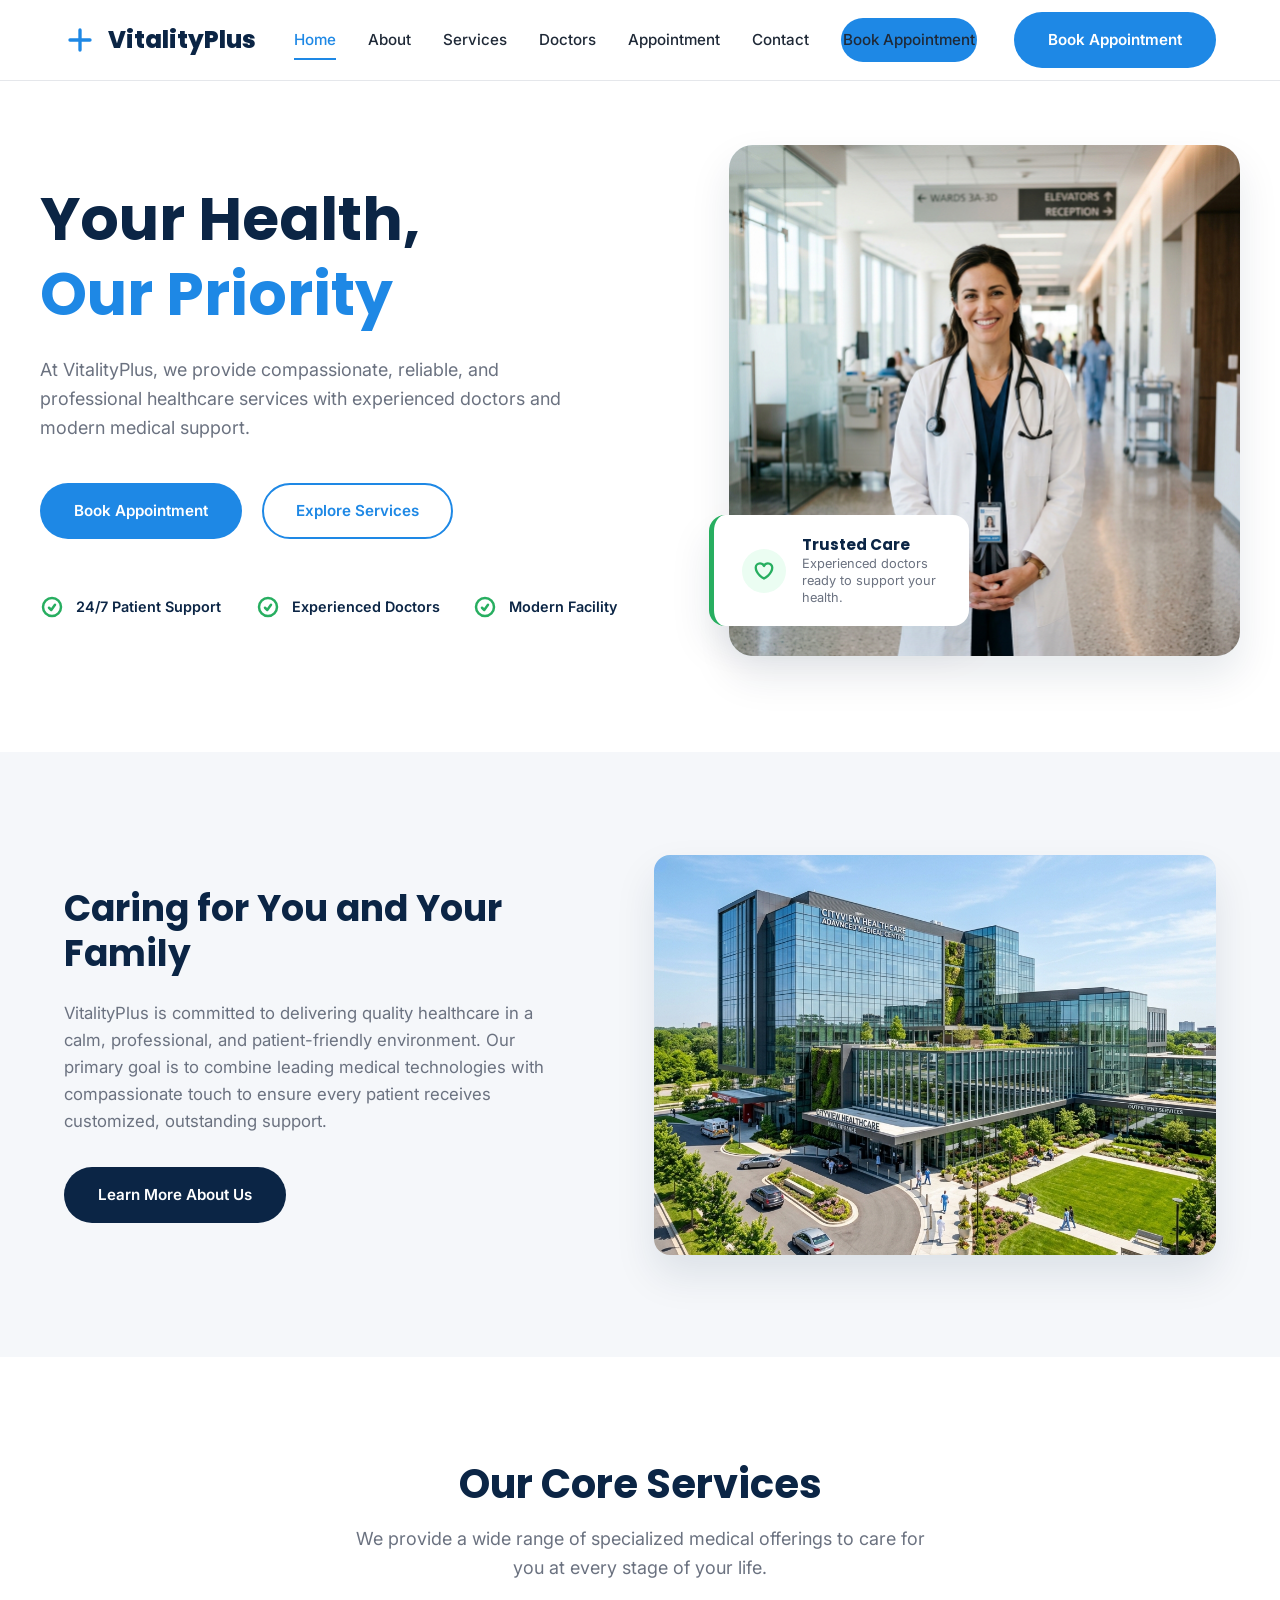
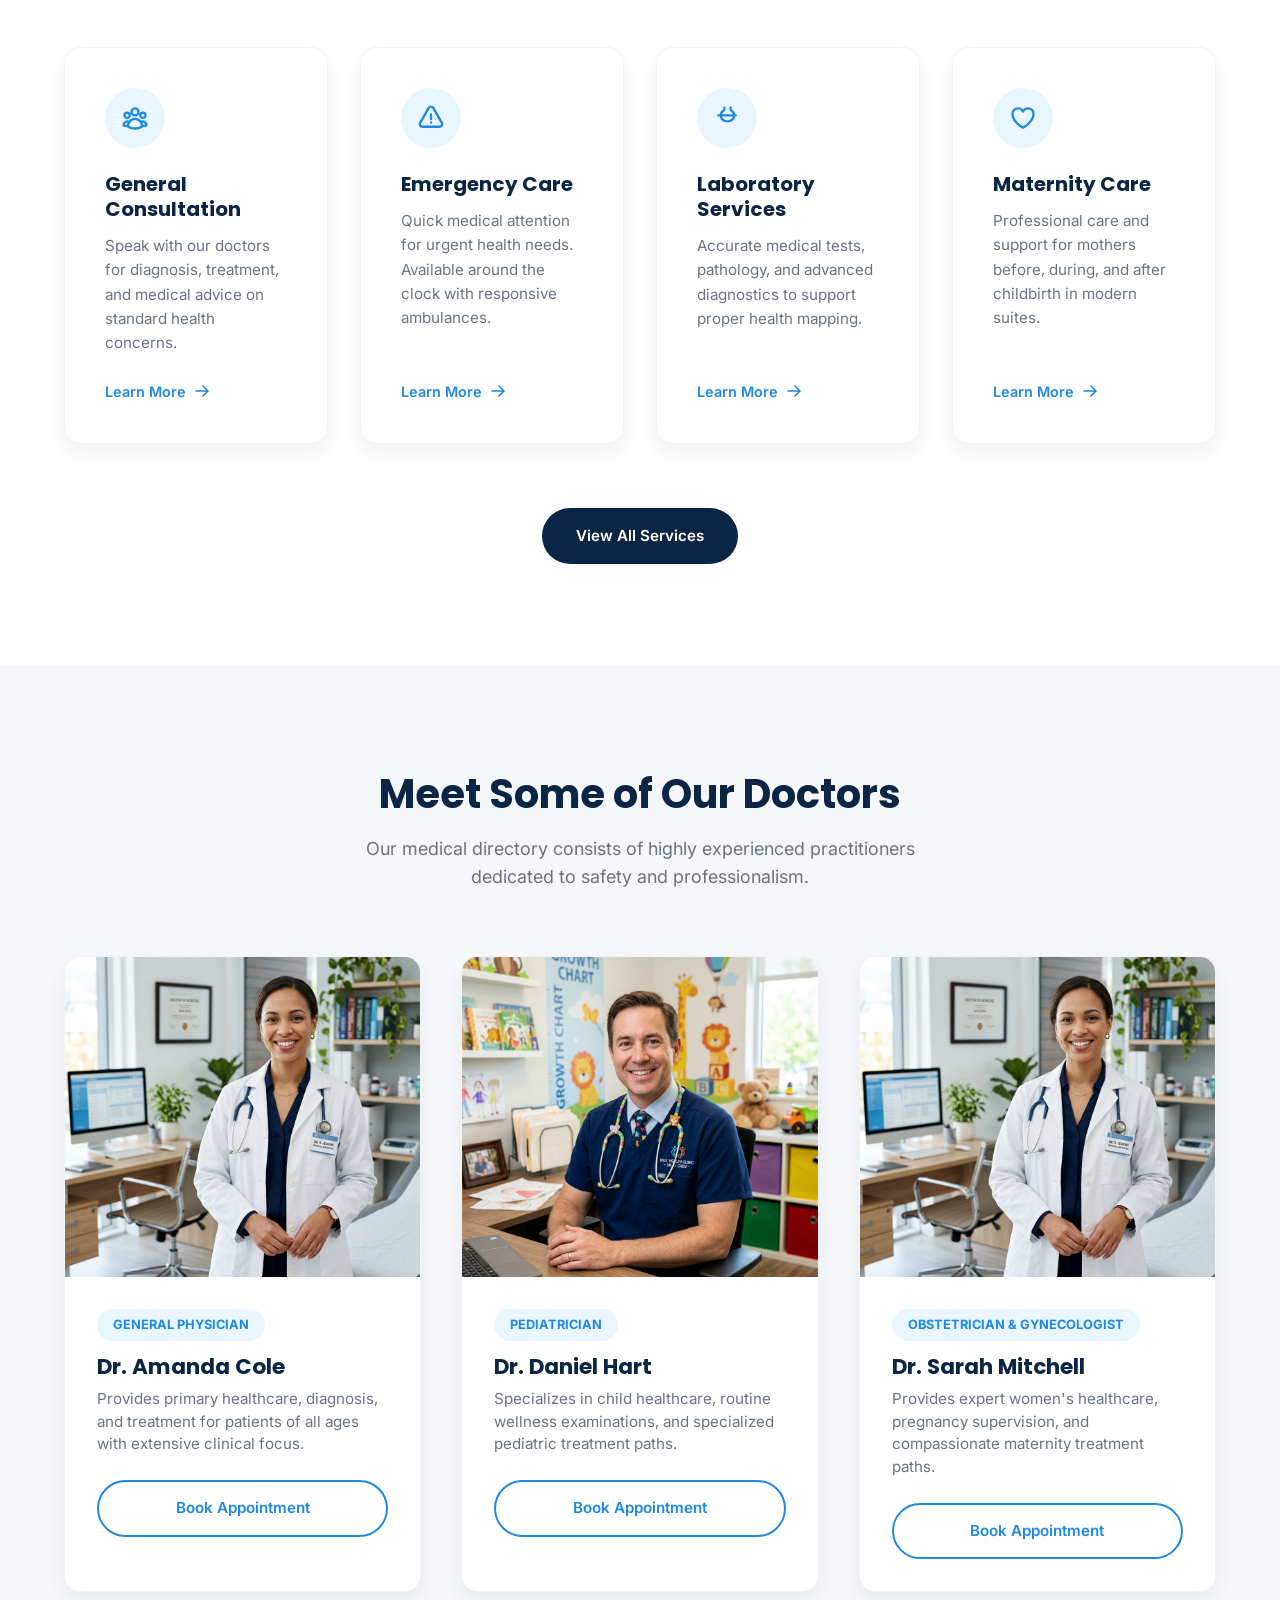
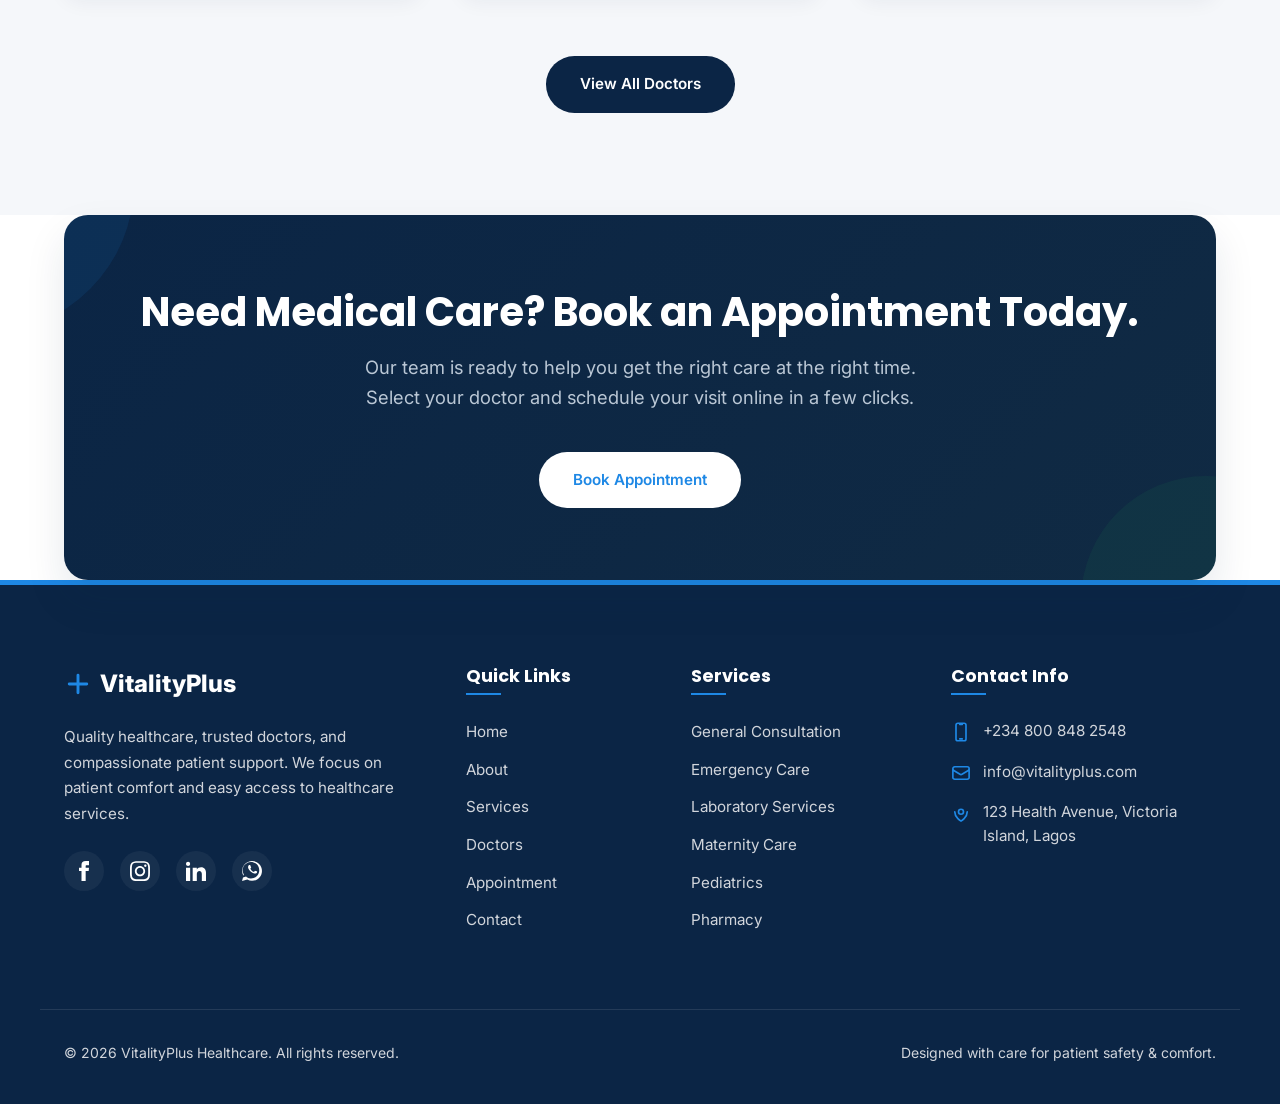
<file: index.html>
<!DOCTYPE html>
<html lang="en">
<head>
  <meta charset="UTF-8">
  <meta name="viewport" content="width=device-width, initial-scale=1.0">
  <title>VitalityPlus - Your Health, Our Priority</title>
  <meta name="description" content="Welcome to VitalityPlus. We provide compassionate, reliable, and professional healthcare services with experienced doctors and modern support.">
  <link rel="stylesheet" href="css/style.css">
</head>
<body>

  <!-- Sticky Header -->
  <header class="header-wrapper">
    <div class="container header-container">
      <a href="index.html" class="logo" id="header-logo">
        <svg xmlns="http://www.w3.org/2000/svg" fill="none" viewBox="0 0 24 24" stroke-width="2.5" stroke="currentColor">
          <path stroke-linecap="round" stroke-linejoin="round" d="M12 4.5v15m7.5-7.5h-15" />
        </svg>
        VitalityPlus
      </a>
      <nav class="nav-links" id="nav-menu">
        <a href="index.html" id="nav-home">Home</a>
        <a href="about.html" id="nav-about">About</a>
        <a href="services.html" id="nav-services">Services</a>
        <a href="doctors.html" id="nav-doctors">Doctors</a>
        <a href="appointment.html" id="nav-appointment">Appointment</a>
        <a href="contact.html" id="nav-contact">Contact</a>
        <a href="appointment.html" class="btn btn-primary btn-mobile" id="btn-nav-mobile">Book Appointment</a>
      </nav>
      <div class="nav-cta">
        <a href="appointment.html" class="btn btn-primary" id="btn-nav-book">Book Appointment</a>
      </div>
      <button class="mobile-nav-toggle" id="mobile-toggle" aria-label="Toggle navigation">
        <svg xmlns="http://www.w3.org/2000/svg" fill="none" viewBox="0 0 24 24" stroke-width="2" stroke="currentColor">
          <path stroke-linecap="round" stroke-linejoin="round" d="M3.75 6.75h16.5M3.75 12h16.5m-16.5 5.25h16.5" />
        </svg>
      </button>
    </div>
  </header>

  <!-- Main Content -->
  <main>
    
    <!-- Hero Section -->
    <section class="container hero-section">
      <div class="hero-left">
        <h1>Your Health,<br><span>Our Priority</span></h1>
        <p>At VitalityPlus, we provide compassionate, reliable, and professional healthcare services with experienced doctors and modern medical support.</p>
        <div class="hero-ctas">
          <a href="appointment.html" class="btn btn-primary" id="hero-btn-book">Book Appointment</a>
          <a href="services.html" class="btn btn-secondary" id="hero-btn-explore">Explore Services</a>
        </div>
        <div class="trust-indicators">
          <div class="trust-item">
            <svg xmlns="http://www.w3.org/2000/svg" fill="none" viewBox="0 0 24 24" stroke-width="2.5" stroke="currentColor">
              <path stroke-linecap="round" stroke-linejoin="round" d="M9 12.75L11.25 15 15 9.75M21 12a9 9 0 11-18 0 9 9 0 0118 0z" />
            </svg>
            <span>24/7 Patient Support</span>
          </div>
          <div class="trust-item">
            <svg xmlns="http://www.w3.org/2000/svg" fill="none" viewBox="0 0 24 24" stroke-width="2.5" stroke="currentColor">
              <path stroke-linecap="round" stroke-linejoin="round" d="M9 12.75L11.25 15 15 9.75M21 12a9 9 0 11-18 0 9 9 0 0118 0z" />
            </svg>
            <span>Experienced Doctors</span>
          </div>
          <div class="trust-item">
            <svg xmlns="http://www.w3.org/2000/svg" fill="none" viewBox="0 0 24 24" stroke-width="2.5" stroke="currentColor">
              <path stroke-linecap="round" stroke-linejoin="round" d="M9 12.75L11.25 15 15 9.75M21 12a9 9 0 11-18 0 9 9 0 0118 0z" />
            </svg>
            <span>Modern Facility</span>
          </div>
        </div>
      </div>
      <div class="hero-right">
        <div class="doctor-image-wrapper">
          <img src="images/hero_doctor.png" alt="Doctor providing professional care at VitalityPlus">
        </div>
        <div class="floating-card">
          <div class="floating-card-icon">
            <svg xmlns="http://www.w3.org/2000/svg" fill="none" viewBox="0 0 24 24" stroke-width="2.5" stroke="currentColor">
              <path stroke-linecap="round" stroke-linejoin="round" d="M21 8.25c0-2.485-2.099-4.5-4.688-4.5-1.935 0-3.597 1.126-4.312 2.733-.715-1.607-2.377-2.733-4.313-2.733C5.1 3.75 3 5.765 3 8.25c0 7.22 9 12 9 12s9-4.78 9-12z" />
            </svg>
          </div>
          <div class="floating-card-text">
            <h5>Trusted Care</h5>
            <p>Experienced doctors ready to support your health.</p>
          </div>
        </div>
      </div>
    </section>

    <!-- Short About Preview Section -->
    <section class="bg-light">
      <div class="container about-preview-grid">
        <div class="about-preview-left">
          <h2>Caring for You and Your Family</h2>
          <p>VitalityPlus is committed to delivering quality healthcare in a calm, professional, and patient-friendly environment. Our primary goal is to combine leading medical technologies with compassionate touch to ensure every patient receives customized, outstanding support.</p>
          <a href="about.html" class="btn btn-navy" id="about-btn-more">Learn More About Us</a>
        </div>
        <div class="about-preview-right">
          <img src="images/about_hospital.png" alt="VitalityPlus modern hospital reception and facilities">
        </div>
      </div>
    </section>

    <!-- Services Preview Section -->
    <section>
      <div class="container">
        <h2>Our Core Services</h2>
        <p class="section-subtitle">We provide a wide range of specialized medical offerings to care for you at every stage of your life.</p>
        
        <div class="services-preview-grid">
          <!-- Card 1 -->
          <div class="card">
            <div class="icon-wrapper">
              <svg xmlns="http://www.w3.org/2000/svg" fill="none" viewBox="0 0 24 24" stroke-width="2" stroke="currentColor">
                <path stroke-linecap="round" stroke-linejoin="round" d="M18 18.72a9.094 9.094 0 003.741-.479 3 3 0 00-4.682-2.72m.94 3.198l.001.031c0 .225-.012.447-.037.666A11.944 11.944 0 0112 21c-2.17 0-4.207-.576-5.963-1.584A6.062 6.062 0 016 18.719m12 0a5.971 5.971 0 00-.941-3.197m0 0A5.995 5.995 0 0012 12.75a5.995 5.995 0 00-5.058 2.772m0 0a3 3 0 00-4.681 2.72 8.986 8.986 0 003.74.477m.94-3.197a5.971 5.971 0 00-.94 3.197M15 6.75a3 3 0 11-6 0 3 3 0 016 0zm6 3a2.25 2.25 0 11-4.5 0 2.25 2.25 0 014.5 0zm-13.5 0a2.25 2.25 0 11-4.5 0 2.25 2.25 0 014.5 0z" />
              </svg>
            </div>
            <h3>General Consultation</h3>
            <p>Speak with our doctors for diagnosis, treatment, and medical advice on standard health concerns.</p>
            <a href="services.html" class="learn-more">Learn More 
              <svg xmlns="http://www.w3.org/2000/svg" fill="none" viewBox="0 0 24 24" stroke-width="2.5" stroke="currentColor">
                <path stroke-linecap="round" stroke-linejoin="round" d="M13.5 4.5L21 12m0 0l-7.5 7.5M21 12H3" />
              </svg>
            </a>
          </div>
          <!-- Card 2 -->
          <div class="card">
            <div class="icon-wrapper">
              <svg xmlns="http://www.w3.org/2000/svg" fill="none" viewBox="0 0 24 24" stroke-width="2" stroke="currentColor">
                <path stroke-linecap="round" stroke-linejoin="round" d="M12 9v3.75m-9.303 3.376c-.866 1.5.217 3.374 1.948 3.374h14.71c1.73 0 2.813-1.874 1.948-3.374L13.949 3.378c-.866-1.5-3.032-1.5-3.898 0L2.697 16.126zM12 15.75h.007v.008H12v-.008z" />
              </svg>
            </div>
            <h3>Emergency Care</h3>
            <p>Quick medical attention for urgent health needs. Available around the clock with responsive ambulances.</p>
            <a href="services.html" class="learn-more">Learn More 
              <svg xmlns="http://www.w3.org/2000/svg" fill="none" viewBox="0 0 24 24" stroke-width="2.5" stroke="currentColor">
                <path stroke-linecap="round" stroke-linejoin="round" d="M13.5 4.5L21 12m0 0l-7.5 7.5M21 12H3" />
              </svg>
            </a>
          </div>
          <!-- Card 3 -->
          <div class="card">
            <div class="icon-wrapper">
              <svg xmlns="http://www.w3.org/2000/svg" fill="none" viewBox="0 0 24 24" stroke-width="2" stroke="currentColor">
                <path stroke-linecap="round" stroke-linejoin="round" d="M9.75 3.104v1.244c0 .597-.338 1.14-.88 1.403a4.5 4.5 0 00-2.247 4.016c0 .193-.016.386-.048.575a6.002 6.002 0 0011.666 0c-.032-.19-.048-.382-.048-.575a4.5 4.5 0 00-2.247-4.016 1.748 1.748 0 01-.88-1.403V3.104M4.5 9.75h15" />
              </svg>
            </div>
            <h3>Laboratory Services</h3>
            <p>Accurate medical tests, pathology, and advanced diagnostics to support proper health mapping.</p>
            <a href="services.html" class="learn-more">Learn More 
              <svg xmlns="http://www.w3.org/2000/svg" fill="none" viewBox="0 0 24 24" stroke-width="2.5" stroke="currentColor">
                <path stroke-linecap="round" stroke-linejoin="round" d="M13.5 4.5L21 12m0 0l-7.5 7.5M21 12H3" />
              </svg>
            </a>
          </div>
          <!-- Card 4 -->
          <div class="card">
            <div class="icon-wrapper">
              <svg xmlns="http://www.w3.org/2000/svg" fill="none" viewBox="0 0 24 24" stroke-width="2" stroke="currentColor">
                <path stroke-linecap="round" stroke-linejoin="round" d="M21 8.25c0-2.485-2.099-4.5-4.688-4.5-1.935 0-3.597 1.126-4.312 2.733-.715-1.607-2.377-2.733-4.313-2.733C5.1 3.75 3 5.765 3 8.25c0 7.22 9 12 9 12s9-4.78 9-12z" />
              </svg>
            </div>
            <h3>Maternity Care</h3>
            <p>Professional care and support for mothers before, during, and after childbirth in modern suites.</p>
            <a href="services.html" class="learn-more">Learn More 
              <svg xmlns="http://www.w3.org/2000/svg" fill="none" viewBox="0 0 24 24" stroke-width="2.5" stroke="currentColor">
                <path stroke-linecap="round" stroke-linejoin="round" d="M13.5 4.5L21 12m0 0l-7.5 7.5M21 12H3" />
              </svg>
            </a>
          </div>
        </div>

        <div class="grid-button-wrapper">
          <a href="services.html" class="btn btn-navy" id="services-btn-all">View All Services</a>
        </div>
      </div>
    </section>

    <!-- Doctors Preview Section -->
    <section class="bg-light">
      <div class="container">
        <h2>Meet Some of Our Doctors</h2>
        <p class="section-subtitle">Our medical directory consists of highly experienced practitioners dedicated to safety and professionalism.</p>

        <div class="doctors-preview-grid">
          <!-- Doctor 1 -->
          <div class="doctor-card">
            <div class="doctor-img-container">
              <img src="images/doc_amanda.png" alt="Portrait of Dr. Amanda Cole">
            </div>
            <div class="doctor-info">
              <span class="doctor-specialty">General Physician</span>
              <h3>Dr. Amanda Cole</h3>
              <p>Provides primary healthcare, diagnosis, and treatment for patients of all ages with extensive clinical focus.</p>
              <a href="appointment.html" class="btn btn-secondary">Book Appointment</a>
            </div>
          </div>
          <!-- Doctor 2 -->
          <div class="doctor-card">
            <div class="doctor-img-container">
              <img src="images/doc_daniel.png" alt="Portrait of Dr. Daniel Hart">
            </div>
            <div class="doctor-info">
              <span class="doctor-specialty">Pediatrician</span>
              <h3>Dr. Daniel Hart</h3>
              <p>Specializes in child healthcare, routine wellness examinations, and specialized pediatric treatment paths.</p>
              <a href="appointment.html" class="btn btn-secondary">Book Appointment</a>
            </div>
          </div>
          <!-- Doctor 3 -->
          <div class="doctor-card">
            <div class="doctor-img-container">
              <img src="images/doc_sarah.png" alt="Portrait of Dr. Sarah Mitchell">
            </div>
            <div class="doctor-info">
              <span class="doctor-specialty">Obstetrician & Gynecologist</span>
              <h3>Dr. Sarah Mitchell</h3>
              <p>Provides expert women's healthcare, pregnancy supervision, and compassionate maternity treatment paths.</p>
              <a href="appointment.html" class="btn btn-secondary">Book Appointment</a>
            </div>
          </div>
        </div>

        <div class="grid-button-wrapper">
          <a href="doctors.html" class="btn btn-navy" id="doctors-btn-all">View All Doctors</a>
        </div>
      </div>
    </section>

    <!-- Appointment CTA Banner Section -->
    <section class="container">
      <div class="appointment-cta-banner">
        <h2>Need Medical Care? Book an Appointment Today.</h2>
        <p>Our team is ready to help you get the right care at the right time. Select your doctor and schedule your visit online in a few clicks.</p>
        <a href="appointment.html" class="btn btn-green btn-white" id="cta-btn-book">Book Appointment</a>
      </div>
    </section>

  </main>

  <!-- Footer -->
  <footer>
    <div class="container footer-grid">
      <div class="footer-col footer-about">
        <a href="index.html" class="footer-logo">
          <svg xmlns="http://www.w3.org/2000/svg" fill="none" viewBox="0 0 24 24" stroke-width="2.5" stroke="currentColor">
            <path stroke-linecap="round" stroke-linejoin="round" d="M12 4.5v15m7.5-7.5h-15" />
          </svg>
          VitalityPlus
        </a>
        <p>Quality healthcare, trusted doctors, and compassionate patient support. We focus on patient comfort and easy access to healthcare services.</p>
        <div class="social-links">
          <a href="#" aria-label="Facebook">
            <svg xmlns="http://www.w3.org/2000/svg" fill="currentColor" viewBox="0 0 24 24"><path d="M9 8h-3v4h3v12h5v-12h3.642l.358-4h-4v-1.667c0-.955.192-1.333 1.115-1.333h2.885v-5h-3.808c-3.596 0-5.192 1.583-5.192 4.615v3.385z"/></svg>
          </a>
          <a href="#" aria-label="Instagram">
            <svg xmlns="http://www.w3.org/2000/svg" fill="currentColor" viewBox="0 0 24 24"><path d="M12 2.163c3.204 0 3.584.012 4.85.07 3.252.148 4.771 1.691 4.919 4.919.058 1.265.069 1.645.069 4.849 0 3.205-.012 3.584-.069 4.849-.149 3.225-1.664 4.771-4.919 4.919-1.266.058-1.644.07-4.85.07-3.204 0-3.584-.012-4.849-.07-3.26-.149-4.771-1.699-4.919-4.92-.058-1.265-.07-1.644-.07-4.849 0-3.204.013-3.583.07-4.849.149-3.227 1.664-4.771 4.919-4.919 1.266-.057 1.645-.069 4.849-.069zm0-2c-3.259 0-3.667.014-4.947.072-4.358.2-6.78 2.618-6.98 6.98-.059 1.281-.073 1.689-.073 4.948 0 3.259.014 3.668.072 4.948.2 4.358 2.618 6.78 6.98 6.98 1.281.058 1.689.072 4.948.072 3.259 0 3.668-.014 4.948-.072 4.354-.2 6.782-2.618 6.979-6.98.059-1.28.073-1.689.073-4.948 0-3.259-.014-3.667-.072-4.947-.196-4.354-2.617-6.78-6.979-6.98-1.281-.059-1.69-.073-4.949-.073zm0 5.838c-3.403 0-6.162 2.759-6.162 6.162s2.759 6.163 6.162 6.163 6.162-2.759 6.162-6.163c0-3.403-2.759-6.162-6.162-6.162zm0 10.162c-2.209 0-4-1.79-4-4 0-2.209 1.791-4 4-4s4 1.791 4 4c0 2.21-1.791 4-4 4zm6.406-11.845c-.796 0-1.441.645-1.441 1.44s.645 1.44 1.441 1.44c.795 0 1.439-.645 1.439-1.44s-.644-1.44-1.439-1.44z"/></svg>
          </a>
          <a href="#" aria-label="LinkedIn">
            <svg xmlns="http://www.w3.org/2000/svg" fill="currentColor" viewBox="0 0 24 24"><path d="M4.98 3.5c0 1.381-1.11 2.5-2.48 2.5s-2.48-1.119-2.48-2.5c0-1.38 1.11-2.5 2.48-2.5s2.48 1.12 2.48 2.5zm.02 4.5h-5v16h5v-16zm7.982 0h-4.968v16h4.969v-8.399c0-4.67 6.029-5.052 6.029 0v8.399h4.988v-10.131c0-7.88-8.922-7.593-11.018-3.714v-2.155z"/></svg>
          </a>
          <a href="#" aria-label="WhatsApp">
            <svg xmlns="http://www.w3.org/2000/svg" fill="currentColor" viewBox="0 0 24 24"><path d="M.057 24l1.687-6.163c-1.041-1.804-1.588-3.849-1.587-5.946.003-6.559 5.338-11.894 11.893-11.894 3.186.001 6.177 1.24 8.427 3.491 2.249 2.252 3.487 5.244 3.486 8.428-.003 6.557-5.338 11.892-11.893 11.892-2.01-.001-3.996-.51-5.742-1.478l-6.271 1.662zm5.727-4.545c1.658.984 3.284 1.503 4.968 1.504 5.485 0 9.948-4.463 9.95-9.95.001-2.658-1.034-5.156-2.916-7.039-1.881-1.883-4.38-2.918-7.04-2.919-5.486 0-9.949 4.464-9.95 9.951-.001 1.787.476 3.528 1.381 5.06l-.994 3.633 3.72-.976zm11.974-6.84c-.27-.135-1.594-.786-1.841-.876-.248-.09-.427-.135-.607.135-.179.27-.697.876-.854 1.057-.158.18-.315.202-.585.067-.27-.135-1.139-.42-2.17-1.34-1.01-.902-1.393-2.016-1.573-2.321-.18-.305-.02-.47.115-.604.122-.121.27-.315.405-.472.135-.157.179-.27.27-.45.09-.18.045-.337-.022-.472-.068-.135-.607-1.462-.832-2.002-.22-.53-.443-.457-.607-.466-.157-.008-.337-.009-.517-.009-.18 0-.472.067-.72.337-.247.27-.945.922-.945 2.249 0 1.327.967 2.61 1.102 2.79.135.18 1.902 2.904 4.6 4.07 2.698 1.167 2.698.777 3.193.732.495-.045 1.594-.652 1.819-1.282.224-.63.224-1.17.156-1.282-.067-.112-.247-.202-.517-.337z"/></svg>
          </a>
        </div>
      </div>
      <div class="footer-col footer-links">
        <h4>Quick Links</h4>
        <ul>
          <li><a href="index.html">Home</a></li>
          <li><a href="about.html">About</a></li>
          <li><a href="services.html">Services</a></li>
          <li><a href="doctors.html">Doctors</a></li>
          <li><a href="appointment.html">Appointment</a></li>
          <li><a href="contact.html">Contact</a></li>
        </ul>
      </div>
      <div class="footer-col footer-links">
        <h4>Services</h4>
        <ul>
          <li><a href="services.html">General Consultation</a></li>
          <li><a href="services.html">Emergency Care</a></li>
          <li><a href="services.html">Laboratory Services</a></li>
          <li><a href="services.html">Maternity Care</a></li>
          <li><a href="services.html">Pediatrics</a></li>
          <li><a href="services.html">Pharmacy</a></li>
        </ul>
      </div>
      <div class="footer-col footer-contact">
        <h4>Contact Info</h4>
        <ul>
          <li>
            <svg xmlns="http://www.w3.org/2000/svg" fill="none" viewBox="0 0 24 24" stroke-width="2" stroke="currentColor">
              <path stroke-linecap="round" stroke-linejoin="round" d="M10.5 1.5H8.25A2.25 2.25 0 0 0 6 3.75v16.5a2.25 2.25 0 0 0 2.25 2.25h7.5A2.25 2.25 0 0 0 18 20.25V3.75a2.25 2.25 0 0 0-2.25-2.25H13.5m-3 0V3h3V1.5m-3 0h3m-3 18.75h3" />
            </svg>
            +234 800 848 2548
          </li>
          <li>
            <svg xmlns="http://www.w3.org/2000/svg" fill="none" viewBox="0 0 24 24" stroke-width="2" stroke="currentColor">
              <path stroke-linecap="round" stroke-linejoin="round" d="M21.75 6.75v10.5a2.25 2.25 0 0 1-2.25 2.25h-15a2.25 2.25 0 0 1-2.25-2.25V6.75m19.5 0A2.25 2.25 0 0 0 19.5 4.5h-15a2.25 2.25 0 0 0-2.25 2.25m19.5 0v.243a2.25 2.25 0 0 1-1.07 1.916l-7.5 4.615a2.25 2.25 0 0 1-2.36 0L3.32 8.91a2.25 2.25 0 0 1-1.07-1.916V6.75" />
            </svg>
            info@vitalityplus.com
          </li>
          <li>
            <svg xmlns="http://www.w3.org/2000/svg" fill="none" viewBox="0 0 24 24" stroke-width="2" stroke="currentColor">
              <path stroke-linecap="round" stroke-linejoin="round" d="M15 10.5a3 3 0 1 1-6 0 3 3 0 0 1 6 0Z" />
              <path stroke-linecap="round" stroke-linejoin="round" d="M19.5 10.5c0 7.142-7.5 11.25-7.5 11.25s-7.5-4.108-7.5-11.25" />
            </svg>
            123 Health Avenue, Victoria Island, Lagos
          </li>
        </ul>
      </div>
    </div>
    <div class="container footer-bottom">
      <p>&copy; 2026 VitalityPlus Healthcare. All rights reserved.</p>
      <p>Designed with care for patient safety & comfort.</p>
    </div>
  </footer>

  <script src="js/main.js"></script>
</body>
</html>
</file>
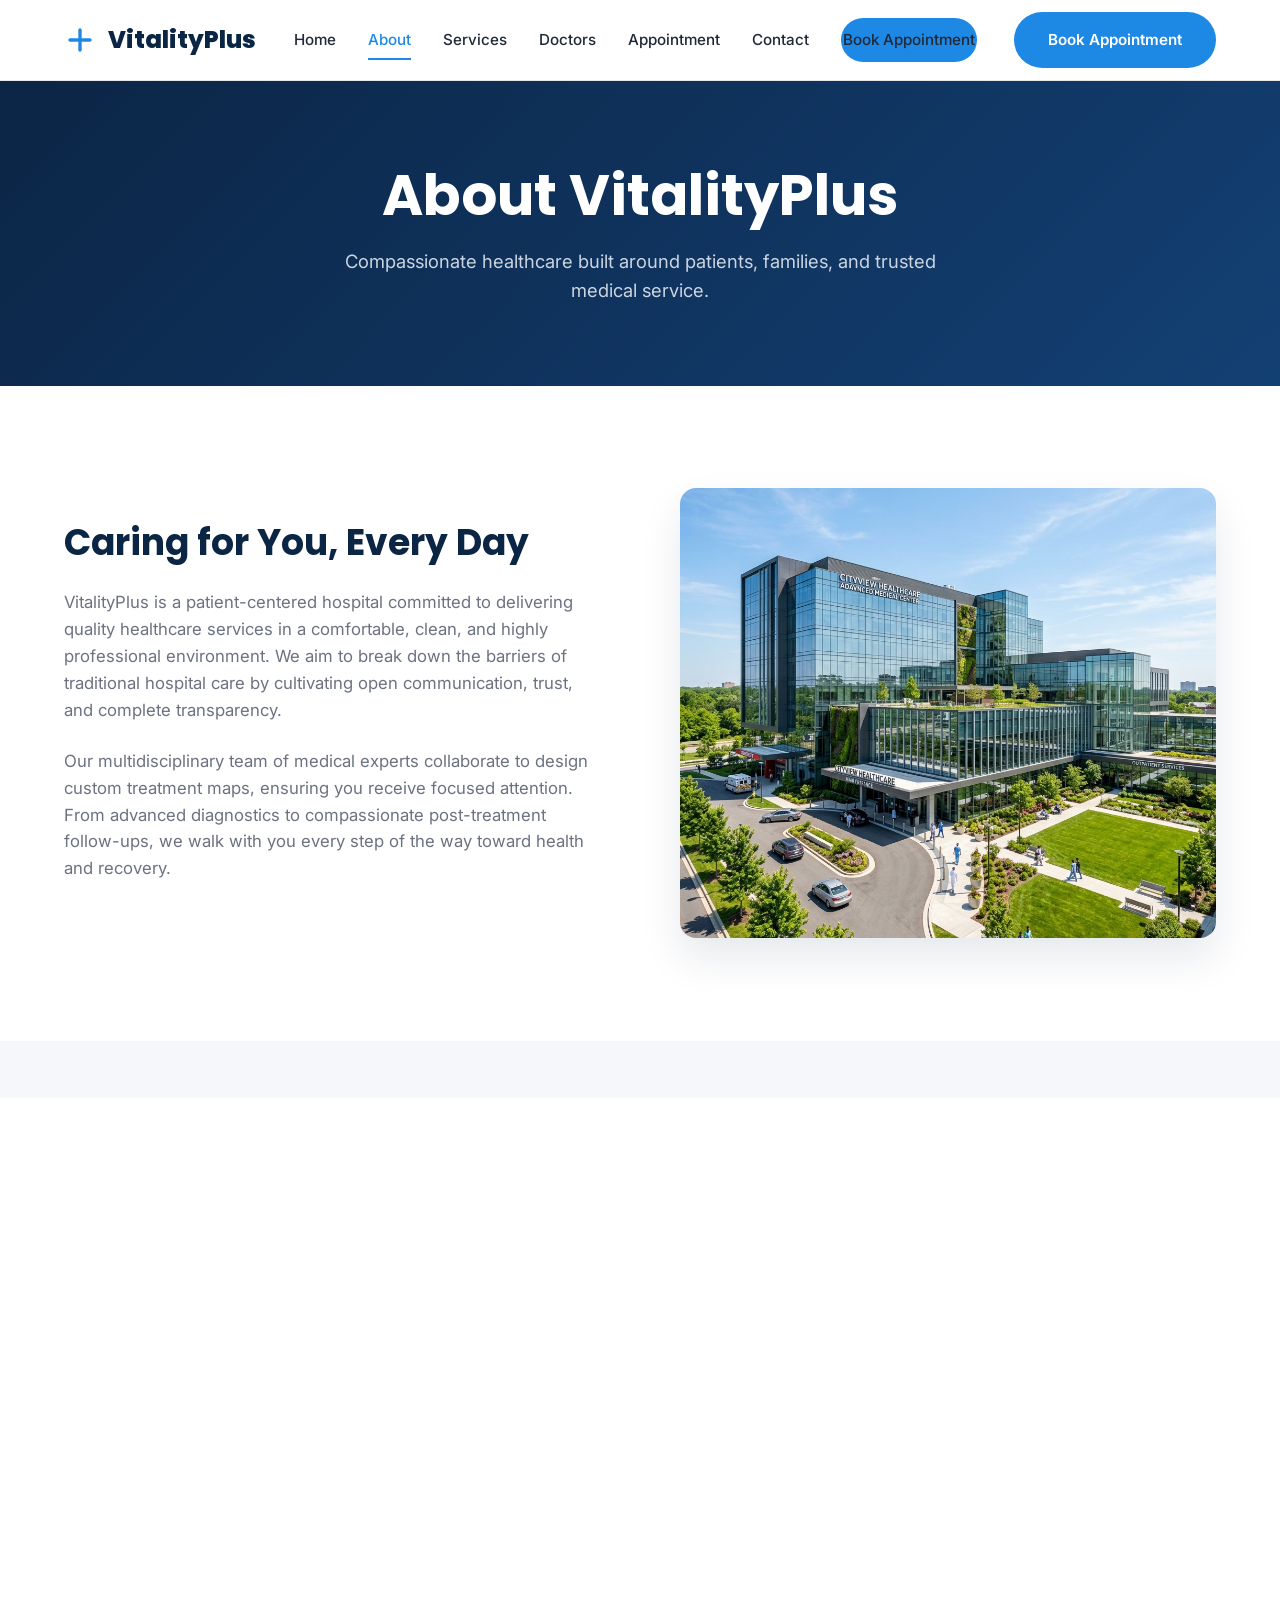
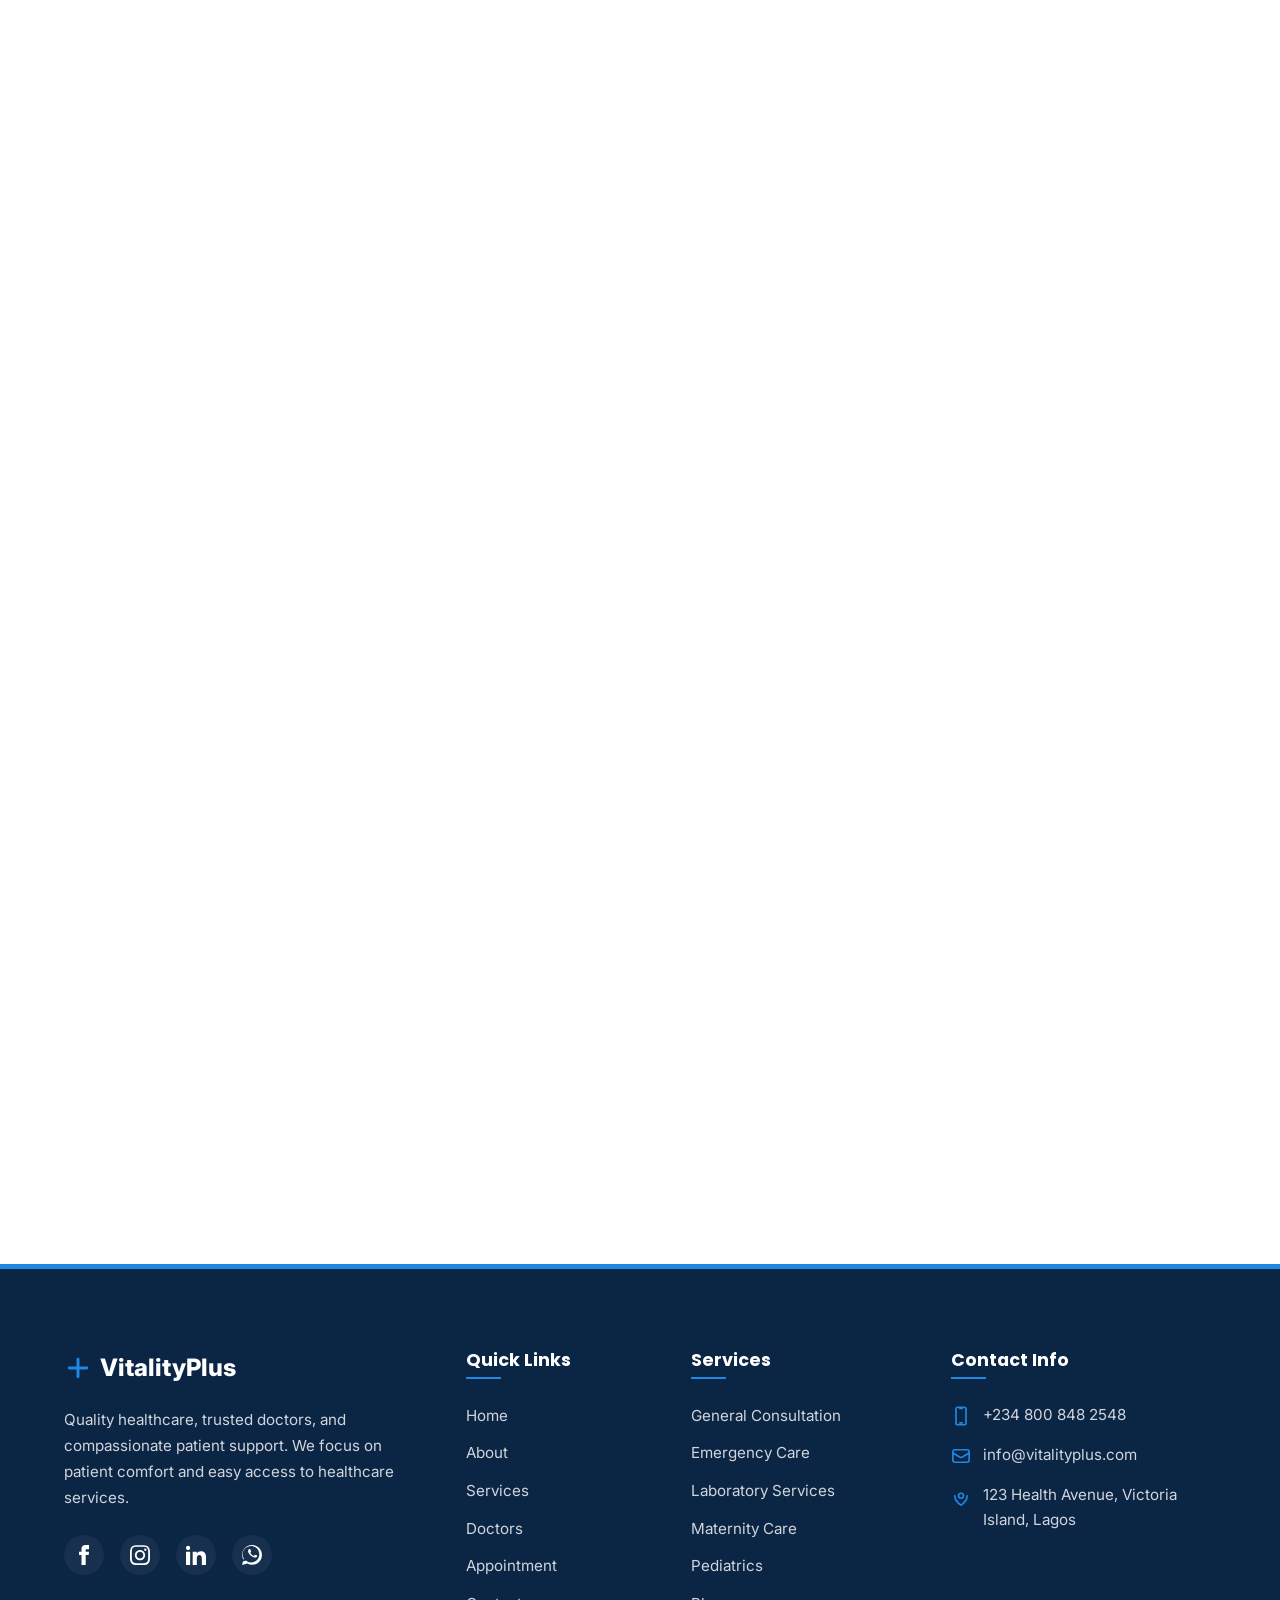
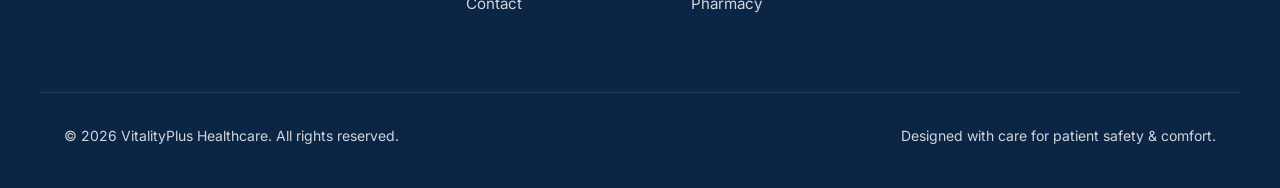
<file: about.html>
<!DOCTYPE html>
<html lang="en">
<head>
  <meta charset="UTF-8">
  <meta name="viewport" content="width=device-width, initial-scale=1.0">
  <title>About Us - VitalityPlus</title>
  <meta name="description" content="Learn more about VitalityPlus. Discover our mission, vision, core values, and why individuals and families trust us for their healthcare needs.">
  <link rel="stylesheet" href="css/style.css">
</head>
<body>

  <!-- Sticky Header -->
  <header class="header-wrapper">
    <div class="container header-container">
      <a href="index.html" class="logo">
        <svg xmlns="http://www.w3.org/2000/svg" fill="none" viewBox="0 0 24 24" stroke-width="2.5" stroke="currentColor">
          <path stroke-linecap="round" stroke-linejoin="round" d="M12 4.5v15m7.5-7.5h-15" />
        </svg>
        VitalityPlus
      </a>
      <nav class="nav-links" id="nav-menu">
        <a href="index.html">Home</a>
        <a href="about.html">About</a>
        <a href="services.html">Services</a>
        <a href="doctors.html">Doctors</a>
        <a href="appointment.html">Appointment</a>
        <a href="contact.html">Contact</a>
        <a href="appointment.html" class="btn btn-primary btn-mobile">Book Appointment</a>
      </nav>
      <div class="nav-cta">
        <a href="appointment.html" class="btn btn-primary">Book Appointment</a>
      </div>
      <button class="mobile-nav-toggle" id="mobile-toggle" aria-label="Toggle navigation">
        <svg xmlns="http://www.w3.org/2000/svg" fill="none" viewBox="0 0 24 24" stroke-width="2" stroke="currentColor">
          <path stroke-linecap="round" stroke-linejoin="round" d="M3.75 6.75h16.5M3.75 12h16.5m-16.5 5.25h16.5" />
        </svg>
      </button>
    </div>
  </header>

  <!-- Main Content -->
  <main>
    
    <!-- About Hero -->
    <section class="page-hero">
      <div class="container">
        <h1>About VitalityPlus</h1>
        <p>Compassionate healthcare built around patients, families, and trusted medical service.</p>
      </div>
    </section>

    <!-- Main About Section -->
    <section>
      <div class="container about-main-grid">
        <div class="about-main-left">
          <h2>Caring for You, Every Day</h2>
          <p>VitalityPlus is a patient-centered hospital committed to delivering quality healthcare services in a comfortable, clean, and highly professional environment. We aim to break down the barriers of traditional hospital care by cultivating open communication, trust, and complete transparency.</p>
          <p>Our multidisciplinary team of medical experts collaborate to design custom treatment maps, ensuring you receive focused attention. From advanced diagnostics to compassionate post-treatment follow-ups, we walk with you every step of the way toward health and recovery.</p>
        </div>
        <div class="about-main-right">
          <img src="images/about_hospital.png" alt="Interior of modern hospital lobby at VitalityPlus">
        </div>
      </div>
    </section>

    <!-- Mission, Vision, Values Section -->
    <section class="bg-light">
      <div class="container">
        <h2 style="margin-bottom: 4rem;">Our Core Foundation</h2>
        
        <div class="mvv-grid">
          <!-- Mission -->
          <div class="card mvv-card">
            <div class="icon-wrapper">
              <svg xmlns="http://www.w3.org/2000/svg" fill="none" viewBox="0 0 24 24" stroke-width="2" stroke="currentColor">
                <path stroke-linecap="round" stroke-linejoin="round" d="M15.59 14.37a6 6 0 01-5.84 7.38v-4.8m5.84-2.58a14.98 14.98 0 006.16-12.12A14.98 14.98 0 009.64 8.37m6.16 3.42A14.98 14.98 0 019.64 8.37m0 0A14.98 14.98 0 003.48 20.5a14.98 14.98 0 009.64-12.13z" />
              </svg>
            </div>
            <h3>Our Mission</h3>
            <p>To provide accessible, reliable, and compassionate healthcare services to individuals and families, supporting wellness in our community.</p>
          </div>

          <!-- Vision -->
          <div class="card mvv-card">
            <div class="icon-wrapper">
              <svg xmlns="http://www.w3.org/2000/svg" fill="none" viewBox="0 0 24 24" stroke-width="2" stroke="currentColor">
                <path stroke-linecap="round" stroke-linejoin="round" d="M2.036 12.322a1.012 1.012 0 010-.639C3.423 7.51 7.36 4.5 12 4.5c4.638 0 8.573 3.007 9.963 7.178.07.207.07.431 0 .639C20.577 16.49 16.64 19.5 12 19.5c-4.638 0-8.573-3.007-9.963-7.178z" />
                <path stroke-linecap="round" stroke-linejoin="round" d="M15 12a3 3 0 11-6 0 3 3 0 016 0z" />
              </svg>
            </div>
            <h3>Our Vision</h3>
            <p>To become a trusted healthcare center known for excellent medical care, breakthrough patient satisfaction, and supportive clinical values.</p>
          </div>

          <!-- Values -->
          <div class="card mvv-card">
            <div class="icon-wrapper">
              <svg xmlns="http://www.w3.org/2000/svg" fill="none" viewBox="0 0 24 24" stroke-width="2" stroke="currentColor">
                <path stroke-linecap="round" stroke-linejoin="round" d="M9 12.75L11.25 15 15 9.75M21 12c0 1.268-.63 2.39-1.593 3.068a3.745 3.745 0 01-1.043 3.296 3.745 3.745 0 01-3.296 1.043A3.745 3.745 0 0112 21c-1.268 0-2.39-.63-3.068-1.593a3.746 3.746 0 01-3.296-1.043 3.745 3.745 0 01-1.043-3.296A3.745 3.745 0 013 12c0-1.268.63-2.39 1.593-3.068a3.745 3.745 0 011.043-3.296 3.746 3.746 0 013.296-1.043A3.746 3.746 0 0112 3c1.268 0 2.39.63 3.068 1.593a3.746 3.746 0 013.296 1.043 3.746 3.746 0 011.043 3.296A3.745 3.745 0 0121 12z" />
              </svg>
            </div>
            <h3>Our Values</h3>
            <ul class="values-list">
              <li>
                <svg xmlns="http://www.w3.org/2000/svg" viewBox="0 0 20 20" fill="currentColor"><path fill-rule="evenodd" d="M16.704 4.153a.75.75 0 01.143 1.052l-8 10.5a.75.75 0 01-1.127.075l-4.5-4.5a.75.75 0 011.06-1.06l3.894 3.893 7.48-9.817a.75.75 0 011.05-.143z" clip-rule="evenodd" /></svg>
                Compassion
              </li>
              <li>
                <svg xmlns="http://www.w3.org/2000/svg" viewBox="0 0 20 20" fill="currentColor"><path fill-rule="evenodd" d="M16.704 4.153a.75.75 0 01.143 1.052l-8 10.5a.75.75 0 01-1.127.075l-4.5-4.5a.75.75 0 011.06-1.06l3.894 3.893 7.48-9.817a.75.75 0 011.05-.143z" clip-rule="evenodd" /></svg>
                Professionalism
              </li>
              <li>
                <svg xmlns="http://www.w3.org/2000/svg" viewBox="0 0 20 20" fill="currentColor"><path fill-rule="evenodd" d="M16.704 4.153a.75.75 0 01.143 1.052l-8 10.5a.75.75 0 01-1.127.075l-4.5-4.5a.75.75 0 011.06-1.06l3.894 3.893 7.48-9.817a.75.75 0 011.05-.143z" clip-rule="evenodd" /></svg>
                Trust
              </li>
              <li>
                <svg xmlns="http://www.w3.org/2000/svg" viewBox="0 0 20 20" fill="currentColor"><path fill-rule="evenodd" d="M16.704 4.153a.75.75 0 01.143 1.052l-8 10.5a.75.75 0 01-1.127.075l-4.5-4.5a.75.75 0 011.06-1.06l3.894 3.893 7.48-9.817a.75.75 0 011.05-.143z" clip-rule="evenodd" /></svg>
                Excellence
              </li>
              <li>
                <svg xmlns="http://www.w3.org/2000/svg" viewBox="0 0 20 20" fill="currentColor"><path fill-rule="evenodd" d="M16.704 4.153a.75.75 0 01.143 1.052l-8 10.5a.75.75 0 01-1.127.075l-4.5-4.5a.75.75 0 011.06-1.06l3.894 3.893 7.48-9.817a.75.75 0 011.05-.143z" clip-rule="evenodd" /></svg>
                Patient Safety
              </li>
            </ul>
          </div>
        </div>
      </div>
    </section>

    <!-- Why Choose Us Section -->
    <section>
      <div class="container">
        <h2>Why Choose Us?</h2>
        <p class="section-subtitle">We go beyond traditional clinical tasks to provide high-caliber care designed around human needs.</p>

        <div class="benefits-grid">
          <!-- Benefit 1 -->
          <div class="benefit-card">
            <div class="benefit-icon">
              <svg xmlns="http://www.w3.org/2000/svg" fill="none" viewBox="0 0 24 24" stroke-width="2" stroke="currentColor">
                <path stroke-linecap="round" stroke-linejoin="round" d="M18 18.72a9.094 9.094 0 003.741-.479 3 3 0 00-4.682-2.72m.94 3.198l.001.031c0 .225-.012.447-.037.666A11.944 11.944 0 0112 21c-2.17 0-4.207-.576-5.963-1.584A6.062 6.062 0 016 18.719m12 0a5.971 5.971 0 00-.941-3.197m0 0A5.995 5.995 0 0012 12.75a5.995 5.995 0 00-5.058 2.772m0 0a3 3 0 00-4.681 2.72 8.986 8.986 0 003.74.477m.94-3.197a5.971 5.971 0 00-.94 3.197M15 6.75a3 3 0 11-6 0 3 3 0 016 0z" />
              </svg>
            </div>
            <div class="benefit-content">
              <h3>Experienced Doctors</h3>
              <p>Skilled and dedicated medical professionals committed to your well-being.</p>
            </div>
          </div>
          <!-- Benefit 2 -->
          <div class="benefit-card">
            <div class="benefit-icon">
              <svg xmlns="http://www.w3.org/2000/svg" fill="none" viewBox="0 0 24 24" stroke-width="2" stroke="currentColor">
                <path stroke-linecap="round" stroke-linejoin="round" d="M8.25 21v-4.875c0-.621.504-1.125 1.125-1.125h5.25c.621 0 1.125.504 1.125 1.125V21m0 0h4.5V3.545M12.75 21h7.5V10.75M2.25 21h1.5m18 0h-18M2.25 9l4.5-1.636M18.75 3l-1.5.545m0 6.205l3 1m1.5-1.5l-3-1m-3.182-3.182a4.5 4.5 0 11-6.364 0M12 2.25V4.5m0 0v2.25" />
              </svg>
            </div>
            <div class="benefit-content">
              <h3>Modern Facility</h3>
              <p>We use advanced equipment and comfortable facilities for the best care.</p>
            </div>
          </div>
          <!-- Benefit 3 -->
          <div class="benefit-card">
            <div class="benefit-icon">
              <svg xmlns="http://www.w3.org/2000/svg" fill="none" viewBox="0 0 24 24" stroke-width="2" stroke="currentColor">
                <path stroke-linecap="round" stroke-linejoin="round" d="M12 6v6h4.5m4.5 0a9 9 0 11-18 0 9 9 0 0118 0z" />
              </svg>
            </div>
            <div class="benefit-content">
              <h3>Fast Response</h3>
              <p>We prioritize timely care and quick attention to your health needs.</p>
            </div>
          </div>
          <!-- Benefit 4 -->
          <div class="benefit-card">
            <div class="benefit-icon">
              <svg xmlns="http://www.w3.org/2000/svg" fill="none" viewBox="0 0 24 24" stroke-width="2" stroke="currentColor">
                <path stroke-linecap="round" stroke-linejoin="round" d="M21 8.25c0-2.485-2.099-4.5-4.688-4.5-1.935 0-3.597 1.126-4.312 2.733-.715-1.607-2.377-2.733-4.313-2.733C5.1 3.75 3 5.765 3 8.25c0 7.22 9 12 9 12s9-4.78 9-12z" />
              </svg>
            </div>
            <div class="benefit-content">
              <h3>Compassionate Care</h3>
              <p>Every patient is treated with respect, attention, and genuine concern.</p>
            </div>
          </div>
        </div>
      </div>
    </section>

    <!-- Hospital Image Section (Gallery Frame) -->
    <section class="gallery-section">
      <div class="gallery-container">
        <img src="images/about_hospital.png" alt="Panoramic view of VitalityPlus Modern Hospital Building and Lawns">
      </div>
    </section>

  </main>

  <!-- Footer -->
  <footer>
    <div class="container footer-grid">
      <div class="footer-col footer-about">
        <a href="index.html" class="footer-logo">
          <svg xmlns="http://www.w3.org/2000/svg" fill="none" viewBox="0 0 24 24" stroke-width="2.5" stroke="currentColor">
            <path stroke-linecap="round" stroke-linejoin="round" d="M12 4.5v15m7.5-7.5h-15" />
          </svg>
          VitalityPlus
        </a>
        <p>Quality healthcare, trusted doctors, and compassionate patient support. We focus on patient comfort and easy access to healthcare services.</p>
        <div class="social-links">
          <a href="#" aria-label="Facebook">
            <svg xmlns="http://www.w3.org/2000/svg" fill="currentColor" viewBox="0 0 24 24"><path d="M9 8h-3v4h3v12h5v-12h3.642l.358-4h-4v-1.667c0-.955.192-1.333 1.115-1.333h2.885v-5h-3.808c-3.596 0-5.192 1.583-5.192 4.615v3.385z"/></svg>
          </a>
          <a href="#" aria-label="Instagram">
            <svg xmlns="http://www.w3.org/2000/svg" fill="currentColor" viewBox="0 0 24 24"><path d="M12 2.163c3.204 0 3.584.012 4.85.07 3.252.148 4.771 1.691 4.919 4.919.058 1.265.069 1.645.069 4.849 0 3.205-.012 3.584-.069 4.849-.149 3.225-1.664 4.771-4.919 4.919-1.266.058-1.644.07-4.85.07-3.204 0-3.584-.012-4.849-.07-3.26-.149-4.771-1.699-4.919-4.92-.058-1.265-.07-1.644-.07-4.849 0-3.204.013-3.583.07-4.849.149-3.227 1.664-4.771 4.919-4.919 1.266-.057 1.645-.069 4.849-.069zm0-2c-3.259 0-3.667.014-4.947.072-4.358.2-6.78 2.618-6.98 6.98-.059 1.281-.073 1.689-.073 4.948 0 3.259.014 3.668.072 4.948.2 4.358 2.618 6.78 6.98 6.98 1.281.058 1.689.072 4.948.072 3.259 0 3.668-.014 4.948-.072 4.354-.2 6.782-2.618 6.979-6.98.059-1.28.073-1.689.073-4.948 0-3.259-.014-3.667-.072-4.947-.196-4.354-2.617-6.78-6.979-6.98-1.281-.059-1.69-.073-4.949-.073zm0 5.838c-3.403 0-6.162 2.759-6.162 6.162s2.759 6.163 6.162 6.163 6.162-2.759 6.162-6.163c0-3.403-2.759-6.162-6.162-6.162zm0 10.162c-2.209 0-4-1.79-4-4 0-2.209 1.791-4 4-4s4 1.791 4 4c0 2.21-1.791 4-4 4zm6.406-11.845c-.796 0-1.441.645-1.441 1.44s.645 1.44 1.441 1.44c.795 0 1.439-.645 1.439-1.44s-.644-1.44-1.439-1.44z"/></svg>
          </a>
          <a href="#" aria-label="LinkedIn">
            <svg xmlns="http://www.w3.org/2000/svg" fill="currentColor" viewBox="0 0 24 24"><path d="M4.98 3.5c0 1.381-1.11 2.5-2.48 2.5s-2.48-1.119-2.48-2.5c0-1.38 1.11-2.5 2.48-2.5s2.48 1.12 2.48 2.5zm.02 4.5h-5v16h5v-16zm7.982 0h-4.968v16h4.969v-8.399c0-4.67 6.029-5.052 6.029 0v8.399h4.988v-10.131c0-7.88-8.922-7.593-11.018-3.714v-2.155z"/></svg>
          </a>
          <a href="#" aria-label="WhatsApp">
            <svg xmlns="http://www.w3.org/2000/svg" fill="currentColor" viewBox="0 0 24 24"><path d="M.057 24l1.687-6.163c-1.041-1.804-1.588-3.849-1.587-5.946.003-6.559 5.338-11.894 11.893-11.894 3.186.001 6.177 1.24 8.427 3.491 2.249 2.252 3.487 5.244 3.486 8.428-.003 6.557-5.338 11.892-11.893 11.892-2.01-.001-3.996-.51-5.742-1.478l-6.271 1.662zm5.727-4.545c1.658.984 3.284 1.503 4.968 1.504 5.485 0 9.948-4.463 9.95-9.95.001-2.658-1.034-5.156-2.916-7.039-1.881-1.883-4.38-2.918-7.04-2.919-5.486 0-9.949 4.464-9.95 9.951-.001 1.787.476 3.528 1.381 5.06l-.994 3.633 3.72-.976zm11.974-6.84c-.27-.135-1.594-.786-1.841-.876-.248-.09-.427-.135-.607.135-.179.27-.697.876-.854 1.057-.158.18-.315.202-.585.067-.27-.135-1.139-.42-2.17-1.34-1.01-.902-1.393-2.016-1.573-2.321-.18-.305-.02-.47.115-.604.122-.121.27-.315.405-.472.135-.157.179-.27.27-.45.09-.18.045-.337-.022-.472-.068-.135-.607-1.462-.832-2.002-.22-.53-.443-.457-.607-.466-.157-.008-.337-.009-.517-.009-.18 0-.472.067-.72.337-.247.27-.945.922-.945 2.249 0 1.327.967 2.61 1.102 2.79.135.18 1.902 2.904 4.6 4.07 2.698 1.167 2.698.777 3.193.732.495-.045 1.594-.652 1.819-1.282.224-.63.224-1.17.156-1.282-.067-.112-.247-.202-.517-.337z"/></svg>
          </a>
        </div>
      </div>
      <div class="footer-col footer-links">
        <h4>Quick Links</h4>
        <ul>
          <li><a href="index.html">Home</a></li>
          <li><a href="about.html">About</a></li>
          <li><a href="services.html">Services</a></li>
          <li><a href="doctors.html">Doctors</a></li>
          <li><a href="appointment.html">Appointment</a></li>
          <li><a href="contact.html">Contact</a></li>
        </ul>
      </div>
      <div class="footer-col footer-links">
        <h4>Services</h4>
        <ul>
          <li><a href="services.html">General Consultation</a></li>
          <li><a href="services.html">Emergency Care</a></li>
          <li><a href="services.html">Laboratory Services</a></li>
          <li><a href="services.html">Maternity Care</a></li>
          <li><a href="services.html">Pediatrics</a></li>
          <li><a href="services.html">Pharmacy</a></li>
        </ul>
      </div>
      <div class="footer-col footer-contact">
        <h4>Contact Info</h4>
        <ul>
          <li>
            <svg xmlns="http://www.w3.org/2000/svg" fill="none" viewBox="0 0 24 24" stroke-width="2" stroke="currentColor">
              <path stroke-linecap="round" stroke-linejoin="round" d="M10.5 1.5H8.25A2.25 2.25 0 0 0 6 3.75v16.5a2.25 2.25 0 0 0 2.25 2.25h7.5A2.25 2.25 0 0 0 18 20.25V3.75a2.25 2.25 0 0 0-2.25-2.25H13.5m-3 0V3h3V1.5m-3 0h3m-3 18.75h3" />
            </svg>
            +234 800 848 2548
          </li>
          <li>
            <svg xmlns="http://www.w3.org/2000/svg" fill="none" viewBox="0 0 24 24" stroke-width="2" stroke="currentColor">
              <path stroke-linecap="round" stroke-linejoin="round" d="M21.75 6.75v10.5a2.25 2.25 0 0 1-2.25 2.25h-15a2.25 2.25 0 0 1-2.25-2.25V6.75m19.5 0A2.25 2.25 0 0 0 19.5 4.5h-15a2.25 2.25 0 0 0-2.25 2.25m19.5 0v.243a2.25 2.25 0 0 1-1.07 1.916l-7.5 4.615a2.25 2.25 0 0 1-2.36 0L3.32 8.91a2.25 2.25 0 0 1-1.07-1.916V6.75" />
            </svg>
            info@vitalityplus.com
          </li>
          <li>
            <svg xmlns="http://www.w3.org/2000/svg" fill="none" viewBox="0 0 24 24" stroke-width="2" stroke="currentColor">
              <path stroke-linecap="round" stroke-linejoin="round" d="M15 10.5a3 3 0 1 1-6 0 3 3 0 0 1 6 0Z" />
              <path stroke-linecap="round" stroke-linejoin="round" d="M19.5 10.5c0 7.142-7.5 11.25-7.5 11.25s-7.5-4.108-7.5-11.25" />
            </svg>
            123 Health Avenue, Victoria Island, Lagos
          </li>
        </ul>
      </div>
    </div>
    <div class="container footer-bottom">
      <p>&copy; 2026 VitalityPlus Healthcare. All rights reserved.</p>
      <p>Designed with care for patient safety & comfort.</p>
    </div>
  </footer>

  <script src="js/main.js"></script>
</body>
</html>
</file>
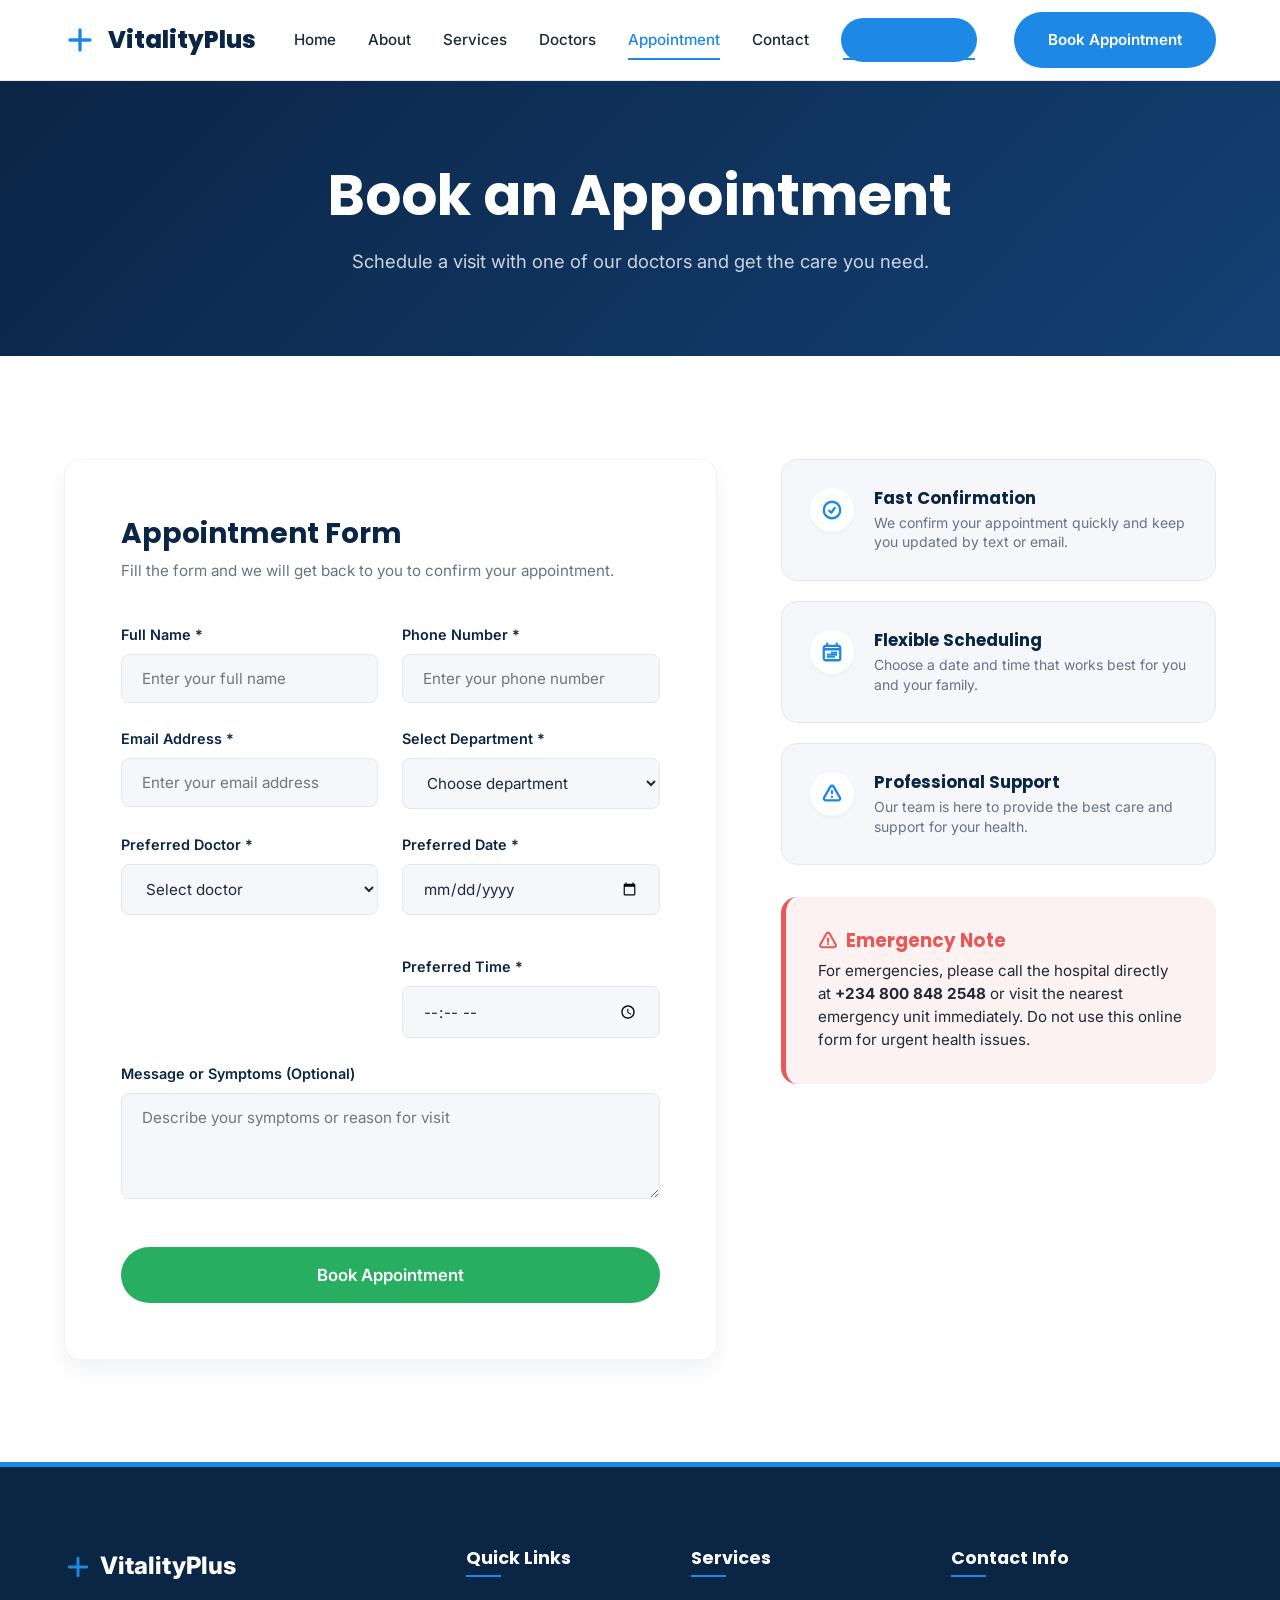
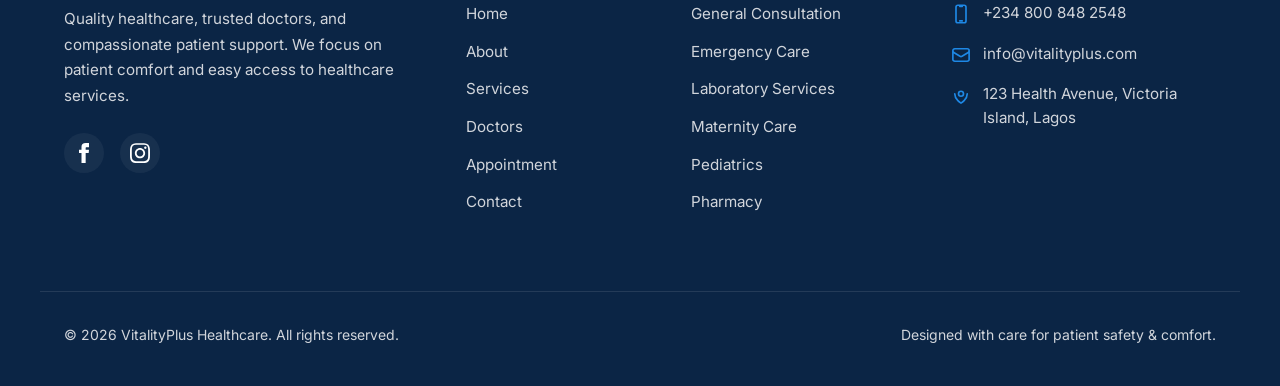
<file: appointment.html>
<!DOCTYPE html>
<html lang="en">
<head>
  <meta charset="UTF-8">
  <meta name="viewport" content="width=device-width, initial-scale=1.0">
  <title>Book an Appointment - VitalityPlus</title>
  <meta name="description" content="Schedule a visit with one of our experienced doctors at VitalityPlus. Fill out our online booking form for fast confirmation.">
  <link rel="stylesheet" href="css/style.css">
</head>
<body>

  <!-- Sticky Header -->
  <header class="header-wrapper">
    <div class="container header-container">
      <a href="index.html" class="logo">
        <svg xmlns="http://www.w3.org/2000/svg" fill="none" viewBox="0 0 24 24" stroke-width="2.5" stroke="currentColor">
          <path stroke-linecap="round" stroke-linejoin="round" d="M12 4.5v15m7.5-7.5h-15" />
        </svg>
        VitalityPlus
      </a>
      <nav class="nav-links" id="nav-menu">
        <a href="index.html">Home</a>
        <a href="about.html">About</a>
        <a href="services.html">Services</a>
        <a href="doctors.html">Doctors</a>
        <a href="appointment.html">Appointment</a>
        <a href="contact.html">Contact</a>
        <a href="appointment.html" class="btn btn-primary btn-mobile">Book Appointment</a>
      </nav>
      <div class="nav-cta">
        <a href="appointment.html" class="btn btn-primary">Book Appointment</a>
      </div>
      <button class="mobile-nav-toggle" id="mobile-toggle" aria-label="Toggle navigation">
        <svg xmlns="http://www.w3.org/2000/svg" fill="none" viewBox="0 0 24 24" stroke-width="2" stroke="currentColor">
          <path stroke-linecap="round" stroke-linejoin="round" d="M3.75 6.75h16.5M3.75 12h16.5m-16.5 5.25h16.5" />
        </svg>
      </button>
    </div>
  </header>

  <!-- Main Content -->
  <main>
    
    <!-- Appointment Hero -->
    <section class="page-hero">
      <div class="container">
        <h1>Book an Appointment</h1>
        <p>Schedule a visit with one of our doctors and get the care you need.</p>
      </div>
    </section>

    <!-- Appointment Grid -->
    <section>
      <div class="container appointment-grid">
        
        <!-- Left: Appointment Form -->
        <div class="card appointment-form-card">
          <h2>Appointment Form</h2>
          <p class="card-subtitle">Fill the form and we will get back to you to confirm your appointment.</p>
          
          <form id="appointment-form" novalidate>
            <div class="form-row">
              <div class="form-group">
                <label for="full-name">Full Name *</label>
                <input type="text" id="full-name" placeholder="Enter your full name" required>
              </div>
              <div class="form-group">
                <label for="phone-number">Phone Number *</label>
                <input type="tel" id="phone-number" placeholder="Enter your phone number" required>
              </div>
            </div>

            <div class="form-row">
              <div class="form-group">
                <label for="email-address">Email Address *</label>
                <input type="email" id="email-address" placeholder="Enter your email address" required>
              </div>
              <div class="form-group">
                <label for="select-dept">Select Department *</label>
                <select id="select-dept" required>
                  <option value="" disabled selected>Choose department</option>
                  <option value="General Medicine">General Medicine</option>
                  <option value="Pediatrics">Pediatrics</option>
                  <option value="Gynecology">Gynecology</option>
                  <option value="Surgery">Surgery</option>
                  <option value="Laboratory">Laboratory</option>
                  <option value="Emergency Care">Emergency Care</option>
                </select>
              </div>
            </div>

            <div class="form-row">
              <div class="form-group">
                <label for="select-doctor">Preferred Doctor *</label>
                <select id="select-doctor" required>
                  <option value="" disabled selected>Select doctor</option>
                  <option value="Dr. Amanda Cole">Dr. Amanda Cole (General Physician)</option>
                  <option value="Dr. Daniel Hart">Dr. Daniel Hart (Pediatrician)</option>
                  <option value="Dr. Sarah Mitchell">Dr. Sarah Mitchell (Gynecologist)</option>
                  <option value="Dr. Michael Grant">Dr. Michael Grant (Surgeon)</option>
                  <option value="Dr. Olivia Stone">Dr. Olivia Stone (Lab Specialist)</option>
                  <option value="Dr. James Carter">Dr. James Carter (Emergency Medicine)</option>
                </select>
              </div>
              <div class="form-row" style="padding: 0; gap: 1rem;">
                <div class="form-group">
                  <label for="preferred-date">Preferred Date *</label>
                  <input type="date" id="preferred-date" required>
                </div>
                <div class="form-group">
                  <label for="preferred-time">Preferred Time *</label>
                  <input type="time" id="preferred-time" required>
                </div>
              </div>
            </div>

            <div class="form-group">
              <label for="symptoms-message">Message or Symptoms (Optional)</label>
              <textarea id="symptoms-message" rows="4" placeholder="Describe your symptoms or reason for visit"></textarea>
            </div>

            <button type="submit" class="btn btn-green btn-submit">Book Appointment</button>
          </form>
        </div>

        <!-- Right: Sidebar Information -->
        <div class="appointment-sidebar">
          
          <div class="info-card-list">
            <!-- Card 1 -->
            <div class="info-card-item">
              <div class="info-card-icon">
                <svg xmlns="http://www.w3.org/2000/svg" fill="none" viewBox="0 0 24 24" stroke-width="2.5" stroke="currentColor">
                  <path stroke-linecap="round" stroke-linejoin="round" d="M9 12.75L11.25 15 15 9.75M21 12a9 9 0 11-18 0 9 9 0 0118 0z" />
                </svg>
              </div>
              <div class="info-card-content">
                <h4>Fast Confirmation</h4>
                <p>We confirm your appointment quickly and keep you updated by text or email.</p>
              </div>
            </div>

            <!-- Card 2 -->
            <div class="info-card-item">
              <div class="info-card-icon">
                <svg xmlns="http://www.w3.org/2000/svg" fill="none" viewBox="0 0 24 24" stroke-width="2.5" stroke="currentColor">
                  <path stroke-linecap="round" stroke-linejoin="round" d="M6.75 3v2.25M17.25 3v2.25M3 18.75V7.5a2.25 2.25 0 012.25-2.25h13.5A2.25 2.25 0 0121 7.5v11.25m-18 0A2.25 2.25 0 005.25 21h13.5A2.25 2.25 0 0021 18.75m-18 0v-7.5A2.25 2.25 0 015.25 9h13.5A2.25 2.25 0 0121 11.25v7.5m-9-6h.008v.008H12v-.008zM12 15h.008v.008H12V15zm0 2.25h.008v.008H12v-.008zM9.75 15h.008v.008H9.75V15zm0 2.25h.008v.008H9.75v-.008zM7.5 15h.008v.008H7.5V15zm0 2.25h.008v.008H7.5v-.008zm6.75-4.5h.008v.008h-.008v-.008zm0 2.25h.008v.008h-.008V15zm0 2.25h.008v.008h-.008v-.008zm2.25-4.5h.008v.008H16.5v-.008zm0 2.25h.008v.008H16.5V15z" />
                </svg>
              </div>
              <div class="info-card-content">
                <h4>Flexible Scheduling</h4>
                <p>Choose a date and time that works best for you and your family.</p>
              </div>
            </div>

            <!-- Card 3 -->
            <div class="info-card-item">
              <div class="info-card-icon">
                <svg xmlns="http://www.w3.org/2000/svg" fill="none" viewBox="0 0 24 24" stroke-width="2.5" stroke="currentColor">
                  <path stroke-linecap="round" stroke-linejoin="round" d="M12 9v2m0 4h.01m-6.938 4h13.856c1.54 0 2.502-1.667 1.732-3L13.732 4c-.77-1.333-2.694-1.333-3.464 0L3.34 16c-.77 1.333.192 3 1.732 3z" />
                </svg>
              </div>
              <div class="info-card-content">
                <h4>Professional Support</h4>
                <p>Our team is here to provide the best care and support for your health.</p>
              </div>
            </div>
          </div>

          <!-- Emergency Note Box -->
          <div class="emergency-note-box">
            <h4>
              <svg xmlns="http://www.w3.org/2000/svg" fill="none" viewBox="0 0 24 24" stroke-width="2.5" stroke="currentColor">
                <path stroke-linecap="round" stroke-linejoin="round" d="M12 9v3.75m-9.303 3.376c-.866 1.5.217 3.374 1.948 3.374h14.71c1.73 0 2.813-1.874 1.948-3.374L13.949 3.378c-.866-1.5-3.032-1.5-3.898 0L2.697 16.126zM12 15.75h.007v.008H12v-.008z" />
              </svg>
              Emergency Note
            </h4>
            <p>For emergencies, please call the hospital directly at <strong>+234 800 848 2548</strong> or visit the nearest emergency unit immediately. Do not use this online form for urgent health issues.</p>
          </div>

        </div>

      </div>
    </section>

  </main>

  <!-- Footer -->
  <footer>
    <div class="container footer-grid">
      <div class="footer-col footer-about">
        <a href="index.html" class="footer-logo">
          <svg xmlns="http://www.w3.org/2000/svg" fill="none" viewBox="0 0 24 24" stroke-width="2.5" stroke="currentColor">
            <path stroke-linecap="round" stroke-linejoin="round" d="M12 4.5v15m7.5-7.5h-15" />
          </svg>
          VitalityPlus
        </a>
        <p>Quality healthcare, trusted doctors, and compassionate patient support. We focus on patient comfort and easy access to healthcare services.</p>
        <div class="social-links">
          <a href="#" aria-label="Facebook">
            <svg xmlns="http://www.w3.org/2000/svg" fill="currentColor" viewBox="0 0 24 24"><path d="M9 8h-3v4h3v12h5v-12h3.642l.358-4h-4v-1.667c0-.955.192-1.333 1.115-1.333h2.885v-5h-3.808c-3.596 0-5.192 1.583-5.192 4.615v3.385z"/></svg>
          </a>
          <a href="#" aria-label="Instagram">
            <svg xmlns="http://www.w3.org/2000/svg" fill="currentColor" viewBox="0 0 24 24"><path d="M12 2.163c3.204 0 3.584.012 4.85.07 3.252.148 4.771 1.691 4.919 4.919.058 1.265.069 1.645.069 4.849 0 3.205-.012 3.584-.069 4.849-.149 3.225-1.664 4.771-4.919 4.919-1.266.058-1.644.07-4.85.07-3.204 0-3.584-.012-4.849-.07-3.26-.149-4.771-1.699-4.919-4.92-.058-1.265-.07-1.644-.07-4.849 0-3.204.013-3.583.07-4.849.149-3.227 1.664-4.771 4.919-4.919 1.266-.057 1.645-.069 4.849-.069zm0-2c-3.259 0-3.667.014-4.947.072-4.358.2-6.78 2.618-6.98 6.98-.059 1.281-.073 1.689-.073 4.948 0 3.259.014 3.668.072 4.948.2 4.358 2.618 6.78 6.98 6.98 1.281.058 1.689.072 4.948.072 3.259 0 3.668-.014 4.948-.072 4.354-.2 6.782-2.618 6.979-6.98.059-1.28.073-1.689.073-4.948 0-3.259-.014-3.667-.072-4.947-.196-4.354-2.617-6.78-6.979-6.98-1.281-.059-1.69-.073-4.949-.073zm0 5.838c-3.403 0-6.162 2.759-6.162 6.162s2.759 6.163 6.162 6.163 6.162-2.759 6.162-6.163c0-3.403-2.759-6.162-6.162-6.162zm0 10.162c-2.209 0-4-1.79-4-4 0-2.209 1.791-4 4-4s4 1.791 4 4c0 2.21-1.791 4-4 4zm6.406-11.845c-.796 0-1.441.645-1.441 1.44s.645 1.44 1.441 1.44c.795 0 1.439-.645 1.439-1.44s-.644-1.44-1.439-1.44z"/></svg>
          </a>
        </div>
      </div>
      <div class="footer-col footer-links">
        <h4>Quick Links</h4>
        <ul>
          <li><a href="index.html">Home</a></li>
          <li><a href="about.html">About</a></li>
          <li><a href="services.html">Services</a></li>
          <li><a href="doctors.html">Doctors</a></li>
          <li><a href="appointment.html">Appointment</a></li>
          <li><a href="contact.html">Contact</a></li>
        </ul>
      </div>
      <div class="footer-col footer-links">
        <h4>Services</h4>
        <ul>
          <li><a href="services.html">General Consultation</a></li>
          <li><a href="services.html">Emergency Care</a></li>
          <li><a href="services.html">Laboratory Services</a></li>
          <li><a href="services.html">Maternity Care</a></li>
          <li><a href="services.html">Pediatrics</a></li>
          <li><a href="services.html">Pharmacy</a></li>
        </ul>
      </div>
      <div class="footer-col footer-contact">
        <h4>Contact Info</h4>
        <ul>
          <li>
            <svg xmlns="http://www.w3.org/2000/svg" fill="none" viewBox="0 0 24 24" stroke-width="2" stroke="currentColor">
              <path stroke-linecap="round" stroke-linejoin="round" d="M10.5 1.5H8.25A2.25 2.25 0 0 0 6 3.75v16.5a2.25 2.25 0 0 0 2.25 2.25h7.5A2.25 2.25 0 0 0 18 20.25V3.75a2.25 2.25 0 0 0-2.25-2.25H13.5m-3 0V3h3V1.5m-3 0h3m-3 18.75h3" />
            </svg>
            +234 800 848 2548
          </li>
          <li>
            <svg xmlns="http://www.w3.org/2000/svg" fill="none" viewBox="0 0 24 24" stroke-width="2" stroke="currentColor">
              <path stroke-linecap="round" stroke-linejoin="round" d="M21.75 6.75v10.5a2.25 2.25 0 0 1-2.25 2.25h-15a2.25 2.25 0 0 1-2.25-2.25V6.75m19.5 0A2.25 2.25 0 0 0 19.5 4.5h-15a2.25 2.25 0 0 0-2.25 2.25m19.5 0v.243a2.25 2.25 0 0 1-1.07 1.916l-7.5 4.615a2.25 2.25 0 0 1-2.36 0L3.32 8.91a2.25 2.25 0 0 1-1.07-1.916V6.75" />
            </svg>
            info@vitalityplus.com
          </li>
          <li>
            <svg xmlns="http://www.w3.org/2000/svg" fill="none" viewBox="0 0 24 24" stroke-width="2" stroke="currentColor">
              <path stroke-linecap="round" stroke-linejoin="round" d="M15 10.5a3 3 0 1 1-6 0 3 3 0 0 1 6 0Z" />
              <path stroke-linecap="round" stroke-linejoin="round" d="M19.5 10.5c0 7.142-7.5 11.25-7.5 11.25s-7.5-4.108-7.5-11.25" />
            </svg>
            123 Health Avenue, Victoria Island, Lagos
          </li>
        </ul>
      </div>
    </div>
    <div class="container footer-bottom">
      <p>&copy; 2026 VitalityPlus Healthcare. All rights reserved.</p>
      <p>Designed with care for patient safety & comfort.</p>
    </div>
  </footer>

  <script src="js/main.js"></script>
</body>
</html>
</file>
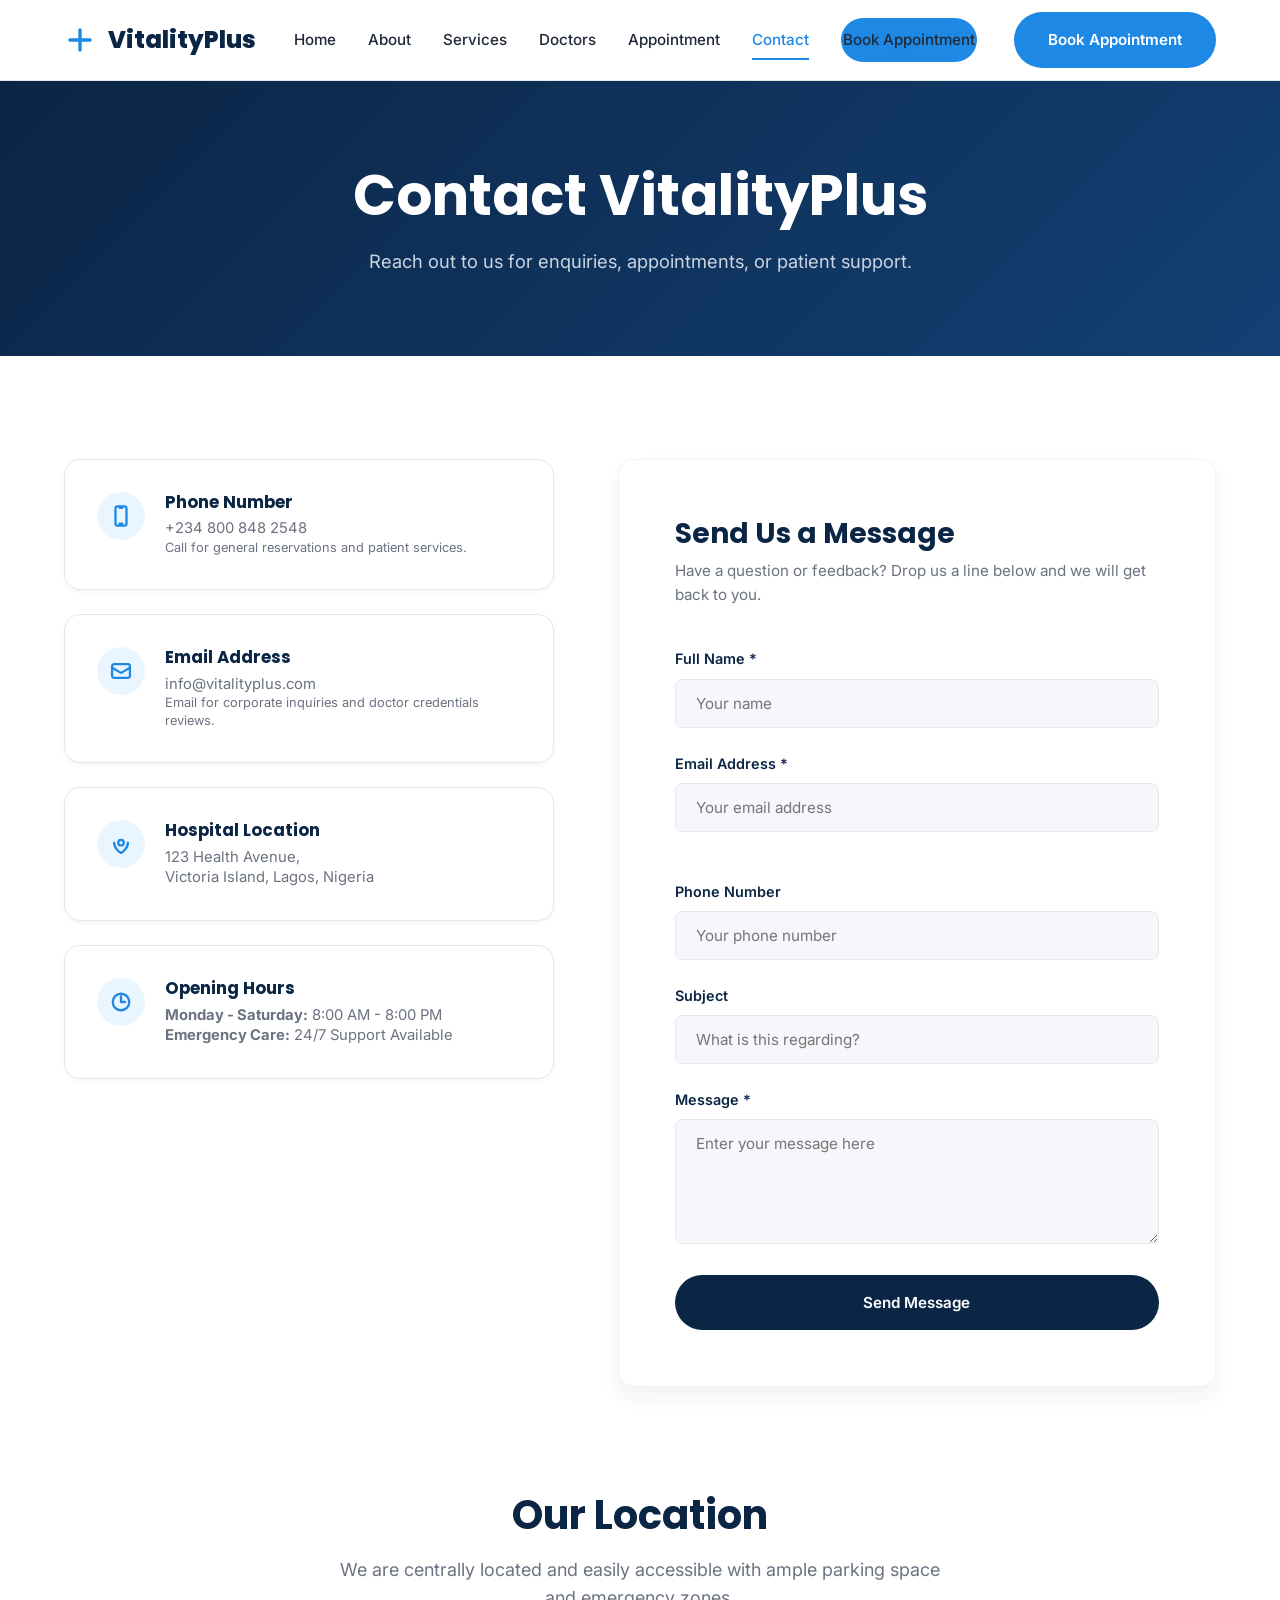
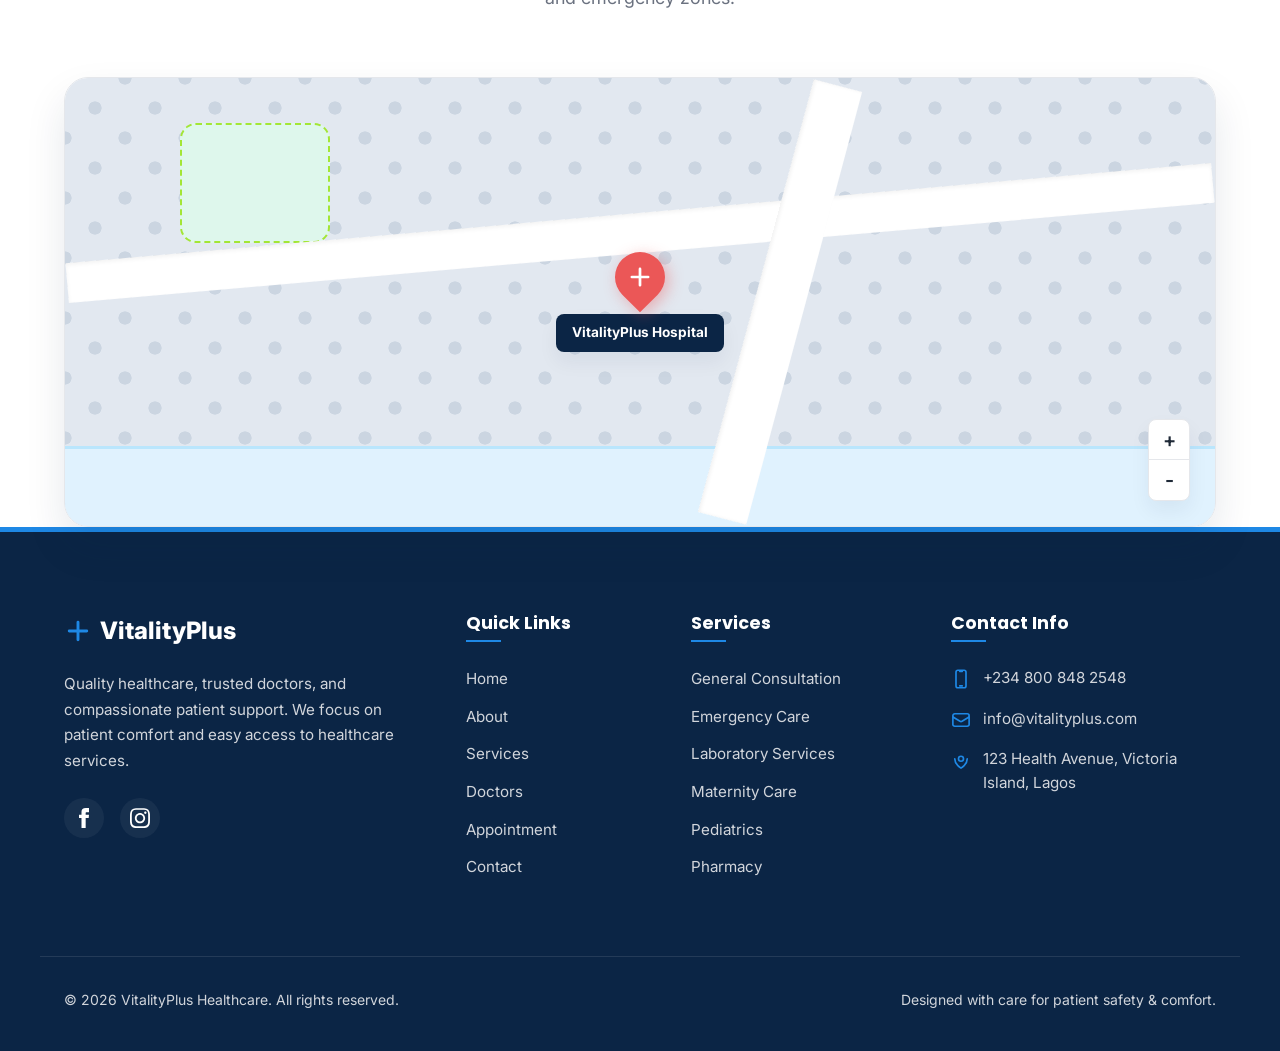
<file: contact.html>
<!DOCTYPE html>
<html lang="en">
<head>
  <meta charset="UTF-8">
  <meta name="viewport" content="width=device-width, initial-scale=1.0">
  <title>Contact Us - VitalityPlus</title>
  <meta name="description" content="Get in touch with VitalityPlus. Find our phone number, email address, physical location, opening hours, and submit our online contact form.">
  <link rel="stylesheet" href="css/style.css">
</head>
<body>

  <!-- Sticky Header -->
  <header class="header-wrapper">
    <div class="container header-container">
      <a href="index.html" class="logo">
        <svg xmlns="http://www.w3.org/2000/svg" fill="none" viewBox="0 0 24 24" stroke-width="2.5" stroke="currentColor">
          <path stroke-linecap="round" stroke-linejoin="round" d="M12 4.5v15m7.5-7.5h-15" />
        </svg>
        VitalityPlus
      </a>
      <nav class="nav-links" id="nav-menu">
        <a href="index.html">Home</a>
        <a href="about.html">About</a>
        <a href="services.html">Services</a>
        <a href="doctors.html">Doctors</a>
        <a href="appointment.html">Appointment</a>
        <a href="contact.html">Contact</a>
        <a href="appointment.html" class="btn btn-primary btn-mobile">Book Appointment</a>
      </nav>
      <div class="nav-cta">
        <a href="appointment.html" class="btn btn-primary">Book Appointment</a>
      </div>
      <button class="mobile-nav-toggle" id="mobile-toggle" aria-label="Toggle navigation">
        <svg xmlns="http://www.w3.org/2000/svg" fill="none" viewBox="0 0 24 24" stroke-width="2" stroke="currentColor">
          <path stroke-linecap="round" stroke-linejoin="round" d="M3.75 6.75h16.5M3.75 12h16.5m-16.5 5.25h16.5" />
        </svg>
      </button>
    </div>
  </header>

  <!-- Main Content -->
  <main>
    
    <!-- Contact Hero -->
    <section class="page-hero">
      <div class="container">
        <h1>Contact VitalityPlus</h1>
        <p>Reach out to us for enquiries, appointments, or patient support.</p>
      </div>
    </section>

    <!-- Contact Grid -->
    <section>
      <div class="container contact-grid">
        
        <!-- Left: Contact Information Panel -->
        <div class="contact-info-panel">
          
          <!-- Card 1: Phone -->
          <div class="contact-info-card">
            <div class="contact-icon-box">
              <svg xmlns="http://www.w3.org/2000/svg" fill="none" viewBox="0 0 24 24" stroke-width="2.5" stroke="currentColor">
                <path stroke-linecap="round" stroke-linejoin="round" d="M10.5 1.5H8.25A2.25 2.25 0 0 0 6 3.75v16.5a2.25 2.25 0 0 0 2.25 2.25h7.5A2.25 2.25 0 0 0 18 20.25V3.75a2.25 2.25 0 0 0-2.25-2.25H13.5m-3 0V3h3V1.5m-3 0h3m-3 18.75h3" />
              </svg>
            </div>
            <div class="contact-info-content">
              <h4>Phone Number</h4>
              <p><a href="tel:+2348008482548">+234 800 848 2548</a></p>
              <p style="font-size: 0.8rem; color: var(--gray-text);">Call for general reservations and patient services.</p>
            </div>
          </div>

          <!-- Card 2: Email -->
          <div class="contact-info-card">
            <div class="contact-icon-box">
              <svg xmlns="http://www.w3.org/2000/svg" fill="none" viewBox="0 0 24 24" stroke-width="2.5" stroke="currentColor">
                <path stroke-linecap="round" stroke-linejoin="round" d="M21.75 6.75v10.5a2.25 2.25 0 0 1-2.25 2.25h-15a2.25 2.25 0 0 1-2.25-2.25V6.75m19.5 0A2.25 2.25 0 0 0 19.5 4.5h-15a2.25 2.25 0 0 0-2.25 2.25m19.5 0v.243a2.25 2.25 0 0 1-1.07 1.916l-7.5 4.615a2.25 2.25 0 0 1-2.36 0L3.32 8.91a2.25 2.25 0 0 1-1.07-1.916V6.75" />
              </svg>
            </div>
            <div class="contact-info-content">
              <h4>Email Address</h4>
              <p><a href="mailto:info@vitalityplus.com">info@vitalityplus.com</a></p>
              <p style="font-size: 0.8rem; color: var(--gray-text);">Email for corporate inquiries and doctor credentials reviews.</p>
            </div>
          </div>

          <!-- Card 3: Address -->
          <div class="contact-info-card">
            <div class="contact-icon-box">
              <svg xmlns="http://www.w3.org/2000/svg" fill="none" viewBox="0 0 24 24" stroke-width="2.5" stroke="currentColor">
                <path stroke-linecap="round" stroke-linejoin="round" d="M15 10.5a3 3 0 1 1-6 0 3 3 0 0 1 6 0Z" />
                <path stroke-linecap="round" stroke-linejoin="round" d="M19.5 10.5c0 7.142-7.5 11.25-7.5 11.25s-7.5-4.108-7.5-11.25" />
              </svg>
            </div>
            <div class="contact-info-content">
              <h4>Hospital Location</h4>
              <p>123 Health Avenue,<br>Victoria Island, Lagos, Nigeria</p>
            </div>
          </div>

          <!-- Card 4: Hours -->
          <div class="contact-info-card">
            <div class="contact-icon-box">
              <svg xmlns="http://www.w3.org/2000/svg" fill="none" viewBox="0 0 24 24" stroke-width="2.5" stroke="currentColor">
                <path stroke-linecap="round" stroke-linejoin="round" d="M12 6v6h4.5m4.5 0a9 9 0 11-18 0 9 9 0 0118 0z" />
              </svg>
            </div>
            <div class="contact-info-content">
              <h4>Opening Hours</h4>
              <p><strong>Monday - Saturday:</strong> 8:00 AM - 8:00 PM</p>
              <p><strong>Emergency Care:</strong> 24/7 Support Available</p>
            </div>
          </div>

        </div>

        <!-- Right: Contact Form -->
        <div class="card contact-form-card">
          <h2>Send Us a Message</h2>
          <p class="card-subtitle">Have a question or feedback? Drop us a line below and we will get back to you.</p>
          
          <form id="contact-form" novalidate>
            <div class="form-group">
              <label for="contact-name">Full Name *</label>
              <input type="text" id="contact-name" placeholder="Your name" required>
            </div>

            <div class="form-row">
              <div class="form-group">
                <label for="contact-email">Email Address *</label>
                <input type="email" id="contact-email" placeholder="Your email address" required>
              </div>
              <div class="form-group">
                <label for="contact-phone">Phone Number</label>
                <input type="tel" id="contact-phone" placeholder="Your phone number">
              </div>
            </div>

            <div class="form-group">
              <label for="contact-subject">Subject</label>
              <input type="text" id="contact-subject" placeholder="What is this regarding?">
            </div>

            <div class="form-group">
              <label for="contact-message">Message *</label>
              <textarea id="contact-message" rows="5" placeholder="Enter your message here" required></textarea>
            </div>

            <button type="submit" class="btn btn-navy btn-submit">Send Message</button>
          </form>
        </div>

      </div>
    </section>

    <!-- Map Section -->
    <section class="container map-section">
      <h2>Our Location</h2>
      <p class="section-subtitle">We are centrally located and easily accessible with ample parking space and emergency zones.</p>

      <div class="map-placeholder-card">
        <div class="map-iframe-mock">
          <!-- River graphic element -->
          <div class="map-river"></div>
          
          <!-- Park green element -->
          <div class="map-park"></div>
          
          <!-- Road systems -->
          <div class="map-road-1"></div>
          <div class="map-road-2"></div>
          
          <!-- Interactive map pin -->
          <div class="map-pin">
            <div class="map-pin-icon">
              <svg xmlns="http://www.w3.org/2000/svg" fill="none" viewBox="0 0 24 24" stroke-width="2.5" stroke="currentColor">
                <path stroke-linecap="round" stroke-linejoin="round" d="M12 4.5v15m7.5-7.5h-15" />
              </svg>
            </div>
            <div class="map-pin-label">VitalityPlus Hospital</div>
          </div>
          
          <!-- Controls -->
          <div class="map-controls">
            <button aria-label="Zoom In">+</button>
            <button aria-label="Zoom Out">-</button>
          </div>
        </div>
      </div>
    </section>

  </main>

  <!-- Footer -->
  <footer>
    <div class="container footer-grid">
      <div class="footer-col footer-about">
        <a href="index.html" class="footer-logo">
          <svg xmlns="http://www.w3.org/2000/svg" fill="none" viewBox="0 0 24 24" stroke-width="2.5" stroke="currentColor">
            <path stroke-linecap="round" stroke-linejoin="round" d="M12 4.5v15m7.5-7.5h-15" />
          </svg>
          VitalityPlus
        </a>
        <p>Quality healthcare, trusted doctors, and compassionate patient support. We focus on patient comfort and easy access to healthcare services.</p>
        <div class="social-links">
          <a href="#" aria-label="Facebook">
            <svg xmlns="http://www.w3.org/2000/svg" fill="currentColor" viewBox="0 0 24 24"><path d="M9 8h-3v4h3v12h5v-12h3.642l.358-4h-4v-1.667c0-.955.192-1.333 1.115-1.333h2.885v-5h-3.808c-3.596 0-5.192 1.583-5.192 4.615v3.385z"/></svg>
          </a>
          <a href="#" aria-label="Instagram">
            <svg xmlns="http://www.w3.org/2000/svg" fill="currentColor" viewBox="0 0 24 24"><path d="M12 2.163c3.204 0 3.584.012 4.85.07 3.252.148 4.771 1.691 4.919 4.919.058 1.265.069 1.645.069 4.849 0 3.205-.012 3.584-.069 4.849-.149 3.225-1.664 4.771-4.919 4.919-1.266.058-1.644.07-4.85.07-3.204 0-3.584-.012-4.849-.07-3.26-.149-4.771-1.699-4.919-4.92-.058-1.265-.07-1.644-.07-4.849 0-3.204.013-3.583.07-4.849.149-3.227 1.664-4.771 4.919-4.919 1.266-.057 1.645-.069 4.849-.069zm0-2c-3.259 0-3.667.014-4.947.072-4.358.2-6.78 2.618-6.98 6.98-.059 1.281-.073 1.689-.073 4.948 0 3.259.014 3.668.072 4.948.2 4.358 2.618 6.78 6.98 6.98 1.281.058 1.689.072 4.948.072 3.259 0 3.668-.014 4.948-.072 4.354-.2 6.782-2.618 6.979-6.98.059-1.28.073-1.689.073-4.948 0-3.259-.014-3.667-.072-4.947-.196-4.354-2.617-6.78-6.979-6.98-1.281-.059-1.69-.073-4.949-.073zm0 5.838c-3.403 0-6.162 2.759-6.162 6.162s2.759 6.163 6.162 6.163 6.162-2.759 6.162-6.163c0-3.403-2.759-6.162-6.162-6.162zm0 10.162c-2.209 0-4-1.79-4-4 0-2.209 1.791-4 4-4s4 1.791 4 4c0 2.21-1.791 4-4 4zm6.406-11.845c-.796 0-1.441.645-1.441 1.44s.645 1.44 1.441 1.44c.795 0 1.439-.645 1.439-1.44s-.644-1.44-1.439-1.44z"/></svg>
          </a>
        </div>
      </div>
      <div class="footer-col footer-links">
        <h4>Quick Links</h4>
        <ul>
          <li><a href="index.html">Home</a></li>
          <li><a href="about.html">About</a></li>
          <li><a href="services.html">Services</a></li>
          <li><a href="doctors.html">Doctors</a></li>
          <li><a href="appointment.html">Appointment</a></li>
          <li><a href="contact.html">Contact</a></li>
        </ul>
      </div>
      <div class="footer-col footer-links">
        <h4>Services</h4>
        <ul>
          <li><a href="services.html">General Consultation</a></li>
          <li><a href="services.html">Emergency Care</a></li>
          <li><a href="services.html">Laboratory Services</a></li>
          <li><a href="services.html">Maternity Care</a></li>
          <li><a href="services.html">Pediatrics</a></li>
          <li><a href="services.html">Pharmacy</a></li>
        </ul>
      </div>
      <div class="footer-col footer-contact">
        <h4>Contact Info</h4>
        <ul>
          <li>
            <svg xmlns="http://www.w3.org/2000/svg" fill="none" viewBox="0 0 24 24" stroke-width="2" stroke="currentColor">
              <path stroke-linecap="round" stroke-linejoin="round" d="M10.5 1.5H8.25A2.25 2.25 0 0 0 6 3.75v16.5a2.25 2.25 0 0 0 2.25 2.25h7.5A2.25 2.25 0 0 0 18 20.25V3.75a2.25 2.25 0 0 0-2.25-2.25H13.5m-3 0V3h3V1.5m-3 0h3m-3 18.75h3" />
            </svg>
            +234 800 848 2548
          </li>
          <li>
            <svg xmlns="http://www.w3.org/2000/svg" fill="none" viewBox="0 0 24 24" stroke-width="2" stroke="currentColor">
              <path stroke-linecap="round" stroke-linejoin="round" d="M21.75 6.75v10.5a2.25 2.25 0 0 1-2.25 2.25h-15a2.25 2.25 0 0 1-2.25-2.25V6.75m19.5 0A2.25 2.25 0 0 0 19.5 4.5h-15a2.25 2.25 0 0 0-2.25 2.25m19.5 0v.243a2.25 2.25 0 0 1-1.07 1.916l-7.5 4.615a2.25 2.25 0 0 1-2.36 0L3.32 8.91a2.25 2.25 0 0 1-1.07-1.916V6.75" />
            </svg>
            info@vitalityplus.com
          </li>
          <li>
            <svg xmlns="http://www.w3.org/2000/svg" fill="none" viewBox="0 0 24 24" stroke-width="2" stroke="currentColor">
              <path stroke-linecap="round" stroke-linejoin="round" d="M15 10.5a3 3 0 1 1-6 0 3 3 0 0 1 6 0Z" />
              <path stroke-linecap="round" stroke-linejoin="round" d="M19.5 10.5c0 7.142-7.5 11.25-7.5 11.25s-7.5-4.108-7.5-11.25" />
            </svg>
            123 Health Avenue, Victoria Island, Lagos
          </li>
        </ul>
      </div>
    </div>
    <div class="container footer-bottom">
      <p>&copy; 2026 VitalityPlus Healthcare. All rights reserved.</p>
      <p>Designed with care for patient safety & comfort.</p>
    </div>
  </footer>

  <script src="js/main.js"></script>
</body>
</html>
</file>
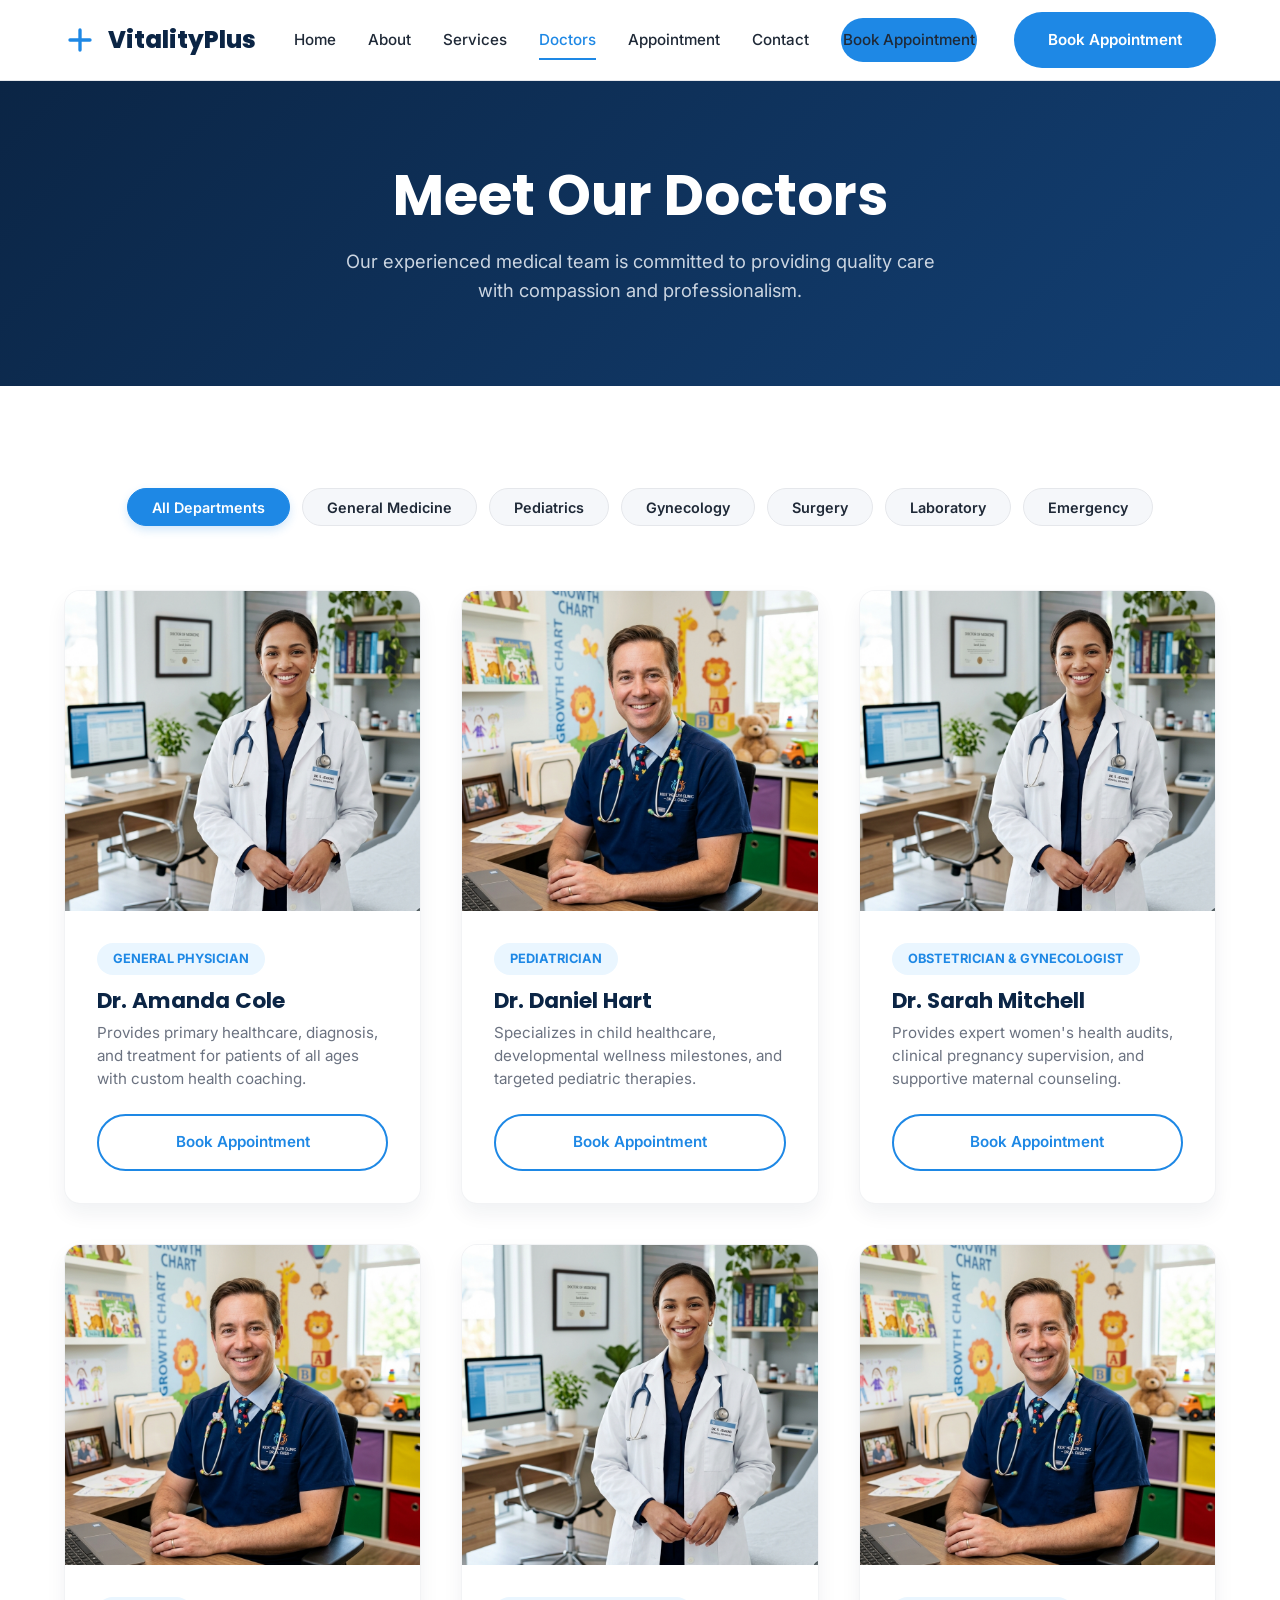
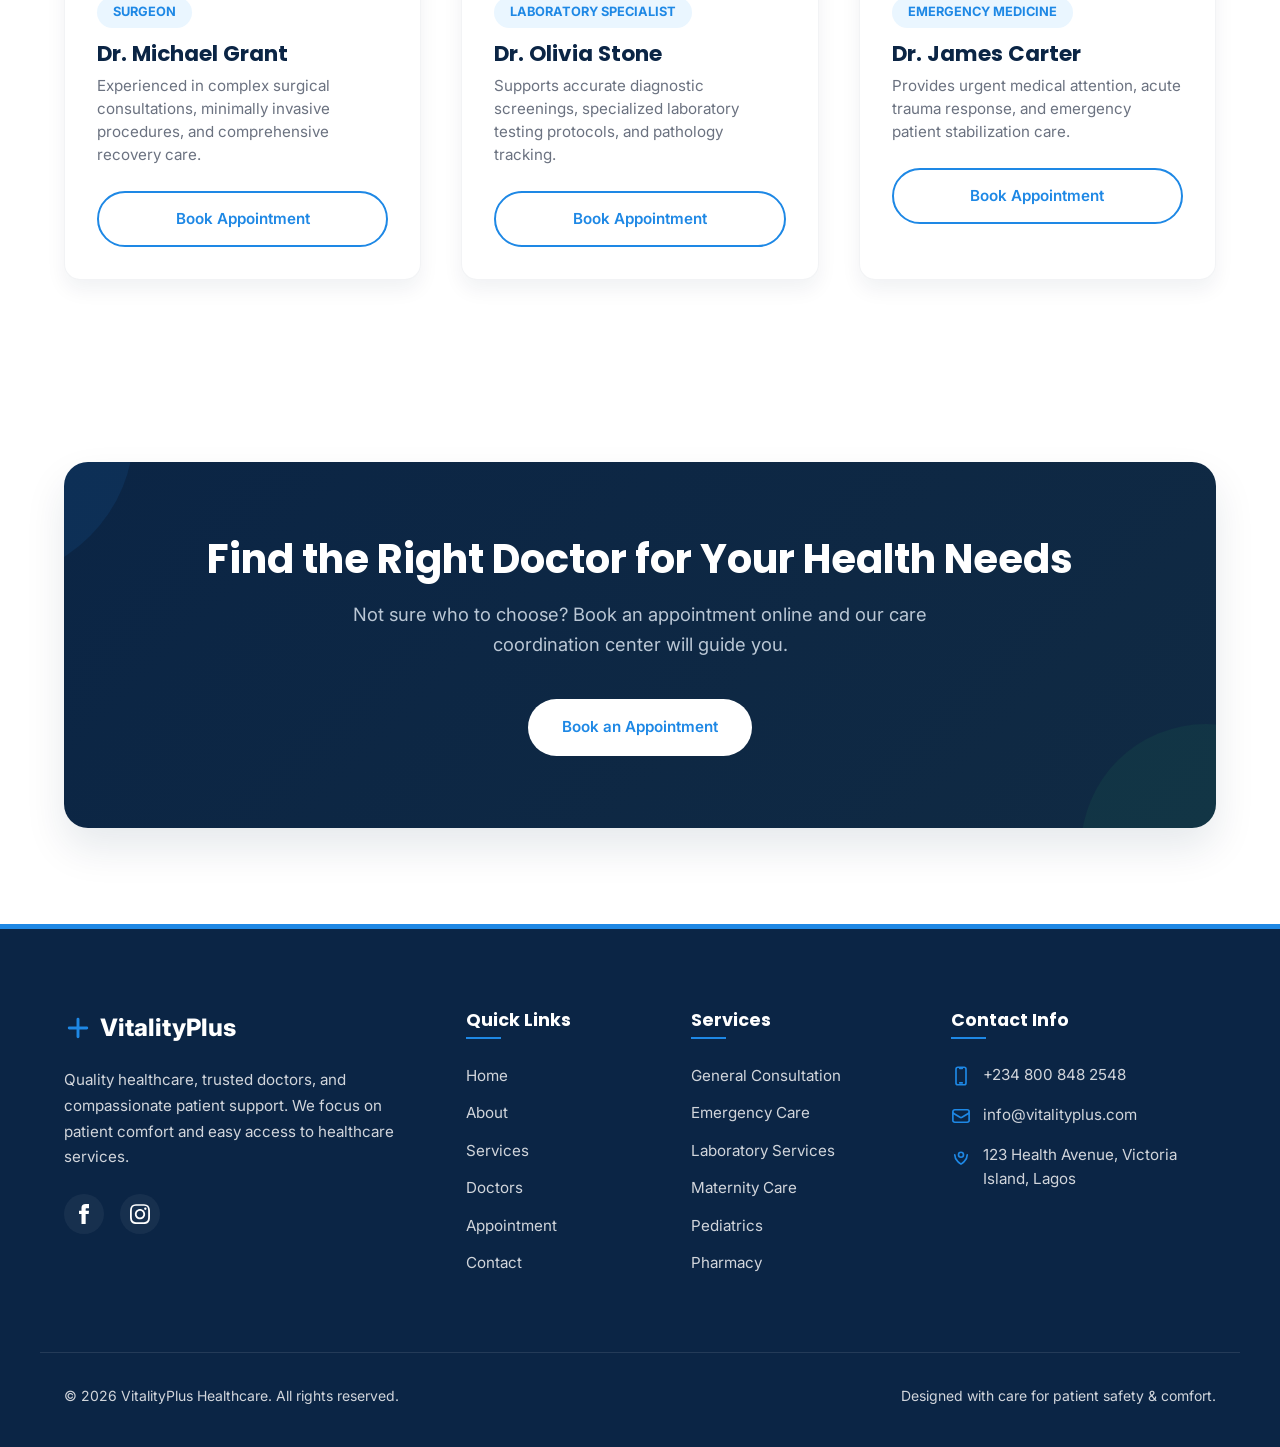
<file: doctors.html>
<!DOCTYPE html>
<html lang="en">
<head>
  <meta charset="UTF-8">
  <meta name="viewport" content="width=device-width, initial-scale=1.0">
  <title>Meet Our Doctors - VitalityPlus</title>
  <meta name="description" content="Meet the experienced and caring medical specialists at VitalityPlus. Browse our doctors by department and book an appointment online.">
  <link rel="stylesheet" href="css/style.css">
</head>
<body>

  <!-- Sticky Header -->
  <header class="header-wrapper">
    <div class="container header-container">
      <a href="index.html" class="logo">
        <svg xmlns="http://www.w3.org/2000/svg" fill="none" viewBox="0 0 24 24" stroke-width="2.5" stroke="currentColor">
          <path stroke-linecap="round" stroke-linejoin="round" d="M12 4.5v15m7.5-7.5h-15" />
        </svg>
        VitalityPlus
      </a>
      <nav class="nav-links" id="nav-menu">
        <a href="index.html">Home</a>
        <a href="about.html">About</a>
        <a href="services.html">Services</a>
        <a href="doctors.html">Doctors</a>
        <a href="appointment.html">Appointment</a>
        <a href="contact.html">Contact</a>
        <a href="appointment.html" class="btn btn-primary btn-mobile">Book Appointment</a>
      </nav>
      <div class="nav-cta">
        <a href="appointment.html" class="btn btn-primary">Book Appointment</a>
      </div>
      <button class="mobile-nav-toggle" id="mobile-toggle" aria-label="Toggle navigation">
        <svg xmlns="http://www.w3.org/2000/svg" fill="none" viewBox="0 0 24 24" stroke-width="2" stroke="currentColor">
          <path stroke-linecap="round" stroke-linejoin="round" d="M3.75 6.75h16.5M3.75 12h16.5m-16.5 5.25h16.5" />
        </svg>
      </button>
    </div>
  </header>

  <!-- Main Content -->
  <main>
    
    <!-- Doctors Hero -->
    <section class="page-hero">
      <div class="container">
        <h1>Meet Our Doctors</h1>
        <p>Our experienced medical team is committed to providing quality care with compassion and professionalism.</p>
      </div>
    </section>

    <!-- Interactive Filters & Doctors Grid -->
    <section>
      <div class="container">
        
        <!-- Department Filters -->
        <div class="filters-wrapper">
          <button class="filter-btn active" data-filter="all">All Departments</button>
          <button class="filter-btn" data-filter="general">General Medicine</button>
          <button class="filter-btn" data-filter="pediatrics">Pediatrics</button>
          <button class="filter-btn" data-filter="gynecology">Gynecology</button>
          <button class="filter-btn" data-filter="surgery">Surgery</button>
          <button class="filter-btn" data-filter="laboratory">Laboratory</button>
          <button class="filter-btn" data-filter="emergency">Emergency</button>
        </div>

        <!-- Doctors Directory Grid -->
        <div class="doctors-grid">
          
          <!-- Doctor 1: Dr. Amanda Cole -->
          <div class="doctor-card" data-category="general">
            <div class="doctor-img-container">
              <img src="images/doc_amanda.png" alt="Portrait of Dr. Amanda Cole">
            </div>
            <div class="doctor-info">
              <span class="doctor-specialty">General Physician</span>
              <h3>Dr. Amanda Cole</h3>
              <p>Provides primary healthcare, diagnosis, and treatment for patients of all ages with custom health coaching.</p>
              <a href="appointment.html" class="btn btn-secondary">Book Appointment</a>
            </div>
          </div>

          <!-- Doctor 2: Dr. Daniel Hart -->
          <div class="doctor-card" data-category="pediatrics">
            <div class="doctor-img-container">
              <img src="images/doc_daniel.png" alt="Portrait of Dr. Daniel Hart">
            </div>
            <div class="doctor-info">
              <span class="doctor-specialty">Pediatrician</span>
              <h3>Dr. Daniel Hart</h3>
              <p>Specializes in child healthcare, developmental wellness milestones, and targeted pediatric therapies.</p>
              <a href="appointment.html" class="btn btn-secondary">Book Appointment</a>
            </div>
          </div>

          <!-- Doctor 3: Dr. Sarah Mitchell -->
          <div class="doctor-card" data-category="gynecology">
            <div class="doctor-img-container">
              <img src="images/doc_sarah.png" alt="Portrait of Dr. Sarah Mitchell">
            </div>
            <div class="doctor-info">
              <span class="doctor-specialty">Obstetrician & Gynecologist</span>
              <h3>Dr. Sarah Mitchell</h3>
              <p>Provides expert women's health audits, clinical pregnancy supervision, and supportive maternal counseling.</p>
              <a href="appointment.html" class="btn btn-secondary">Book Appointment</a>
            </div>
          </div>

          <!-- Doctor 4: Dr. Michael Grant -->
          <div class="doctor-card" data-category="surgery">
            <div class="doctor-img-container">
              <img src="images/doc_michael.png" alt="Portrait of Dr. Michael Grant">
            </div>
            <div class="doctor-info">
              <span class="doctor-specialty">Surgeon</span>
              <h3>Dr. Michael Grant</h3>
              <p>Experienced in complex surgical consultations, minimally invasive procedures, and comprehensive recovery care.</p>
              <a href="appointment.html" class="btn btn-secondary">Book Appointment</a>
            </div>
          </div>

          <!-- Doctor 5: Dr. Olivia Stone -->
          <div class="doctor-card" data-category="laboratory">
            <div class="doctor-img-container">
              <img src="images/doc_olivia.png" alt="Portrait of Dr. Olivia Stone">
            </div>
            <div class="doctor-info">
              <span class="doctor-specialty">Laboratory Specialist</span>
              <h3>Dr. Olivia Stone</h3>
              <p>Supports accurate diagnostic screenings, specialized laboratory testing protocols, and pathology tracking.</p>
              <a href="appointment.html" class="btn btn-secondary">Book Appointment</a>
            </div>
          </div>

          <!-- Doctor 6: Dr. James Carter -->
          <div class="doctor-card" data-category="emergency">
            <div class="doctor-img-container">
              <img src="images/doc_james.png" alt="Portrait of Dr. James Carter">
            </div>
            <div class="doctor-info">
              <span class="doctor-specialty">Emergency Medicine</span>
              <h3>Dr. James Carter</h3>
              <p>Provides urgent medical attention, acute trauma response, and emergency patient stabilization care.</p>
              <a href="appointment.html" class="btn btn-secondary">Book Appointment</a>
            </div>
          </div>

        </div>
      </div>
    </section>

    <!-- Doctors CTA Banner Section -->
    <section class="container bg-white" style="padding-top: 0; padding-bottom: 6rem;">
      <div class="appointment-cta-banner">
        <h2>Find the Right Doctor for Your Health Needs</h2>
        <p>Not sure who to choose? Book an appointment online and our care coordination center will guide you.</p>
        <a href="appointment.html" class="btn btn-green btn-white">Book an Appointment</a>
      </div>
    </section>

  </main>

  <!-- Footer -->
  <footer>
    <div class="container footer-grid">
      <div class="footer-col footer-about">
        <a href="index.html" class="footer-logo">
          <svg xmlns="http://www.w3.org/2000/svg" fill="none" viewBox="0 0 24 24" stroke-width="2.5" stroke="currentColor">
            <path stroke-linecap="round" stroke-linejoin="round" d="M12 4.5v15m7.5-7.5h-15" />
          </svg>
          VitalityPlus
        </a>
        <p>Quality healthcare, trusted doctors, and compassionate patient support. We focus on patient comfort and easy access to healthcare services.</p>
        <div class="social-links">
          <a href="#" aria-label="Facebook">
            <svg xmlns="http://www.w3.org/2000/svg" fill="currentColor" viewBox="0 0 24 24"><path d="M9 8h-3v4h3v12h5v-12h3.642l.358-4h-4v-1.667c0-.955.192-1.333 1.115-1.333h2.885v-5h-3.808c-3.596 0-5.192 1.583-5.192 4.615v3.385z"/></svg>
          </a>
          <a href="#" aria-label="Instagram">
            <svg xmlns="http://www.w3.org/2000/svg" fill="currentColor" viewBox="0 0 24 24"><path d="M12 2.163c3.204 0 3.584.012 4.85.07 3.252.148 4.771 1.691 4.919 4.919.058 1.265.069 1.645.069 4.849 0 3.205-.012 3.584-.069 4.849-.149 3.225-1.664 4.771-4.919 4.919-1.266.058-1.644.07-4.85.07-3.204 0-3.584-.012-4.849-.07-3.26-.149-4.771-1.699-4.919-4.92-.058-1.265-.07-1.644-.07-4.849 0-3.204.013-3.583.07-4.849.149-3.227 1.664-4.771 4.919-4.919 1.266-.057 1.645-.069 4.849-.069zm0-2c-3.259 0-3.667.014-4.947.072-4.358.2-6.78 2.618-6.98 6.98-.059 1.281-.073 1.689-.073 4.948 0 3.259.014 3.668.072 4.948.2 4.358 2.618 6.78 6.98 6.98 1.281.058 1.689.072 4.948.072 3.259 0 3.668-.014 4.948-.072 4.354-.2 6.782-2.618 6.979-6.98.059-1.28.073-1.689.073-4.948 0-3.259-.014-3.667-.072-4.947-.196-4.354-2.617-6.78-6.979-6.98-1.281-.059-1.69-.073-4.949-.073zm0 5.838c-3.403 0-6.162 2.759-6.162 6.162s2.759 6.163 6.162 6.163 6.162-2.759 6.162-6.163c0-3.403-2.759-6.162-6.162-6.162zm0 10.162c-2.209 0-4-1.79-4-4 0-2.209 1.791-4 4-4s4 1.791 4 4c0 2.21-1.791 4-4 4zm6.406-11.845c-.796 0-1.441.645-1.441 1.44s.645 1.44 1.441 1.44c.795 0 1.439-.645 1.439-1.44s-.644-1.44-1.439-1.44z"/></svg>
          </a>
        </div>
      </div>
      <div class="footer-col footer-links">
        <h4>Quick Links</h4>
        <ul>
          <li><a href="index.html">Home</a></li>
          <li><a href="about.html">About</a></li>
          <li><a href="services.html">Services</a></li>
          <li><a href="doctors.html">Doctors</a></li>
          <li><a href="appointment.html">Appointment</a></li>
          <li><a href="contact.html">Contact</a></li>
        </ul>
      </div>
      <div class="footer-col footer-links">
        <h4>Services</h4>
        <ul>
          <li><a href="services.html">General Consultation</a></li>
          <li><a href="services.html">Emergency Care</a></li>
          <li><a href="services.html">Laboratory Services</a></li>
          <li><a href="services.html">Maternity Care</a></li>
          <li><a href="services.html">Pediatrics</a></li>
          <li><a href="services.html">Pharmacy</a></li>
        </ul>
      </div>
      <div class="footer-col footer-contact">
        <h4>Contact Info</h4>
        <ul>
          <li>
            <svg xmlns="http://www.w3.org/2000/svg" fill="none" viewBox="0 0 24 24" stroke-width="2" stroke="currentColor">
              <path stroke-linecap="round" stroke-linejoin="round" d="M10.5 1.5H8.25A2.25 2.25 0 0 0 6 3.75v16.5a2.25 2.25 0 0 0 2.25 2.25h7.5A2.25 2.25 0 0 0 18 20.25V3.75a2.25 2.25 0 0 0-2.25-2.25H13.5m-3 0V3h3V1.5m-3 0h3m-3 18.75h3" />
            </svg>
            +234 800 848 2548
          </li>
          <li>
            <svg xmlns="http://www.w3.org/2000/svg" fill="none" viewBox="0 0 24 24" stroke-width="2" stroke="currentColor">
              <path stroke-linecap="round" stroke-linejoin="round" d="M21.75 6.75v10.5a2.25 2.25 0 0 1-2.25 2.25h-15a2.25 2.25 0 0 1-2.25-2.25V6.75m19.5 0A2.25 2.25 0 0 0 19.5 4.5h-15a2.25 2.25 0 0 0-2.25 2.25m19.5 0v.243a2.25 2.25 0 0 1-1.07 1.916l-7.5 4.615a2.25 2.25 0 0 1-2.36 0L3.32 8.91a2.25 2.25 0 0 1-1.07-1.916V6.75" />
            </svg>
            info@vitalityplus.com
          </li>
          <li>
            <svg xmlns="http://www.w3.org/2000/svg" fill="none" viewBox="0 0 24 24" stroke-width="2" stroke="currentColor">
              <path stroke-linecap="round" stroke-linejoin="round" d="M15 10.5a3 3 0 1 1-6 0 3 3 0 0 1 6 0Z" />
              <path stroke-linecap="round" stroke-linejoin="round" d="M19.5 10.5c0 7.142-7.5 11.25-7.5 11.25s-7.5-4.108-7.5-11.25" />
            </svg>
            123 Health Avenue, Victoria Island, Lagos
          </li>
        </ul>
      </div>
    </div>
    <div class="container footer-bottom">
      <p>&copy; 2026 VitalityPlus Healthcare. All rights reserved.</p>
      <p>Designed with care for patient safety & comfort.</p>
    </div>
  </footer>

  <script src="js/main.js"></script>
</body>
</html>
</file>
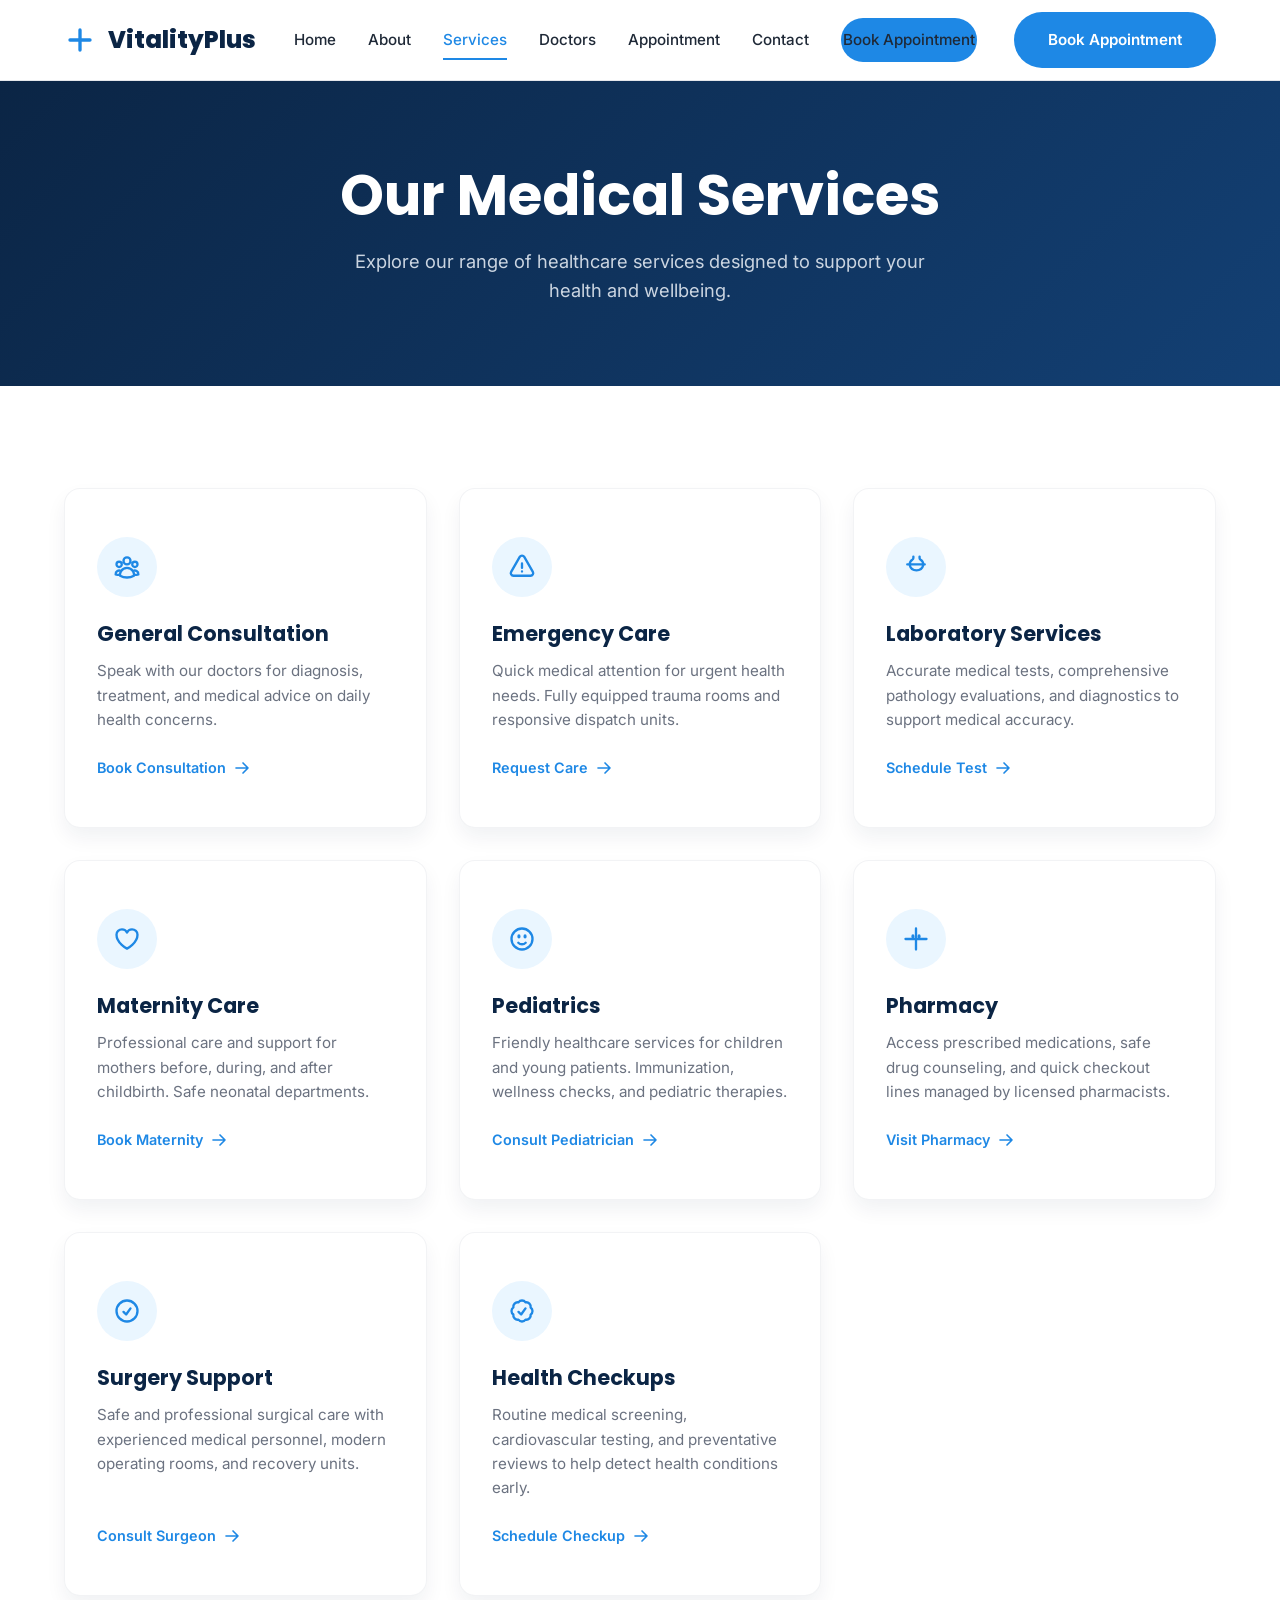
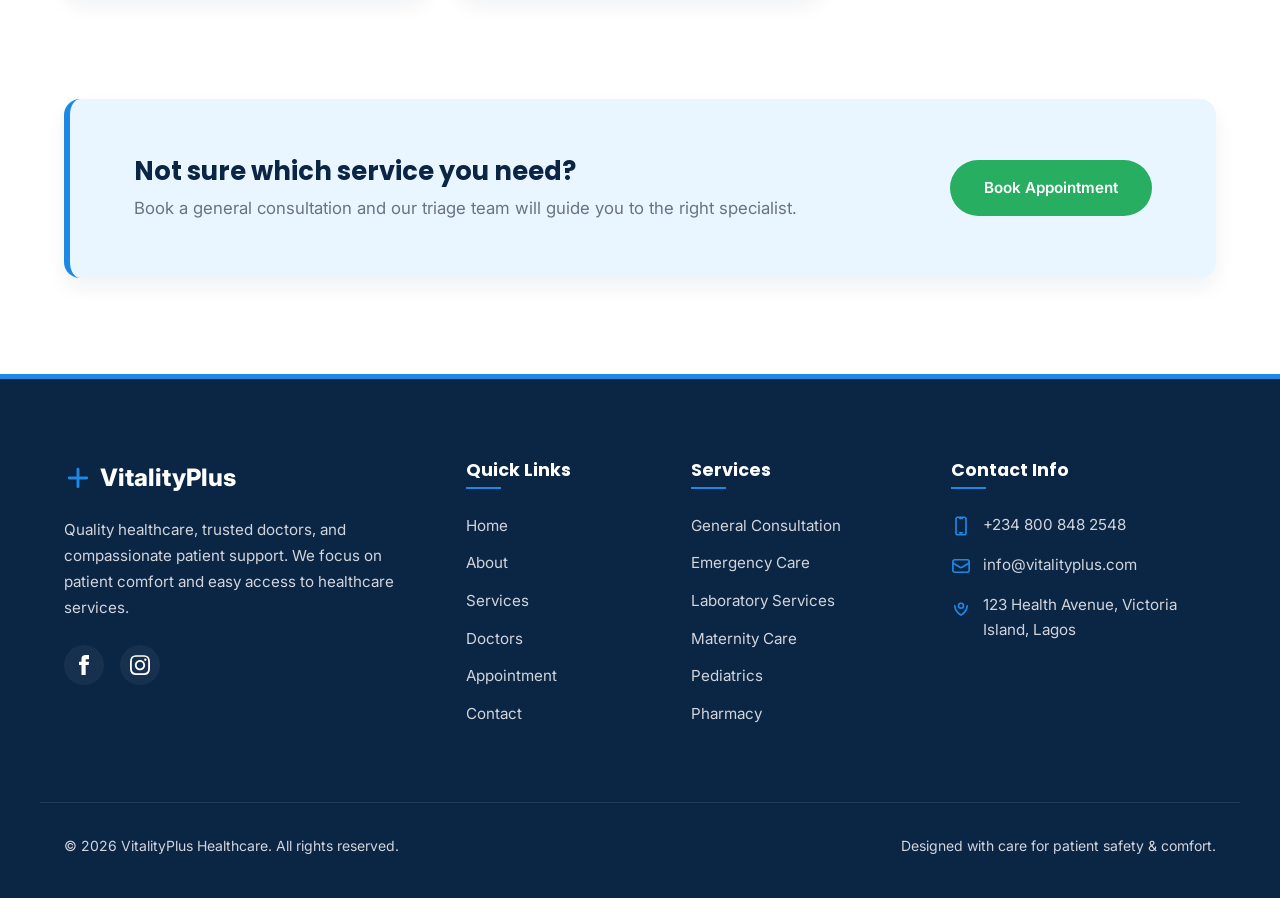
<file: services.html>
<!DOCTYPE html>
<html lang="en">
<head>
  <meta charset="UTF-8">
  <meta name="viewport" content="width=device-width, initial-scale=1.0">
  <title>Our Services - VitalityPlus</title>
  <meta name="description" content="Explore the comprehensive healthcare services offered at VitalityPlus, from general consultation and emergency care to specialized laboratory and surgery support.">
  <link rel="stylesheet" href="css/style.css">
</head>
<body>

  <!-- Sticky Header -->
  <header class="header-wrapper">
    <div class="container header-container">
      <a href="index.html" class="logo">
        <svg xmlns="http://www.w3.org/2000/svg" fill="none" viewBox="0 0 24 24" stroke-width="2.5" stroke="currentColor">
          <path stroke-linecap="round" stroke-linejoin="round" d="M12 4.5v15m7.5-7.5h-15" />
        </svg>
        VitalityPlus
      </a>
      <nav class="nav-links" id="nav-menu">
        <a href="index.html">Home</a>
        <a href="about.html">About</a>
        <a href="services.html">Services</a>
        <a href="doctors.html">Doctors</a>
        <a href="appointment.html">Appointment</a>
        <a href="contact.html">Contact</a>
        <a href="appointment.html" class="btn btn-primary btn-mobile">Book Appointment</a>
      </nav>
      <div class="nav-cta">
        <a href="appointment.html" class="btn btn-primary">Book Appointment</a>
      </div>
      <button class="mobile-nav-toggle" id="mobile-toggle" aria-label="Toggle navigation">
        <svg xmlns="http://www.w3.org/2000/svg" fill="none" viewBox="0 0 24 24" stroke-width="2" stroke="currentColor">
          <path stroke-linecap="round" stroke-linejoin="round" d="M3.75 6.75h16.5M3.75 12h16.5m-16.5 5.25h16.5" />
        </svg>
      </button>
    </div>
  </header>

  <!-- Main Content -->
  <main>
    
    <!-- Services Hero -->
    <section class="page-hero">
      <div class="container">
        <h1>Our Medical Services</h1>
        <p>Explore our range of healthcare services designed to support your health and wellbeing.</p>
      </div>
    </section>

    <!-- Full Services Grid -->
    <section>
      <div class="container">
        <div class="services-full-grid">
          
          <!-- Service 1: General Consultation -->
          <div class="card">
            <div class="icon-wrapper">
              <svg xmlns="http://www.w3.org/2000/svg" fill="none" viewBox="0 0 24 24" stroke-width="2" stroke="currentColor">
                <path stroke-linecap="round" stroke-linejoin="round" d="M18 18.72a9.094 9.094 0 003.741-.479 3 3 0 00-4.682-2.72m.94 3.198l.001.031c0 .225-.012.447-.037.666A11.944 11.944 0 0112 21c-2.17 0-4.207-.576-5.963-1.584A6.062 6.062 0 016 18.719m12 0a5.971 5.971 0 00-.941-3.197m0 0A5.995 5.995 0 0012 12.75a5.995 5.995 0 00-5.058 2.772m0 0a3 3 0 00-4.681 2.72 8.986 8.986 0 003.74.477m.94-3.197a5.971 5.971 0 00-.94 3.197M15 6.75a3 3 0 11-6 0 3 3 0 016 0zm6 3a2.25 2.25 0 11-4.5 0 2.25 2.25 0 014.5 0zm-13.5 0a2.25 2.25 0 11-4.5 0 2.25 2.25 0 014.5 0z" />
              </svg>
            </div>
            <h3>General Consultation</h3>
            <p>Speak with our doctors for diagnosis, treatment, and medical advice on daily health concerns.</p>
            <a href="appointment.html" class="learn-more">Book Consultation 
              <svg xmlns="http://www.w3.org/2000/svg" fill="none" viewBox="0 0 24 24" stroke-width="2.5" stroke="currentColor">
                <path stroke-linecap="round" stroke-linejoin="round" d="M13.5 4.5L21 12m0 0l-7.5 7.5M21 12H3" />
              </svg>
            </a>
          </div>

          <!-- Service 2: Emergency Care -->
          <div class="card">
            <div class="icon-wrapper">
              <svg xmlns="http://www.w3.org/2000/svg" fill="none" viewBox="0 0 24 24" stroke-width="2" stroke="currentColor">
                <path stroke-linecap="round" stroke-linejoin="round" d="M12 9v3.75m-9.303 3.376c-.866 1.5.217 3.374 1.948 3.374h14.71c1.73 0 2.813-1.874 1.948-3.374L13.949 3.378c-.866-1.5-3.032-1.5-3.898 0L2.697 16.126zM12 15.75h.007v.008H12v-.008z" />
              </svg>
            </div>
            <h3>Emergency Care</h3>
            <p>Quick medical attention for urgent health needs. Fully equipped trauma rooms and responsive dispatch units.</p>
            <a href="appointment.html" class="learn-more">Request Care 
              <svg xmlns="http://www.w3.org/2000/svg" fill="none" viewBox="0 0 24 24" stroke-width="2.5" stroke="currentColor">
                <path stroke-linecap="round" stroke-linejoin="round" d="M13.5 4.5L21 12m0 0l-7.5 7.5M21 12H3" />
              </svg>
            </a>
          </div>

          <!-- Service 3: Laboratory Services -->
          <div class="card">
            <div class="icon-wrapper">
              <svg xmlns="http://www.w3.org/2000/svg" fill="none" viewBox="0 0 24 24" stroke-width="2" stroke="currentColor">
                <path stroke-linecap="round" stroke-linejoin="round" d="M9.75 3.104v1.244c0 .597-.338 1.14-.88 1.403a4.5 4.5 0 00-2.247 4.016c0 .193-.016.386-.048.575a6.002 6.002 0 0011.666 0c-.032-.19-.048-.382-.048-.575a4.5 4.5 0 00-2.247-4.016 1.748 1.748 0 01-.88-1.403V3.104M4.5 9.75h15" />
              </svg>
            </div>
            <h3>Laboratory Services</h3>
            <p>Accurate medical tests, comprehensive pathology evaluations, and diagnostics to support medical accuracy.</p>
            <a href="appointment.html" class="learn-more">Schedule Test 
              <svg xmlns="http://www.w3.org/2000/svg" fill="none" viewBox="0 0 24 24" stroke-width="2.5" stroke="currentColor">
                <path stroke-linecap="round" stroke-linejoin="round" d="M13.5 4.5L21 12m0 0l-7.5 7.5M21 12H3" />
              </svg>
            </a>
          </div>

          <!-- Service 4: Maternity Care -->
          <div class="card">
            <div class="icon-wrapper">
              <svg xmlns="http://www.w3.org/2000/svg" fill="none" viewBox="0 0 24 24" stroke-width="2" stroke="currentColor">
                <path stroke-linecap="round" stroke-linejoin="round" d="M21 8.25c0-2.485-2.099-4.5-4.688-4.5-1.935 0-3.597 1.126-4.312 2.733-.715-1.607-2.377-2.733-4.313-2.733C5.1 3.75 3 5.765 3 8.25c0 7.22 9 12 9 12s9-4.78 9-12z" />
              </svg>
            </div>
            <h3>Maternity Care</h3>
            <p>Professional care and support for mothers before, during, and after childbirth. Safe neonatal departments.</p>
            <a href="appointment.html" class="learn-more">Book Maternity 
              <svg xmlns="http://www.w3.org/2000/svg" fill="none" viewBox="0 0 24 24" stroke-width="2.5" stroke="currentColor">
                <path stroke-linecap="round" stroke-linejoin="round" d="M13.5 4.5L21 12m0 0l-7.5 7.5M21 12H3" />
              </svg>
            </a>
          </div>

          <!-- Service 5: Pediatrics -->
          <div class="card">
            <div class="icon-wrapper">
              <svg xmlns="http://www.w3.org/2000/svg" fill="none" viewBox="0 0 24 24" stroke-width="2" stroke="currentColor">
                <path stroke-linecap="round" stroke-linejoin="round" d="M15.182 15.182a4.5 4.5 0 01-6.364 0M21 12a9 9 0 11-18 0 9 9 0 0118 0zM9.75 9.75c0 .414-.168.75-.375.75s-.375-.336-.375-.75.168-.75.375-.75.375.336.375.75zm-.375 0h.008v.015h-.008V9.75zm5.625 0c0 .414-.168.75-.375.75s-.375-.336-.375-.75.168-.75.375-.75.375.336.375.75zm-.375 0h.008v.015h-.008V9.75z" />
              </svg>
            </div>
            <h3>Pediatrics</h3>
            <p>Friendly healthcare services for children and young patients. Immunization, wellness checks, and pediatric therapies.</p>
            <a href="appointment.html" class="learn-more">Consult Pediatrician 
              <svg xmlns="http://www.w3.org/2000/svg" fill="none" viewBox="0 0 24 24" stroke-width="2.5" stroke="currentColor">
                <path stroke-linecap="round" stroke-linejoin="round" d="M13.5 4.5L21 12m0 0l-7.5 7.5M21 12H3" />
              </svg>
            </a>
          </div>

          <!-- Service 6: Pharmacy -->
          <div class="card">
            <div class="icon-wrapper">
              <svg xmlns="http://www.w3.org/2000/svg" fill="none" viewBox="0 0 24 24" stroke-width="2" stroke="currentColor">
                <path stroke-linecap="round" stroke-linejoin="round" d="M9.75 9.75c0 .414-.168.75-.375.75s-.375-.336-.375-.75.168-.75.375-.75.375.336.375.75zm-.375 0h.008v.015h-.008V9.75zm5.625 0c0 .414-.168.75-.375.75s-.375-.336-.375-.75.168-.75.375-.75.375.336.375.75zm-.375 0h.008v.015h-.008V9.75z" />
                <path stroke-linecap="round" stroke-linejoin="round" d="M12 3v18M3 12h18" />
              </svg>
            </div>
            <h3>Pharmacy</h3>
            <p>Access prescribed medications, safe drug counseling, and quick checkout lines managed by licensed pharmacists.</p>
            <a href="contact.html" class="learn-more">Visit Pharmacy 
              <svg xmlns="http://www.w3.org/2000/svg" fill="none" viewBox="0 0 24 24" stroke-width="2.5" stroke="currentColor">
                <path stroke-linecap="round" stroke-linejoin="round" d="M13.5 4.5L21 12m0 0l-7.5 7.5M21 12H3" />
              </svg>
            </a>
          </div>

          <!-- Service 7: Surgery Support -->
          <div class="card">
            <div class="icon-wrapper">
              <svg xmlns="http://www.w3.org/2000/svg" fill="none" viewBox="0 0 24 24" stroke-width="2" stroke="currentColor">
                <path stroke-linecap="round" stroke-linejoin="round" d="M9 12.75L11.25 15 15 9.75M21 12a9 9 0 11-18 0 9 9 0 0118 0z" />
              </svg>
            </div>
            <h3>Surgery Support</h3>
            <p>Safe and professional surgical care with experienced medical personnel, modern operating rooms, and recovery units.</p>
            <a href="appointment.html" class="learn-more">Consult Surgeon 
              <svg xmlns="http://www.w3.org/2000/svg" fill="none" viewBox="0 0 24 24" stroke-width="2.5" stroke="currentColor">
                <path stroke-linecap="round" stroke-linejoin="round" d="M13.5 4.5L21 12m0 0l-7.5 7.5M21 12H3" />
              </svg>
            </a>
          </div>

          <!-- Service 8: Health Checkups -->
          <div class="card">
            <div class="icon-wrapper">
              <svg xmlns="http://www.w3.org/2000/svg" fill="none" viewBox="0 0 24 24" stroke-width="2" stroke="currentColor">
                <path stroke-linecap="round" stroke-linejoin="round" d="M9 12.75L11.25 15 15 9.75M21 12c0 1.268-.63 2.39-1.593 3.068a3.745 3.745 0 01-1.043 3.296 3.745 3.745 0 01-3.296 1.043A3.745 3.745 0 0112 21c-1.268 0-2.39-.63-3.068-1.593a3.746 3.746 0 01-3.296-1.043 3.745 3.745 0 01-1.043-3.296A3.745 3.745 0 013 12c0-1.268.63-2.39 1.593-3.068a3.745 3.745 0 011.043-3.296 3.746 3.746 0 013.296-1.043A3.746 3.746 0 0112 3c1.268 0 2.39.63 3.068 1.593a3.746 3.746 0 013.296 1.043 3.746 3.746 0 011.043 3.296A3.745 3.745 0 0121 12z" />
              </svg>
            </div>
            <h3>Health Checkups</h3>
            <p>Routine medical screening, cardiovascular testing, and preventative reviews to help detect health conditions early.</p>
            <a href="appointment.html" class="learn-more">Schedule Checkup 
              <svg xmlns="http://www.w3.org/2000/svg" fill="none" viewBox="0 0 24 24" stroke-width="2.5" stroke="currentColor">
                <path stroke-linecap="round" stroke-linejoin="round" d="M13.5 4.5L21 12m0 0l-7.5 7.5M21 12H3" />
              </svg>
            </a>
          </div>

        </div>
      </div>
    </section>

    <!-- Service CTA Container Section -->
    <section class="container bg-white" style="padding-top: 0; padding-bottom: 6rem;">
      <div class="service-cta-container">
        <div class="service-cta-text">
          <h3>Not sure which service you need?</h3>
          <p>Book a general consultation and our triage team will guide you to the right specialist.</p>
        </div>
        <a href="appointment.html" class="btn btn-green" id="services-cta-book">Book Appointment</a>
      </div>
    </section>

  </main>

  <!-- Footer -->
  <footer>
    <div class="container footer-grid">
      <div class="footer-col footer-about">
        <a href="index.html" class="footer-logo">
          <svg xmlns="http://www.w3.org/2000/svg" fill="none" viewBox="0 0 24 24" stroke-width="2.5" stroke="currentColor">
            <path stroke-linecap="round" stroke-linejoin="round" d="M12 4.5v15m7.5-7.5h-15" />
          </svg>
          VitalityPlus
        </a>
        <p>Quality healthcare, trusted doctors, and compassionate patient support. We focus on patient comfort and easy access to healthcare services.</p>
        <div class="social-links">
          <a href="#" aria-label="Facebook">
            <svg xmlns="http://www.w3.org/2000/svg" fill="currentColor" viewBox="0 0 24 24"><path d="M9 8h-3v4h3v12h5v-12h3.642l.358-4h-4v-1.667c0-.955.192-1.333 1.115-1.333h2.885v-5h-3.808c-3.596 0-5.192 1.583-5.192 4.615v3.385z"/></svg>
          </a>
          <a href="#" aria-label="Instagram">
            <svg xmlns="http://www.w3.org/2000/svg" fill="currentColor" viewBox="0 0 24 24"><path d="M12 2.163c3.204 0 3.584.012 4.85.07 3.252.148 4.771 1.691 4.919 4.919.058 1.265.069 1.645.069 4.849 0 3.205-.012 3.584-.069 4.849-.149 3.225-1.664 4.771-4.919 4.919-1.266.058-1.644.07-4.85.07-3.204 0-3.584-.012-4.849-.07-3.26-.149-4.771-1.699-4.919-4.92-.058-1.265-.07-1.644-.07-4.849 0-3.204.013-3.583.07-4.849.149-3.227 1.664-4.771 4.919-4.919 1.266-.057 1.645-.069 4.849-.069zm0-2c-3.259 0-3.667.014-4.947.072-4.358.2-6.78 2.618-6.98 6.98-.059 1.281-.073 1.689-.073 4.948 0 3.259.014 3.668.072 4.948.2 4.358 2.618 6.78 6.98 6.98 1.281.058 1.689.072 4.948.072 3.259 0 3.668-.014 4.948-.072 4.354-.2 6.782-2.618 6.979-6.98.059-1.28.073-1.689.073-4.948 0-3.259-.014-3.667-.072-4.947-.196-4.354-2.617-6.78-6.979-6.98-1.281-.059-1.69-.073-4.949-.073zm0 5.838c-3.403 0-6.162 2.759-6.162 6.162s2.759 6.163 6.162 6.163 6.162-2.759 6.162-6.163c0-3.403-2.759-6.162-6.162-6.162zm0 10.162c-2.209 0-4-1.79-4-4 0-2.209 1.791-4 4-4s4 1.791 4 4c0 2.21-1.791 4-4 4zm6.406-11.845c-.796 0-1.441.645-1.441 1.44s.645 1.44 1.441 1.44c.795 0 1.439-.645 1.439-1.44s-.644-1.44-1.439-1.44z"/></svg>
          </a>
        </div>
      </div>
      <div class="footer-col footer-links">
        <h4>Quick Links</h4>
        <ul>
          <li><a href="index.html">Home</a></li>
          <li><a href="about.html">About</a></li>
          <li><a href="services.html">Services</a></li>
          <li><a href="doctors.html">Doctors</a></li>
          <li><a href="appointment.html">Appointment</a></li>
          <li><a href="contact.html">Contact</a></li>
        </ul>
      </div>
      <div class="footer-col footer-links">
        <h4>Services</h4>
        <ul>
          <li><a href="services.html">General Consultation</a></li>
          <li><a href="services.html">Emergency Care</a></li>
          <li><a href="services.html">Laboratory Services</a></li>
          <li><a href="services.html">Maternity Care</a></li>
          <li><a href="services.html">Pediatrics</a></li>
          <li><a href="services.html">Pharmacy</a></li>
        </ul>
      </div>
      <div class="footer-col footer-contact">
        <h4>Contact Info</h4>
        <ul>
          <li>
            <svg xmlns="http://www.w3.org/2000/svg" fill="none" viewBox="0 0 24 24" stroke-width="2" stroke="currentColor">
              <path stroke-linecap="round" stroke-linejoin="round" d="M10.5 1.5H8.25A2.25 2.25 0 0 0 6 3.75v16.5a2.25 2.25 0 0 0 2.25 2.25h7.5A2.25 2.25 0 0 0 18 20.25V3.75a2.25 2.25 0 0 0-2.25-2.25H13.5m-3 0V3h3V1.5m-3 0h3m-3 18.75h3" />
            </svg>
            +234 800 848 2548
          </li>
          <li>
            <svg xmlns="http://www.w3.org/2000/svg" fill="none" viewBox="0 0 24 24" stroke-width="2" stroke="currentColor">
              <path stroke-linecap="round" stroke-linejoin="round" d="M21.75 6.75v10.5a2.25 2.25 0 0 1-2.25 2.25h-15a2.25 2.25 0 0 1-2.25-2.25V6.75m19.5 0A2.25 2.25 0 0 0 19.5 4.5h-15a2.25 2.25 0 0 0-2.25 2.25m19.5 0v.243a2.25 2.25 0 0 1-1.07 1.916l-7.5 4.615a2.25 2.25 0 0 1-2.36 0L3.32 8.91a2.25 2.25 0 0 1-1.07-1.916V6.75" />
            </svg>
            info@vitalityplus.com
          </li>
          <li>
            <svg xmlns="http://www.w3.org/2000/svg" fill="none" viewBox="0 0 24 24" stroke-width="2" stroke="currentColor">
              <path stroke-linecap="round" stroke-linejoin="round" d="M15 10.5a3 3 0 1 1-6 0 3 3 0 0 1 6 0Z" />
              <path stroke-linecap="round" stroke-linejoin="round" d="M19.5 10.5c0 7.142-7.5 11.25-7.5 11.25s-7.5-4.108-7.5-11.25" />
            </svg>
            123 Health Avenue, Victoria Island, Lagos
          </li>
        </ul>
      </div>
    </div>
    <div class="container footer-bottom">
      <p>&copy; 2026 VitalityPlus Healthcare. All rights reserved.</p>
      <p>Designed with care for patient safety & comfort.</p>
    </div>
  </footer>

  <script src="js/main.js"></script>
</body>
</html>
</file>
<file: css/style.css>
/* -------------------------------------------------------------
   VITALITYPLUS - GLOBAL STYLESHEET
   ------------------------------------------------------------- */

/* Google Fonts Import */
@import url('https://fonts.googleapis.com/css2?family=Inter:wght@300;400;500;600;700&family=Poppins:wght@400;500;600;700;800&display=swap');

/* Design Tokens & Theme Variables */
:root {
  /* Colors */
  --medical-blue: #1E88E5;
  --medical-blue-hover: #1565C0;
  --deep-navy: #0B2545;
  --deep-navy-hover: #134074;
  --soft-sky: #EAF6FF;
  --white: #FFFFFF;
  --light-gray: #F5F7FA;
  --border-gray: #E5E7EB;
  --health-green: #27AE60;
  --health-green-hover: #219653;
  --dark-text: #1F2937;
  --gray-text: #6B7280;
  --accent-red: #EB5757;
  --accent-red-bg: #FDF2F2;

  /* Typography */
  --font-headings: 'Poppins', sans-serif;
  --font-body: 'Inter', sans-serif;

  /* Shadows */
  --shadow-sm: 0 2px 4px rgba(0, 0, 0, 0.04);
  --shadow-md: 0 10px 20px rgba(11, 37, 69, 0.06);
  --shadow-lg: 0 20px 40px rgba(11, 37, 69, 0.1);
  --shadow-hover: 0 25px 50px rgba(30, 136, 229, 0.12);

  /* Transitions */
  --transition-smooth: all 0.3s cubic-bezier(0.4, 0, 0.2, 1);
  --transition-fast: all 0.15s ease-out;

  /* Layout Spacing */
  --container-width: 1200px;
  --section-padding: clamp(4rem, 8vw, 8rem);
  --border-radius-sm: 8px;
  --border-radius-md: 16px;
  --border-radius-lg: 24px;
}

/* Base Reset & Styles */
*, *::before, *::after {
  box-sizing: border-box;
  margin: 0;
  padding: 0;
}

html {
  scroll-behavior: smooth;
  height: 100%;
}

body {
  font-family: var(--font-body);
  color: var(--dark-text);
  background-color: var(--white);
  line-height: 1.6;
  -webkit-font-smoothing: antialiased;
  display: flex;
  flex-direction: column;
  min-height: 100vh;
  overflow-x: hidden;
}

a {
  text-decoration: none;
  color: inherit;
  transition: var(--transition-fast);
}

button, input, select, textarea {
  font-family: inherit;
}

ul {
  list-style: none;
}

img {
  max-width: 100%;
  height: auto;
  display: block;
  border-radius: var(--border-radius-md);
}

/* Page Transitions */
.page-fade-in {
  animation: fadeIn 0.6s ease-out forwards;
}

@keyframes fadeIn {
  from {
    opacity: 0;
    transform: translateY(15px);
  }
  to {
    opacity: 1;
    transform: translateY(0);
  }
}

/* -------------------------------------------------------------
   REUSABLE COMPONENTS
   ------------------------------------------------------------- */

/* Containers */
.container {
  width: 100%;
  max-width: var(--container-width);
  margin: 0 auto;
  padding: 0 1.5rem;
}

/* Sections */
section {
  padding: var(--section-padding) 0;
  position: relative;
}

.bg-light {
  background-color: var(--light-gray);
}

.bg-sky {
  background-color: var(--soft-sky);
}

.bg-navy {
  background-color: var(--deep-navy);
  color: var(--white);
}

/* Headings */
h1, h2, h3, h4, h5, h6 {
  font-family: var(--font-headings);
  font-weight: 700;
  color: var(--deep-navy);
  line-height: 1.25;
}

section h2 {
  font-size: clamp(2rem, 4vw, 2.5rem);
  text-align: center;
  margin-bottom: 1rem;
}

.section-subtitle {
  text-align: center;
  color: var(--gray-text);
  font-size: 1.125rem;
  max-width: 600px;
  margin: 0 auto 4rem auto;
}

.section-header-left {
  text-align: left;
  margin-bottom: 2.5rem;
}

.section-header-left h2 {
  text-align: left;
  margin-bottom: 0.5rem;
}

.section-header-left p {
  color: var(--gray-text);
  font-size: 1.125rem;
}

/* Buttons */
.btn {
  display: inline-flex;
  align-items: center;
  justify-content: center;
  padding: 0.875rem 2rem;
  font-size: 0.95rem;
  font-weight: 600;
  border-radius: 50px;
  border: 2px solid transparent;
  cursor: pointer;
  transition: var(--transition-smooth);
}

.btn-primary {
  background-color: var(--medical-blue);
  color: var(--white);
}

.btn-primary:hover {
  background-color: var(--medical-blue-hover);
  box-shadow: 0 8px 20px rgba(30, 136, 229, 0.3);
  transform: translateY(-2px);
}

.btn-secondary {
  background-color: transparent;
  border-color: var(--medical-blue);
  color: var(--medical-blue);
}

.btn-secondary:hover {
  background-color: var(--soft-sky);
  transform: translateY(-2px);
}

.btn-green {
  background-color: var(--health-green);
  color: var(--white);
}

.btn-green:hover {
  background-color: var(--health-green-hover);
  box-shadow: 0 8px 20px rgba(39, 174, 96, 0.3);
  transform: translateY(-2px);
}

.btn-white {
  background-color: var(--white);
  color: var(--medical-blue);
}

.btn-white:hover {
  box-shadow: 0 8px 20px rgba(255, 255, 255, 0.2);
  transform: translateY(-2px);
}

.btn-navy {
  background-color: var(--deep-navy);
  color: var(--white);
}

.btn-navy:hover {
  background-color: var(--deep-navy-hover);
  box-shadow: 0 8px 20px rgba(11, 37, 69, 0.3);
  transform: translateY(-2px);
}

/* Cards */
.card {
  background: var(--white);
  border-radius: var(--border-radius-md);
  box-shadow: var(--shadow-md);
  padding: 2.5rem;
  border: 1px solid rgba(229, 231, 235, 0.5);
  transition: var(--transition-smooth);
}

.card:hover {
  transform: translateY(-6px);
  box-shadow: var(--shadow-hover);
}

/* Forms */
.form-group {
  margin-bottom: 1.5rem;
}

.form-row {
  display: grid;
  grid-template-columns: repeat(auto-fit, minmax(240px, 1fr));
  gap: 1.5rem;
}

label {
  display: block;
  font-weight: 600;
  margin-bottom: 0.5rem;
  color: var(--deep-navy);
  font-size: 0.9rem;
}

input, select, textarea {
  width: 100%;
  padding: 0.875rem 1.25rem;
  border-radius: var(--border-radius-sm);
  border: 1px solid var(--border-gray);
  background-color: var(--light-gray);
  font-size: 0.95rem;
  color: var(--dark-text);
  transition: var(--transition-smooth);
}

input:focus, select:focus, textarea:focus {
  outline: none;
  border-color: var(--medical-blue);
  background-color: var(--white);
  box-shadow: 0 0 0 4px rgba(30, 136, 229, 0.15);
}

/* Custom Icons */
.icon-wrapper {
  display: inline-flex;
  align-items: center;
  justify-content: center;
  width: 60px;
  height: 60px;
  border-radius: 50%;
  background-color: var(--soft-sky);
  color: var(--medical-blue);
  margin-bottom: 1.5rem;
}

.icon-wrapper svg {
  width: 28px;
  height: 28px;
}

/* -------------------------------------------------------------
   LAYOUT HEADER (STICKY HEADER)
   ------------------------------------------------------------- */
.header-wrapper {
  position: sticky;
  top: 0;
  z-index: 1000;
  background-color: rgba(255, 255, 255, 0.9);
  backdrop-filter: blur(12px);
  -webkit-backdrop-filter: blur(12px);
  border-bottom: 1px solid var(--border-gray);
  transition: var(--transition-smooth);
}

.header-wrapper.scrolled {
  box-shadow: var(--shadow-md);
  padding: 0.5rem 0;
}

.header-container {
  display: flex;
  align-items: center;
  justify-content: space-between;
  height: 80px;
}

/* Logo */
.logo {
  display: flex;
  align-items: center;
  gap: 0.75rem;
  font-family: var(--font-headings);
  font-size: 1.5rem;
  font-weight: 800;
  color: var(--deep-navy);
}

.logo svg {
  width: 32px;
  height: 32px;
  color: var(--medical-blue);
}

/* Navigation Links */
.nav-links {
  display: flex;
  gap: 2rem;
  align-items: center;
}

.nav-links a {
  font-weight: 500;
  font-size: 0.95rem;
  color: var(--dark-text);
  padding: 0.5rem 0;
  position: relative;
}

.nav-links a:hover, .nav-links a.active {
  color: var(--medical-blue);
}

.nav-links a::after {
  content: '';
  position: absolute;
  bottom: 0;
  left: 0;
  width: 0;
  height: 2px;
  background-color: var(--medical-blue);
  transition: var(--transition-smooth);
}

.nav-links a:hover::after, .nav-links a.active::after {
  width: 100%;
}

.nav-cta {
  display: flex;
  align-items: center;
  gap: 1rem;
}

/* Mobile Menu Button */
.mobile-nav-toggle {
  display: none;
  background: none;
  border: none;
  cursor: pointer;
  padding: 0.5rem;
  z-index: 1010;
}

.mobile-nav-toggle svg {
  width: 28px;
  height: 28px;
  color: var(--deep-navy);
}

/* Mobile Navigation Dropdown */
@media (max-width: 992px) {
  .nav-links {
    position: fixed;
    top: 80px;
    left: 100%;
    width: 100%;
    height: calc(100vh - 80px);
    background-color: var(--white);
    flex-direction: column;
    justify-content: flex-start;
    padding: 3rem 2rem;
    gap: 2rem;
    transition: var(--transition-smooth);
    z-index: 999;
    box-shadow: 0 10px 15px -3px rgba(0, 0, 0, 0.05);
  }

  .nav-links.active {
    left: 0;
  }

  .mobile-nav-toggle {
    display: block;
  }

  .nav-cta {
    display: none;
  }

  .nav-links .btn-mobile {
    display: inline-flex;
    width: 100%;
    margin-top: 1rem;
  }
}

/* -------------------------------------------------------------
   LAYOUT FOOTER
   ------------------------------------------------------------- */
footer {
  background-color: var(--deep-navy);
  color: #D1D5DB;
  padding: 5rem 0 2.5rem 0;
  border-top: 5px solid var(--medical-blue);
  margin-top: auto;
}

.footer-grid {
  display: grid;
  grid-template-columns: 2fr 1fr 1.2fr 1.5fr;
  gap: 3rem;
  margin-bottom: 4rem;
}

@media (max-width: 992px) {
  .footer-grid {
    grid-template-columns: 1fr 1fr;
  }
}

@media (max-width: 576px) {
  .footer-grid {
    grid-template-columns: 1fr;
  }
}

.footer-col h4 {
  color: var(--white);
  font-size: 1.1rem;
  margin-bottom: 1.5rem;
  position: relative;
  padding-bottom: 0.5rem;
}

.footer-col h4::after {
  content: '';
  position: absolute;
  left: 0;
  bottom: 0;
  width: 35px;
  height: 2px;
  background-color: var(--medical-blue);
}

.footer-logo {
  color: var(--white);
  font-size: 1.5rem;
  font-weight: 800;
  display: flex;
  align-items: center;
  gap: 0.5rem;
  margin-bottom: 1.25rem;
}

.footer-logo svg {
  width: 28px;
  height: 28px;
  color: var(--medical-blue);
}

.footer-about p {
  line-height: 1.7;
  font-size: 0.95rem;
}

.footer-links li {
  margin-bottom: 0.75rem;
}

.footer-links a {
  font-size: 0.95rem;
  transition: var(--transition-fast);
}

.footer-links a:hover {
  color: var(--medical-blue);
  padding-left: 5px;
}

.footer-contact li {
  display: flex;
  align-items: flex-start;
  gap: 0.75rem;
  margin-bottom: 1rem;
  font-size: 0.95rem;
}

.footer-contact svg {
  width: 20px;
  height: 20px;
  color: var(--medical-blue);
  flex-shrink: 0;
  margin-top: 0.2rem;
}

.social-links {
  display: flex;
  gap: 1rem;
  margin-top: 1.5rem;
}

.social-links a {
  display: flex;
  align-items: center;
  justify-content: center;
  width: 40px;
  height: 40px;
  border-radius: 50%;
  background-color: rgba(255, 255, 255, 0.05);
  color: var(--white);
  transition: var(--transition-smooth);
}

.social-links a:hover {
  background-color: var(--medical-blue);
  transform: translateY(-3px);
}

.social-links svg {
  width: 20px;
  height: 20px;
}

.footer-bottom {
  border-top: 1px solid rgba(255, 255, 255, 0.1);
  padding-top: 2rem;
  display: flex;
  justify-content: space-between;
  align-items: center;
  font-size: 0.875rem;
}

@media (max-width: 768px) {
  .footer-bottom {
    flex-direction: column;
    gap: 1rem;
    text-align: center;
  }
}

/* -------------------------------------------------------------
   PAGE 1: HOME PAGE
   ------------------------------------------------------------- */

/* Hero Section */
.hero-section {
  display: grid;
  grid-template-columns: 1.1fr 0.9fr;
  gap: 4rem;
  align-items: center;
  padding: 4rem 0 6rem 0;
}

@media (max-width: 992px) {
  .hero-section {
    grid-template-columns: 1fr;
    gap: 3rem;
    padding-top: 2rem;
  }
}

.hero-left h1 {
  font-size: clamp(2.5rem, 5vw, 3.75rem);
  color: var(--deep-navy);
  margin-bottom: 1.5rem;
}

.hero-left h1 span {
  color: var(--medical-blue);
}

.hero-left p {
  font-size: 1.125rem;
  color: var(--gray-text);
  margin-bottom: 2.5rem;
  max-width: 540px;
}

.hero-ctas {
  display: flex;
  gap: 1.25rem;
  margin-bottom: 3.5rem;
  flex-wrap: wrap;
}

.trust-indicators {
  display: grid;
  grid-template-columns: repeat(3, 1fr);
  gap: 1.5rem;
}

@media (max-width: 576px) {
  .trust-indicators {
    grid-template-columns: 1fr;
  }
}

.trust-item {
  display: flex;
  align-items: center;
  gap: 0.75rem;
  font-weight: 600;
  font-size: 0.9rem;
  color: var(--deep-navy);
}

.trust-item svg {
  width: 24px;
  height: 24px;
  color: var(--health-green);
}

.hero-right {
  position: relative;
}

.hero-right .doctor-image-wrapper {
  position: relative;
  border-radius: var(--border-radius-lg);
  overflow: hidden;
  box-shadow: var(--shadow-lg);
  background-color: var(--soft-sky);
}

.hero-right img {
  border-radius: 0;
  width: 100%;
  height: auto;
  object-fit: cover;
  min-height: 400px;
}

.floating-card {
  position: absolute;
  bottom: 30px;
  left: -20px;
  background-color: var(--white);
  border-radius: var(--border-radius-md);
  padding: 1.25rem 1.75rem;
  box-shadow: var(--shadow-lg);
  display: flex;
  align-items: center;
  gap: 1rem;
  max-width: 260px;
  border-left: 5px solid var(--health-green);
  animation: float 4s ease-in-out infinite;
}

@media (max-width: 992px) {
  .floating-card {
    left: 20px;
  }
}

@keyframes float {
  0% { transform: translateY(0px); }
  50% { transform: translateY(-10px); }
  100% { transform: translateY(0px); }
}

.floating-card-icon {
  background-color: #EBFDF2;
  color: var(--health-green);
  width: 44px;
  height: 44px;
  border-radius: 50%;
  display: flex;
  align-items: center;
  justify-content: center;
  flex-shrink: 0;
}

.floating-card-icon svg {
  width: 22px;
  height: 22px;
}

.floating-card-text h5 {
  font-size: 0.95rem;
  margin-bottom: 0.15rem;
}

.floating-card-text p {
  font-size: 0.8rem;
  color: var(--gray-text);
  line-height: 1.3;
}

/* Home Short About Preview */
.about-preview-grid {
  display: grid;
  grid-template-columns: 1fr 1.1fr;
  gap: 5rem;
  align-items: center;
}

@media (max-width: 992px) {
  .about-preview-grid {
    grid-template-columns: 1fr;
    gap: 3rem;
  }
}

.about-preview-left h2 {
  font-size: 2.25rem;
  text-align: left;
  margin-bottom: 1.5rem;
  color: var(--deep-navy);
}

.about-preview-left p {
  color: var(--gray-text);
  font-size: 1.05rem;
  margin-bottom: 2rem;
}

.about-preview-right img {
  box-shadow: var(--shadow-lg);
  max-height: 400px;
  width: 100%;
  object-fit: cover;
}

/* Services Preview & Directory Grids */
.services-preview-grid {
  display: grid;
  grid-template-columns: repeat(auto-fit, minmax(260px, 1fr));
  gap: 2rem;
  margin-bottom: 4rem;
}

.services-preview-grid .card {
  display: flex;
  flex-direction: column;
  align-items: flex-start;
}

.services-preview-grid .card h3 {
  font-size: 1.25rem;
  margin-bottom: 0.75rem;
}

.services-preview-grid .card p {
  color: var(--gray-text);
  font-size: 0.95rem;
  margin-bottom: 1.5rem;
  flex-grow: 1;
}

.services-preview-grid .card .learn-more {
  font-weight: 600;
  color: var(--medical-blue);
  font-size: 0.9rem;
  display: inline-flex;
  align-items: center;
  gap: 0.5rem;
}

.services-preview-grid .card .learn-more:hover {
  color: var(--medical-blue-hover);
}

.services-preview-grid .card .learn-more svg {
  width: 16px;
  height: 16px;
  transition: var(--transition-fast);
}

.services-preview-grid .card .learn-more:hover svg {
  transform: translateX(4px);
}

.grid-button-wrapper {
  text-align: center;
}

/* Doctors Preview */
.doctors-preview-grid {
  display: grid;
  grid-template-columns: repeat(auto-fit, minmax(320px, 1fr));
  gap: 2.5rem;
  margin-bottom: 4rem;
}

.doctor-card {
  background-color: var(--white);
  border-radius: var(--border-radius-md);
  box-shadow: var(--shadow-md);
  overflow: hidden;
  border: 1px solid rgba(229, 231, 235, 0.5);
  transition: var(--transition-smooth);
}

.doctor-card:hover {
  transform: translateY(-6px);
  box-shadow: var(--shadow-hover);
}

.doctor-img-container {
  height: 320px;
  overflow: hidden;
  background-color: var(--soft-sky);
}

.doctor-img-container img {
  width: 100%;
  height: 100%;
  object-fit: cover;
  border-radius: 0;
  transition: var(--transition-smooth);
}

.doctor-card:hover .doctor-img-container img {
  transform: scale(1.05);
}

.doctor-info {
  padding: 2rem;
}

.doctor-specialty {
  display: inline-block;
  background-color: var(--soft-sky);
  color: var(--medical-blue);
  padding: 0.35rem 1rem;
  border-radius: 50px;
  font-size: 0.8rem;
  font-weight: 700;
  text-transform: uppercase;
  margin-bottom: 0.75rem;
}

.doctor-info h3 {
  font-size: 1.35rem;
  margin-bottom: 0.5rem;
}

.doctor-info p {
  color: var(--gray-text);
  font-size: 0.95rem;
  margin-bottom: 1.5rem;
  line-height: 1.5;
}

.doctor-info .btn {
  width: 100%;
}

/* Appointment CTA Banner */
.appointment-cta-banner {
  background: linear-gradient(135deg, var(--deep-navy) 0%, #102A43 100%);
  color: var(--white);
  border-radius: var(--border-radius-lg);
  padding: 4.5rem 3rem;
  text-align: center;
  position: relative;
  overflow: hidden;
  box-shadow: var(--shadow-lg);
}

.appointment-cta-banner::before {
  content: '';
  position: absolute;
  top: -50%;
  left: -20%;
  width: 300px;
  height: 300px;
  background-color: rgba(30, 136, 229, 0.1);
  border-radius: 50%;
  pointer-events: none;
}

.appointment-cta-banner::after {
  content: '';
  position: absolute;
  bottom: -40%;
  right: -10%;
  width: 250px;
  height: 250px;
  background-color: rgba(39, 174, 96, 0.08);
  border-radius: 50%;
  pointer-events: none;
}

.appointment-cta-banner h2 {
  color: var(--white);
  margin-bottom: 1rem;
  font-size: clamp(1.8rem, 3.5vw, 2.5rem);
}

.appointment-cta-banner p {
  font-size: 1.15rem;
  color: #BAC7D5;
  margin-bottom: 2.5rem;
  max-width: 600px;
  margin-left: auto;
  margin-right: auto;
}

/* -------------------------------------------------------------
   PAGE HERO COMPONENT (FOR INNER PAGES)
   ------------------------------------------------------------- */
.page-hero {
  background: linear-gradient(135deg, var(--deep-navy) 0%, #134074 100%);
  color: var(--white);
  padding: 5rem 0;
  text-align: center;
  position: relative;
}

.page-hero h1 {
  color: var(--white);
  font-size: clamp(2.5rem, 5vw, 3.5rem);
  margin-bottom: 1rem;
}

.page-hero p {
  color: #CBD5E1;
  font-size: 1.15rem;
  max-width: 600px;
  margin: 0 auto;
}

/* -------------------------------------------------------------
   PAGE 2: ABOUT PAGE
   ------------------------------------------------------------- */

/* Main About */
.about-main-grid {
  display: grid;
  grid-template-columns: 1fr 1fr;
  gap: 5rem;
  align-items: center;
}

@media (max-width: 992px) {
  .about-main-grid {
    grid-template-columns: 1fr;
    gap: 3rem;
  }
}

.about-main-left h2 {
  font-size: 2.25rem;
  text-align: left;
  margin-bottom: 1.5rem;
}

.about-main-left p {
  color: var(--gray-text);
  font-size: 1.05rem;
  margin-bottom: 1.5rem;
}

.about-main-right img {
  box-shadow: var(--shadow-lg);
  max-height: 450px;
  width: 100%;
  object-fit: cover;
}

/* Mission, Vision, Values */
.mvv-grid {
  display: grid;
  grid-template-columns: repeat(3, 1fr);
  gap: 2.5rem;
}

@media (max-width: 992px) {
  .mvv-grid {
    grid-template-columns: 1fr;
  }
}

.mvv-card {
  padding: 3rem 2rem;
  text-align: center;
}

.mvv-card .icon-wrapper {
  margin-left: auto;
  margin-right: auto;
}

.mvv-card h3 {
  font-size: 1.4rem;
  margin-bottom: 1rem;
}

.mvv-card p {
  color: var(--gray-text);
  font-size: 0.95rem;
}

.values-list {
  display: flex;
  flex-direction: column;
  gap: 0.5rem;
  align-items: center;
}

.values-list li {
  display: flex;
  align-items: center;
  gap: 0.5rem;
  font-weight: 600;
  color: var(--deep-navy);
}

.values-list li svg {
  width: 16px;
  height: 16px;
  color: var(--health-green);
}

/* Why Choose Us Section */
.benefits-grid {
  display: grid;
  grid-template-columns: repeat(auto-fit, minmax(240px, 1fr));
  gap: 2rem;
}

.benefit-card {
  display: flex;
  align-items: flex-start;
  gap: 1.25rem;
  padding: 2rem;
  background-color: var(--white);
  border-radius: var(--border-radius-md);
  border: 1px solid var(--border-gray);
}

.benefit-icon {
  background-color: var(--soft-sky);
  color: var(--medical-blue);
  width: 50px;
  height: 50px;
  border-radius: 50%;
  display: flex;
  align-items: center;
  justify-content: center;
  flex-shrink: 0;
}

.benefit-icon svg {
  width: 24px;
  height: 24px;
}

.benefit-content h3 {
  font-size: 1.1rem;
  margin-bottom: 0.5rem;
}

.benefit-content p {
  font-size: 0.9rem;
  color: var(--gray-text);
  line-height: 1.5;
}

/* Hospital Image Gallery Section */
.gallery-section {
  padding: 0;
}

.gallery-container {
  max-width: 100%;
  height: 500px;
  overflow: hidden;
  box-shadow: var(--shadow-lg);
}

.gallery-container img {
  width: 100%;
  height: 100%;
  object-fit: cover;
  border-radius: 0;
}

/* -------------------------------------------------------------
   PAGE 3: SERVICES PAGE
   ------------------------------------------------------------- */
.services-full-grid {
  display: grid;
  grid-template-columns: repeat(auto-fit, minmax(270px, 1fr));
  gap: 2rem;
}

.services-full-grid .card {
  display: flex;
  flex-direction: column;
  align-items: flex-start;
  padding: 3rem 2rem;
}

.services-full-grid .card h3 {
  font-size: 1.3rem;
  margin-bottom: 0.75rem;
}

.services-full-grid .card p {
  color: var(--gray-text);
  font-size: 0.95rem;
  margin-bottom: 1.5rem;
  flex-grow: 1;
}

.services-full-grid .card .learn-more {
  font-weight: 600;
  color: var(--medical-blue);
  font-size: 0.9rem;
  display: inline-flex;
  align-items: center;
  gap: 0.5rem;
}

.services-full-grid .card .learn-more svg {
  width: 16px;
  height: 16px;
  transition: var(--transition-fast);
}

.services-full-grid .card .learn-more:hover svg {
  transform: translateX(4px);
}

/* Service CTA Banner Container */
.service-cta-container {
  display: flex;
  align-items: center;
  justify-content: space-between;
  background-color: var(--soft-sky);
  padding: 3.5rem 4rem;
  border-radius: var(--border-radius-md);
  border-left: 6px solid var(--medical-blue);
  box-shadow: var(--shadow-md);
}

@media (max-width: 768px) {
  .service-cta-container {
    flex-direction: column;
    text-align: center;
    gap: 2rem;
    padding: 3rem 2rem;
  }
}

.service-cta-text h3 {
  font-size: 1.6rem;
  margin-bottom: 0.5rem;
}

.service-cta-text p {
  color: var(--gray-text);
  font-size: 1.05rem;
}

/* -------------------------------------------------------------
   PAGE 4: DOCTORS PAGE
   ------------------------------------------------------------- */

/* Interactive Filters */
.filters-wrapper {
  display: flex;
  justify-content: center;
  flex-wrap: wrap;
  gap: 0.75rem;
  margin-bottom: 4rem;
}

.filter-btn {
  background-color: var(--light-gray);
  border: 1px solid var(--border-gray);
  color: var(--dark-text);
  padding: 0.6rem 1.5rem;
  border-radius: 50px;
  font-weight: 600;
  font-size: 0.9rem;
  cursor: pointer;
  transition: var(--transition-smooth);
}

.filter-btn:hover, .filter-btn.active {
  background-color: var(--medical-blue);
  color: var(--white);
  border-color: var(--medical-blue);
  box-shadow: 0 4px 10px rgba(30, 136, 229, 0.2);
}

.doctors-grid {
  display: grid;
  grid-template-columns: repeat(auto-fit, minmax(320px, 1fr));
  gap: 2.5rem;
  margin-bottom: 5rem;
}

/* -------------------------------------------------------------
   PAGE 5: APPOINTMENT PAGE
   ------------------------------------------------------------- */
.appointment-grid {
  display: grid;
  grid-template-columns: 1.2fr 0.8fr;
  gap: 4rem;
  align-items: flex-start;
}

@media (max-width: 992px) {
  .appointment-grid {
    grid-template-columns: 1fr;
    gap: 3rem;
  }
}

.appointment-form-card {
  padding: 3.5rem;
}

@media (max-width: 576px) {
  .appointment-form-card {
    padding: 2rem;
  }
}

.appointment-form-card h2 {
  font-size: 1.75rem;
  text-align: left;
  margin-bottom: 0.5rem;
}

.appointment-form-card .card-subtitle {
  color: var(--gray-text);
  margin-bottom: 2.5rem;
  font-size: 0.95rem;
}

.appointment-form-card .btn-submit {
  width: 100%;
  padding: 1rem;
  font-size: 1.05rem;
  margin-top: 1rem;
}

.appointment-sidebar {
  display: flex;
  flex-direction: column;
  gap: 2rem;
}

.info-card-list {
  display: flex;
  flex-direction: column;
  gap: 1.25rem;
}

.info-card-item {
  background-color: var(--light-gray);
  border-radius: var(--border-radius-md);
  padding: 1.75rem;
  display: flex;
  align-items: flex-start;
  gap: 1.25rem;
  border: 1px solid var(--border-gray);
}

.info-card-icon {
  background-color: var(--white);
  color: var(--medical-blue);
  width: 44px;
  height: 44px;
  border-radius: 50%;
  display: flex;
  align-items: center;
  justify-content: center;
  flex-shrink: 0;
  box-shadow: var(--shadow-sm);
}

.info-card-icon svg {
  width: 22px;
  height: 22px;
}

.info-card-content h4 {
  font-size: 1.05rem;
  margin-bottom: 0.25rem;
}

.info-card-content p {
  font-size: 0.875rem;
  color: var(--gray-text);
  line-height: 1.4;
}

.emergency-note-box {
  background-color: var(--accent-red-bg);
  border-left: 5px solid var(--accent-red);
  border-radius: var(--border-radius-md);
  padding: 2rem;
  color: var(--dark-text);
}

.emergency-note-box h4 {
  color: var(--accent-red);
  font-size: 1.15rem;
  margin-bottom: 0.5rem;
  display: flex;
  align-items: center;
  gap: 0.5rem;
}

.emergency-note-box h4 svg {
  width: 20px;
  height: 20px;
}

.emergency-note-box p {
  font-size: 0.95rem;
  line-height: 1.5;
}

/* Success Alerts */
.success-alert {
  background-color: #EBFDF2;
  border: 1px solid #A3E635;
  color: #15803D;
  padding: 1.5rem;
  border-radius: var(--border-radius-md);
  margin-bottom: 2rem;
  display: flex;
  align-items: flex-start;
  gap: 1rem;
}

.success-alert svg {
  width: 24px;
  height: 24px;
  flex-shrink: 0;
  margin-top: 0.1rem;
}

.success-alert h4 {
  color: #166534;
  margin-bottom: 0.25rem;
  font-size: 1.1rem;
}

.success-alert p {
  font-size: 0.9rem;
}

/* -------------------------------------------------------------
   PAGE 6: CONTACT PAGE
   ------------------------------------------------------------- */
.contact-grid {
  display: grid;
  grid-template-columns: 0.9fr 1.1fr;
  gap: 4rem;
  align-items: flex-start;
}

@media (max-width: 992px) {
  .contact-grid {
    grid-template-columns: 1fr;
    gap: 3rem;
  }
}

.contact-info-panel {
  display: flex;
  flex-direction: column;
  gap: 1.5rem;
}

.contact-info-card {
  display: flex;
  align-items: flex-start;
  gap: 1.25rem;
  padding: 2rem;
  background-color: var(--white);
  border-radius: var(--border-radius-md);
  border: 1px solid var(--border-gray);
  box-shadow: var(--shadow-sm);
}

.contact-info-card:hover {
  box-shadow: var(--shadow-md);
  transform: translateY(-2px);
}

.contact-icon-box {
  background-color: var(--soft-sky);
  color: var(--medical-blue);
  width: 48px;
  height: 48px;
  border-radius: 50%;
  display: flex;
  align-items: center;
  justify-content: center;
  flex-shrink: 0;
}

.contact-icon-box svg {
  width: 22px;
  height: 22px;
}

.contact-info-content h4 {
  font-size: 1.05rem;
  margin-bottom: 0.35rem;
}

.contact-info-content p, .contact-info-content a {
  font-size: 0.925rem;
  color: var(--gray-text);
  line-height: 1.4;
}

.contact-form-card {
  padding: 3.5rem;
}

@media (max-width: 576px) {
  .contact-form-card {
    padding: 2rem;
  }
}

.contact-form-card h2 {
  font-size: 1.75rem;
  margin-bottom: 0.5rem;
  text-align: left;
}

.contact-form-card .card-subtitle {
  color: var(--gray-text);
  margin-bottom: 2.5rem;
  font-size: 0.95rem;
}

.contact-form-card .btn-submit {
  width: 100%;
  padding: 1rem;
}

/* Map Section Container */
.map-section {
  padding-top: 0;
}

.map-placeholder-card {
  position: relative;
  height: 450px;
  border-radius: var(--border-radius-lg);
  overflow: hidden;
  box-shadow: var(--shadow-lg);
  border: 1px solid var(--border-gray);
}

.map-iframe-mock {
  width: 100%;
  height: 100%;
  background-color: #E2E8F0;
  background-image: 
    radial-gradient(#CBD5E1 15%, transparent 16%),
    radial-gradient(#CBD5E1 15%, transparent 16%);
  background-size: 60px 60px;
  background-position: 0 0, 30px 30px;
  position: relative;
  display: flex;
  align-items: center;
  justify-content: center;
}

/* Styled map graphics */
.map-road-1 {
  position: absolute;
  top: 30%;
  left: 0;
  width: 100%;
  height: 40px;
  background-color: var(--white);
  transform: rotate(-5deg);
  box-shadow: inset 0 2px 4px rgba(0,0,0,0.05);
}

.map-road-2 {
  position: absolute;
  top: 0;
  left: 60%;
  width: 50px;
  height: 100%;
  background-color: var(--white);
  transform: rotate(15deg);
  box-shadow: inset 2px 0 4px rgba(0,0,0,0.05);
}

.map-park {
  position: absolute;
  top: 10%;
  left: 10%;
  width: 150px;
  height: 120px;
  background-color: #DEF7EC;
  border-radius: var(--border-radius-md);
  border: 2px dashed #A3E635;
}

.map-river {
  position: absolute;
  bottom: 0;
  left: 0;
  width: 100%;
  height: 80px;
  background-color: #E0F2FE;
  border-top: 3px solid #BAE6FD;
}

.map-pin {
  position: relative;
  z-index: 10;
  display: flex;
  flex-direction: column;
  align-items: center;
  cursor: pointer;
  animation: bounce 2s infinite;
}

@keyframes bounce {
  0%, 100% { transform: translateY(0); }
  50% { transform: translateY(-10px); }
}

.map-pin-icon {
  background-color: var(--accent-red);
  color: var(--white);
  width: 50px;
  height: 50px;
  border-radius: 50% 50% 50% 0;
  transform: rotate(-45deg);
  display: flex;
  align-items: center;
  justify-content: center;
  box-shadow: 0 5px 15px rgba(235, 87, 87, 0.4);
}

.map-pin-icon svg {
  transform: rotate(45deg);
  width: 26px;
  height: 26px;
}

.map-pin-label {
  background-color: var(--deep-navy);
  color: var(--white);
  padding: 0.5rem 1rem;
  border-radius: var(--border-radius-sm);
  font-weight: 700;
  font-size: 0.85rem;
  margin-top: 12px;
  box-shadow: var(--shadow-md);
  white-space: nowrap;
}

.map-controls {
  position: absolute;
  bottom: 25px;
  right: 25px;
  background-color: var(--white);
  border-radius: var(--border-radius-sm);
  box-shadow: var(--shadow-md);
  display: flex;
  flex-direction: column;
  overflow: hidden;
  border: 1px solid var(--border-gray);
  z-index: 20;
}

.map-controls button {
  background: none;
  border: none;
  width: 40px;
  height: 40px;
  display: flex;
  align-items: center;
  justify-content: center;
  cursor: pointer;
  font-size: 1.25rem;
  font-weight: 600;
  color: var(--dark-text);
  transition: var(--transition-fast);
}

.map-controls button:first-child {
  border-bottom: 1px solid var(--border-gray);
}

.map-controls button:hover {
  background-color: var(--light-gray);
  color: var(--medical-blue);
}
</file>
